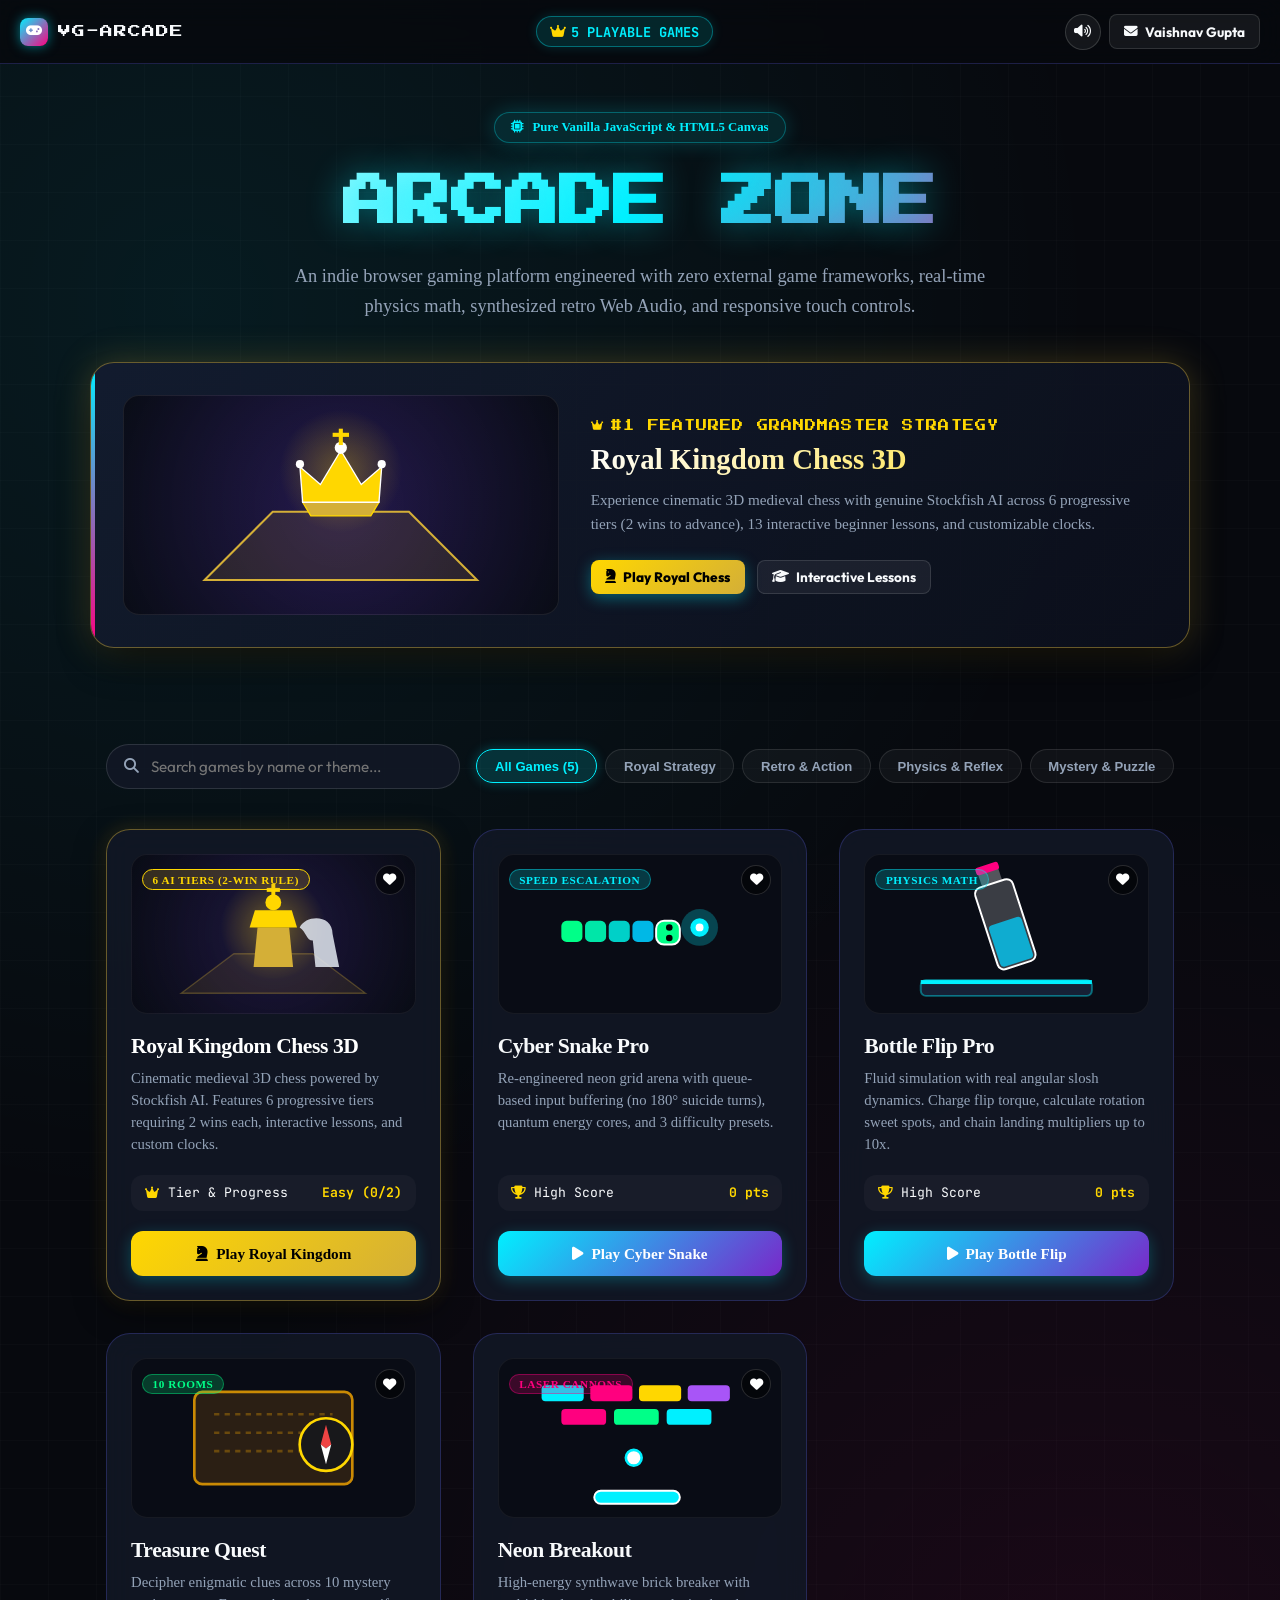
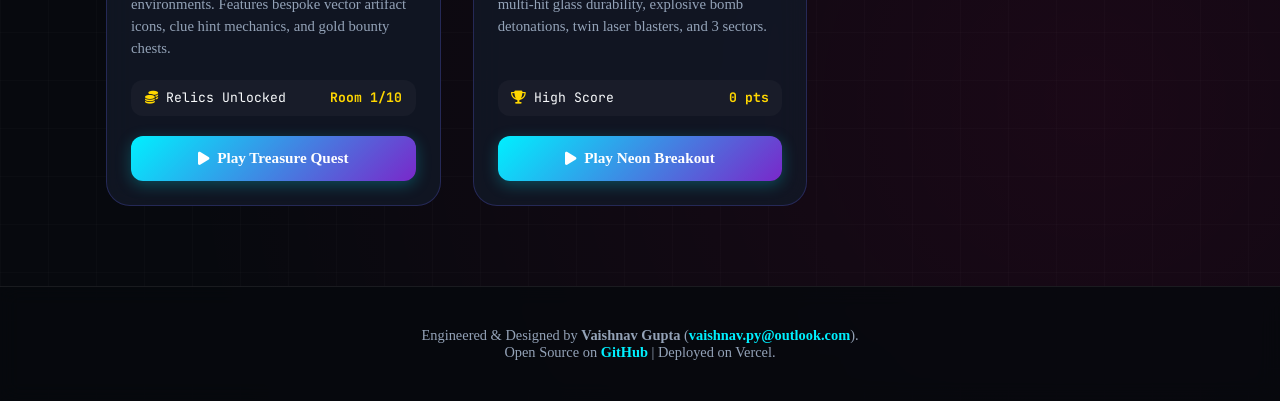
<file: index.html>
<!DOCTYPE html>
<html lang="en">
<head>
    <meta charset="UTF-8">
    <meta name="viewport" content="width=device-width, initial-scale=1.0">
    <title>Arcade Zone | Premium Web Gaming Platform</title>
    <meta name="description" content="A curated collection of modern retro browser games built with pure JavaScript, HTML5 Canvas, Web Audio, and CSS3 by Vaishnav Gupta.">
    <link rel="preconnect" href="https://fonts.googleapis.com">
    <link rel="preconnect" href="https://fonts.gstatic.com" crossorigin>
    <link href="https://fonts.googleapis.com/css2?family=Outfit:wght@300;400;500;600;700;800;900&family=Press+Start+2P&family=JetBrains+Mono:wght@500;700&display=swap" rel="stylesheet">
    <link rel="stylesheet" href="https://cdnjs.cloudflare.com/ajax/libs/font-awesome/6.5.1/css/all.min.css">
    <link rel="stylesheet" href="shared/arcade.css">
    <style>
        body {
            background-color: var(--arcade-bg);
            background-image: 
                radial-gradient(circle at 15% 15%, rgba(0, 240, 255, 0.08) 0%, transparent 45%),
                radial-gradient(circle at 85% 85%, rgba(255, 0, 127, 0.08) 0%, transparent 45%),
                linear-gradient(rgba(255, 255, 255, 0.015) 1px, transparent 1px),
                linear-gradient(90deg, rgba(255, 255, 255, 0.015) 1px, transparent 1px);
            background-size: 100% 100%, 100% 100%, 48px 48px, 48px 48px;
            color: var(--arcade-text);
            min-height: 100vh;
            display: flex;
            flex-direction: column;
            overflow-x: hidden;
        }

        /* Hero */
        .arcade-hero {
            padding: 7rem 1.5rem 2.5rem;
            max-width: 1200px;
            margin: 0 auto;
            width: 100%;
            text-align: center;
        }

        .hero-badge-pill {
            display: inline-flex;
            align-items: center;
            gap: 0.5rem;
            padding: 0.45rem 1rem;
            border-radius: 9999px;
            background: rgba(0, 240, 255, 0.1);
            border: 1px solid rgba(0, 240, 255, 0.3);
            color: var(--arcade-cyan);
            font-size: 0.8rem;
            font-weight: 700;
            margin-bottom: 1.5rem;
            box-shadow: 0 0 20px rgba(0, 240, 255, 0.2);
        }

        .hero-title {
            font-family: var(--arcade-font-retro);
            font-size: clamp(2rem, 5vw, 3.4rem);
            line-height: 1.35;
            margin-bottom: 1.25rem;
            background: linear-gradient(135deg, #ffffff 0%, var(--arcade-cyan) 50%, var(--arcade-pink) 100%);
            -webkit-background-clip: text;
            -webkit-text-fill-color: transparent;
            text-shadow: 0 0 35px rgba(0, 240, 255, 0.4);
        }

        .hero-subtitle {
            font-size: 1.15rem;
            color: var(--arcade-text-dim);
            max-width: 720px;
            margin: 0 auto 2.5rem;
            line-height: 1.65;
        }

        /* Featured Showcase Banner */
        .featured-banner {
            background: linear-gradient(135deg, rgba(20, 28, 48, 0.9) 0%, rgba(12, 16, 28, 0.9) 100%);
            border: 1px solid rgba(0, 240, 255, 0.35);
            border-radius: 1.5rem;
            padding: 2rem;
            max-width: 1100px;
            margin: 0 auto 3.5rem;
            display: grid;
            grid-template-columns: 1fr 1.3fr;
            gap: 2rem;
            align-items: center;
            text-align: left;
            position: relative;
            overflow: hidden;
            box-shadow: 0 20px 40px -15px rgba(0, 0, 0, 0.7), 0 0 30px rgba(0, 240, 255, 0.15);
        }

        .featured-banner::before {
            content: '';
            position: absolute;
            top: 0;
            left: 0;
            width: 4px;
            height: 100%;
            background: linear-gradient(180deg, var(--arcade-cyan), var(--arcade-pink));
        }

        .featured-art {
            background: rgba(0, 0, 0, 0.35);
            border: 1px solid rgba(255, 255, 255, 0.08);
            border-radius: 1rem;
            height: 220px;
            display: flex;
            align-items: center;
            justify-content: center;
            position: relative;
            overflow: hidden;
        }

        .featured-info .spotlight-tag {
            font-family: var(--arcade-font-retro);
            font-size: 0.7rem;
            color: var(--arcade-yellow);
            letter-spacing: 0.1em;
            margin-bottom: 0.75rem;
            display: inline-flex;
            align-items: center;
            gap: 0.4rem;
        }

        .featured-info h3 {
            font-size: 1.8rem;
            font-weight: 800;
            margin-bottom: 0.75rem;
            color: #ffffff;
        }

        .featured-info p {
            color: var(--arcade-text-dim);
            font-size: 0.95rem;
            line-height: 1.55;
            margin-bottom: 1.5rem;
        }

        /* Filter & Search Bar */
        .hub-controls {
            max-width: 1100px;
            margin: 0 auto 2.5rem;
            width: 100%;
            display: flex;
            flex-wrap: wrap;
            gap: 1rem;
            align-items: center;
            justify-content: space-between;
            padding: 0 1rem;
        }

        .search-box {
            position: relative;
            flex: 1;
            min-width: 260px;
        }

        .search-box i {
            position: absolute;
            left: 1.1rem;
            top: 50%;
            transform: translateY(-50%);
            color: var(--arcade-text-dim);
            font-size: 0.95rem;
        }

        .search-input {
            width: 100%;
            background: rgba(18, 24, 38, 0.85);
            border: 1px solid rgba(255, 255, 255, 0.12);
            border-radius: 9999px;
            padding: 0.75rem 1.25rem 0.75rem 2.75rem;
            color: var(--arcade-text);
            font-family: var(--arcade-font-ui);
            font-size: 0.95rem;
            outline: none;
            transition: all 0.25s ease;
        }

        .search-input:focus {
            border-color: var(--arcade-cyan);
            box-shadow: 0 0 15px rgba(0, 240, 255, 0.3);
            background: rgba(22, 30, 48, 0.95);
        }

        .filter-group {
            display: flex;
            gap: 0.5rem;
            flex-wrap: wrap;
        }

        .filter-chip {
            background: rgba(255, 255, 255, 0.04);
            border: 1px solid rgba(255, 255, 255, 0.1);
            color: var(--arcade-text-dim);
            padding: 0.55rem 1.1rem;
            border-radius: 9999px;
            font-size: 0.82rem;
            font-weight: 700;
            cursor: pointer;
            transition: all 0.2s ease;
        }

        .filter-chip:hover {
            border-color: var(--arcade-cyan);
            color: var(--arcade-text);
        }

        .filter-chip.active {
            background: rgba(0, 240, 255, 0.15);
            border-color: var(--arcade-cyan);
            color: var(--arcade-cyan);
            box-shadow: 0 0 12px rgba(0, 240, 255, 0.25);
        }

        /* Games Grid */
        .games-collection {
            max-width: 1100px;
            margin: 0 auto 5rem;
            width: 100%;
            padding: 0 1rem;
        }

        .games-grid {
            display: grid;
            grid-template-columns: repeat(auto-fit, minmax(320px, 1fr));
            gap: 2rem;
        }

        .game-card-hub {
            background: var(--arcade-surface-card);
            border: 1px solid var(--arcade-border);
            border-radius: 1.5rem;
            padding: 1.5rem;
            display: flex;
            flex-direction: column;
            text-decoration: none;
            color: var(--arcade-text);
            transition: all 0.35s cubic-bezier(0.16, 1, 0.3, 1);
            backdrop-filter: blur(14px);
            position: relative;
            overflow: hidden;
        }

        .game-card-hub::before {
            content: '';
            position: absolute;
            top: 0;
            left: 0;
            right: 0;
            height: 3px;
            background: linear-gradient(90deg, transparent, var(--arcade-cyan), transparent);
            opacity: 0;
            transition: opacity 0.3s ease;
        }

        .game-card-hub:hover {
            transform: translateY(-8px);
            border-color: var(--arcade-cyan);
            box-shadow: 0 20px 40px -10px rgba(0, 0, 0, 0.7), 0 0 25px rgba(0, 240, 255, 0.2);
        }

        .game-card-hub:hover::before {
            opacity: 1;
        }

        /* Card Art Canvas / Banner */
        .card-art-box {
            width: 100%;
            height: 160px;
            border-radius: 1rem;
            background: #090c15;
            border: 1px solid rgba(255, 255, 255, 0.06);
            display: flex;
            align-items: center;
            justify-content: center;
            margin-bottom: 1.25rem;
            position: relative;
            overflow: hidden;
            transition: transform 0.35s ease;
        }

        .game-card-hub:hover .card-art-box {
            transform: scale(1.02);
        }

        .card-top-badges {
            position: absolute;
            top: 10px;
            left: 10px;
            right: 10px;
            display: flex;
            justify-content: space-between;
            align-items: center;
            pointer-events: none;
        }

        .diff-pill {
            padding: 0.2rem 0.6rem;
            border-radius: 9999px;
            font-size: 0.7rem;
            font-weight: 800;
            letter-spacing: 0.05em;
            text-transform: uppercase;
        }

        .diff-casual { background: rgba(0, 255, 136, 0.2); color: #00ff88; border: 1px solid rgba(0, 255, 136, 0.4); }
        .diff-medium { background: rgba(0, 240, 255, 0.2); color: #00f0ff; border: 1px solid rgba(0, 240, 255, 0.4); }
        .diff-hard { background: rgba(255, 0, 127, 0.2); color: #ff007f; border: 1px solid rgba(255, 0, 127, 0.4); }

        .fav-toggle-btn {
            pointer-events: auto;
            width: 30px;
            height: 30px;
            border-radius: 50%;
            background: rgba(0, 0, 0, 0.5);
            border: 1px solid rgba(255, 255, 255, 0.15);
            color: #ffffff;
            display: flex;
            align-items: center;
            justify-content: center;
            cursor: pointer;
            transition: all 0.2s ease;
        }

        .fav-toggle-btn.favorited {
            color: var(--arcade-pink);
            background: rgba(255, 0, 127, 0.25);
            border-color: var(--arcade-pink);
        }

        .game-card-hub .card-title {
            font-size: 1.35rem;
            font-weight: 800;
            margin-bottom: 0.5rem;
            letter-spacing: -0.02em;
        }

        .game-card-hub .card-desc {
            font-size: 0.92rem;
            color: var(--arcade-text-dim);
            line-height: 1.5;
            margin-bottom: 1.25rem;
            flex-grow: 1;
        }

        .card-stats-row {
            display: flex;
            justify-content: space-between;
            align-items: center;
            padding: 0.6rem 0.85rem;
            background: rgba(255, 255, 255, 0.03);
            border-radius: 0.75rem;
            margin-bottom: 1.25rem;
            font-size: 0.82rem;
            font-family: var(--arcade-font-mono);
        }

        .card-stats-row .score-tag {
            color: var(--arcade-yellow);
            font-weight: 700;
        }

        .card-play-btn {
            width: 100%;
            padding: 0.85rem 1.25rem;
            background: linear-gradient(135deg, var(--arcade-cyan) 0%, var(--arcade-purple) 100%);
            border: none;
            border-radius: 0.75rem;
            color: #ffffff;
            font-size: 0.95rem;
            font-weight: 700;
            display: inline-flex;
            align-items: center;
            justify-content: center;
            gap: 0.5rem;
            box-shadow: 0 4px 15px rgba(0, 240, 255, 0.25);
            transition: all 0.2s ease;
        }

        .game-card-hub:hover .card-play-btn {
            box-shadow: 0 6px 22px rgba(0, 240, 255, 0.5);
            transform: scale(1.02);
        }

        /* Empty State */
        .empty-search-state {
            display: none;
            text-align: center;
            padding: 4rem 1.5rem;
            max-width: 500px;
            margin: 0 auto;
        }

        .empty-search-state.active {
            display: block;
        }

        .empty-icon {
            font-size: 3.5rem;
            color: var(--arcade-pink);
            margin-bottom: 1rem;
            filter: drop-shadow(0 0 15px rgba(255, 0, 127, 0.4));
        }

        /* Footer */
        footer {
            border-top: 1px solid rgba(255, 255, 255, 0.08);
            padding: 2.5rem 1.5rem;
            text-align: center;
            color: var(--arcade-text-dim);
            font-size: 0.9rem;
            background: rgba(7, 9, 14, 0.85);
            backdrop-filter: blur(10px);
            margin-top: auto;
        }

        footer a {
            color: var(--arcade-cyan);
            text-decoration: none;
            font-weight: 600;
        }

        footer a:hover {
            text-decoration: underline;
        }

        @media (max-width: 768px) {
            .featured-banner {
                grid-template-columns: 1fr;
                padding: 1.5rem;
            }
            .featured-art {
                height: 170px;
            }
            .hub-controls {
                flex-direction: column;
                align-items: stretch;
            }
        }
    </style>
</head>
<body>

    <!-- Top Navigation -->
    <header class="arcade-header">
        <a href="index.html" class="arcade-brand">
            <div class="arcade-brand-icon"><i class="fas fa-gamepad"></i></div>
            <span>VG-ARCADE</span>
        </a>

        <div class="arcade-stats-bar">
            <div class="arcade-badge arcade-badge-highlight">
                <i class="fas fa-crown" style="color:var(--arcade-yellow);"></i> <span>5 PLAYABLE GAMES</span>
            </div>
        </div>

        <div class="arcade-actions">
            <button class="arcade-btn arcade-btn-icon arcade-sound-btn" onclick="ArcadeAudio.toggleMute()" title="Mute/Unmute Audio">
                <i class="fas fa-volume-up"></i>
            </button>
            <a href="mailto:vaishnav.py@outlook.com" class="arcade-btn arcade-btn-ghost" title="Contact Developer">
                <i class="fas fa-envelope"></i> <span class="hide-mobile">Vaishnav Gupta</span>
            </a>
        </div>
    </header>

    <!-- Hero Section -->
    <section class="arcade-hero">
        <div class="hero-badge-pill">
            <i class="fas fa-microchip"></i> Pure Vanilla JavaScript &amp; HTML5 Canvas
        </div>
        <h1 class="hero-title">ARCADE ZONE</h1>
        <p class="hero-subtitle">
            An indie browser gaming platform engineered with zero external game frameworks, real-time physics math, synthesized retro Web Audio, and responsive touch controls.
        </p>

        <!-- Featured Spotlight Showcase: Royal Kingdom Chess -->
        <div class="featured-banner" style="border-color: rgba(212, 175, 55, 0.45); box-shadow: 0 20px 40px -15px rgba(0, 0, 0, 0.8), 0 0 35px rgba(212, 175, 55, 0.25);">
            <div class="featured-art" style="background: radial-gradient(circle at 50% 50%, rgba(76, 29, 149, 0.35) 0%, rgba(9, 12, 21, 0.95) 100%);">
                <!-- Custom SVG Vector Artwork for Royal Kingdom Chess -->
                <svg viewBox="0 0 240 160" width="100%" height="100%">
                    <defs>
                        <radialGradient id="chessGlow" cx="50%" cy="50%" r="50%">
                            <stop offset="0%" stop-color="#ffd700" stop-opacity="0.3" />
                            <stop offset="100%" stop-color="#ffd700" stop-opacity="0" />
                        </radialGradient>
                    </defs>
                    <polygon points="20,135 70,85 170,85 220,135" fill="rgba(212, 175, 55, 0.12)" stroke="#d4af37" stroke-width="1.5" />
                    <circle cx="120" cy="55" r="45" fill="url(#chessGlow)" />
                    <path d="M92 78 L148 78 L142 88 L98 88 Z" fill="#d4af37" stroke="#ffd700" stroke-width="1" />
                    <path d="M92 78 L90 52 L105 65 L120 40 L135 65 L150 52 L148 78 Z" fill="#ffd700" stroke="#ffffff" stroke-width="1" />
                    <circle cx="90" cy="50" r="3" fill="#ffffff" />
                    <circle cx="120" cy="38" r="4.5" fill="#ffffff" />
                    <circle cx="150" cy="50" r="3" fill="#ffffff" />
                    <rect x="118.5" y="24" width="3" height="12" fill="#ffd700" />
                    <rect x="114" y="27" width="12" height="3" fill="#ffd700" />
                </svg>
            </div>
            <div class="featured-info">
                <div class="spotlight-tag" style="color:var(--arcade-yellow);"><i class="fas fa-crown"></i> #1 FEATURED GRANDMASTER STRATEGY</div>
                <h3 style="background: linear-gradient(135deg, #ffffff 0%, #ffd700 100%); -webkit-background-clip: text; -webkit-text-fill-color: transparent;">Royal Kingdom Chess 3D</h3>
                <p>
                    Experience cinematic 3D medieval chess with genuine Stockfish AI across 6 progressive tiers (2 wins to advance), 13 interactive beginner lessons, and customizable clocks.
                </p>
                <div style="display:flex; gap:0.75rem; flex-wrap:wrap;">
                    <a href="games/chess/index.html" class="arcade-btn arcade-btn-primary" style="background: linear-gradient(135deg, #ffd700 0%, #d4af37 100%); color:#000; font-weight:800;">
                        <i class="fas fa-chess-knight"></i> Play Royal Chess
                    </a>
                    <a href="games/chess/index.html" class="arcade-btn arcade-btn-ghost">
                        <i class="fas fa-graduation-cap"></i> Interactive Lessons
                    </a>
                </div>
            </div>
        </div>
    </section>

    <!-- Hub Controls (Search & Category Filters) -->
    <div class="hub-controls">
        <div class="search-box">
            <i class="fas fa-search"></i>
            <input type="text" id="searchInput" class="search-input" placeholder="Search games by name or theme..." oninput="handleSearch()">
        </div>

        <div class="filter-group">
            <button class="filter-chip active" data-cat="all" onclick="filterCategory('all')">All Games (5)</button>
            <button class="filter-chip" data-cat="strategy" onclick="filterCategory('strategy')">Royal Strategy</button>
            <button class="filter-chip" data-cat="action" onclick="filterCategory('action')">Retro &amp; Action</button>
            <button class="filter-chip" data-cat="physics" onclick="filterCategory('physics')">Physics &amp; Reflex</button>
            <button class="filter-chip" data-cat="puzzle" onclick="filterCategory('puzzle')">Mystery &amp; Puzzle</button>
        </div>
    </div>

    <!-- Games Collection -->
    <main class="games-collection">
        <div class="games-grid" id="gamesGrid">

            <!-- 1. Royal Kingdom Chess 3D (FIRST FEATURED GAME) -->
            <a href="games/chess/index.html" class="game-card-hub" data-id="chess" data-cat="strategy" data-title="Royal Kingdom Chess 3D" onmouseenter="ArcadeAudio.playClick()" style="border-color: rgba(212, 175, 55, 0.45); box-shadow: 0 10px 30px rgba(0,0,0,0.6), 0 0 20px rgba(212, 175, 55, 0.2);">
                <div class="card-art-box" style="background: radial-gradient(circle at 50% 50%, rgba(76, 29, 149, 0.25) 0%, #090c15 100%);">
                    <div class="card-top-badges">
                        <span class="diff-pill" style="background:rgba(212, 175, 55, 0.2); color:#ffd700; border:1px solid #ffd700;">6 AI Tiers (2-Win Rule)</span>
                        <button class="fav-toggle-btn" onclick="event.preventDefault(); toggleFav('chess', this)" title="Bookmark"><i class="fas fa-heart"></i></button>
                    </div>
                    <!-- Custom SVG Art: Golden King & Knight -->
                    <svg viewBox="0 0 200 120" width="100%" height="100%">
                        <defs>
                            <radialGradient id="cardGlow" cx="50%" cy="50%" r="50%">
                                <stop offset="0%" stop-color="#ffd700" stop-opacity="0.35" />
                                <stop offset="100%" stop-color="#ffd700" stop-opacity="0" />
                            </radialGradient>
                        </defs>
                        <circle cx="100" cy="55" r="40" fill="url(#cardGlow)" />
                        <polygon points="30,105 70,75 130,75 170,105" fill="rgba(212, 175, 55, 0.1)" stroke="rgba(212, 175, 55, 0.3)" stroke-width="1" />
                        <path d="M85 85 L115 85 L112 55 L88 55 Z" fill="#d4af37" />
                        <path d="M82 55 L118 55 L114 42 L86 42 Z" fill="#ffd700" />
                        <circle cx="100" cy="36" r="6" fill="#ffd700" />
                        <rect x="98.5" y="22" width="3" height="10" fill="#ffd700" />
                        <rect x="95" y="25" width="10" height="3" fill="#ffd700" />
                        <path d="M125 85 L150 85 L145 60 C145 45, 125 45, 120 55 C125 58, 125 65, 130 65 L132 85 Z" fill="#e2e8f0" opacity="0.85" />
                    </svg>
                </div>
                <h2 class="card-title" style="color:#ffffff;">Royal Kingdom Chess 3D</h2>
                <p class="card-desc">
                    Cinematic medieval 3D chess powered by Stockfish AI. Features 6 progressive tiers requiring 2 wins each, interactive lessons, and custom clocks.
                </p>
                <div class="card-stats-row">
                    <span><i class="fas fa-crown" style="color:var(--arcade-yellow);"></i> Tier &amp; Progress</span>
                    <span class="score-tag" id="hs_chess">Easy (0/2)</span>
                </div>
                <div class="card-play-btn" style="background: linear-gradient(135deg, #ffd700 0%, #d4af37 100%); color:#000; font-weight:800;">
                    <i class="fas fa-chess-knight"></i> Play Royal Kingdom
                </div>
            </a>

            <!-- 2. Cyber Snake Pro -->
            <a href="games/snake/index.html" class="game-card-hub" data-id="snake" data-cat="action" data-title="Cyber Snake Pro" onmouseenter="ArcadeAudio.playClick()">
                <div class="card-art-box">
                    <div class="card-top-badges">
                        <span class="diff-pill diff-medium">Speed Escalation</span>
                        <button class="fav-toggle-btn" onclick="event.preventDefault(); toggleFav('snake', this)" title="Bookmark"><i class="fas fa-heart"></i></button>
                    </div>
                    <!-- Custom SVG Art: Neon Snake & Quantum Core -->
                    <svg viewBox="0 0 200 120" width="100%" height="100%">
                        <circle cx="145" cy="55" r="14" fill="rgba(0, 240, 255, 0.25)" />
                        <circle cx="145" cy="55" r="7" fill="#00f0ff" />
                        <circle cx="145" cy="55" r="3" fill="#ffffff" />
                        <!-- Snake Body Segments -->
                        <rect x="40" y="50" width="16" height="16" rx="4" fill="#00ff88" />
                        <rect x="58" y="50" width="16" height="16" rx="4" fill="#00e6a8" />
                        <rect x="76" y="50" width="16" height="16" rx="4" fill="#00d0c8" />
                        <rect x="94" y="50" width="16" height="16" rx="4" fill="#00b8e6" />
                        <rect x="112" y="50" width="18" height="18" rx="6" fill="#00ff88" stroke="#ffffff" stroke-width="1.5" />
                        <!-- Eyes -->
                        <circle cx="122" cy="55" r="2.5" fill="#000000" />
                        <circle cx="122" cy="63" r="2.5" fill="#000000" />
                    </svg>
                </div>
                <h2 class="card-title">Cyber Snake Pro</h2>
                <p class="card-desc">
                    Re-engineered neon grid arena with queue-based input buffering (no 180° suicide turns), quantum energy cores, and 3 difficulty presets.
                </p>
                <div class="card-stats-row">
                    <span><i class="fas fa-trophy" style="color:var(--arcade-yellow);"></i> High Score</span>
                    <span class="score-tag" id="hs_snake">0</span>
                </div>
                <div class="card-play-btn">
                    <i class="fas fa-play"></i> Play Cyber Snake
                </div>
            </a>

            <!-- 2. Bottle Flip Pro -->
            <a href="games/bottle/index.html" class="game-card-hub" data-id="bottle" data-cat="physics" data-title="Bottle Flip Pro" onmouseenter="ArcadeAudio.playClick()">
                <div class="card-art-box">
                    <div class="card-top-badges">
                        <span class="diff-pill diff-medium">Physics Math</span>
                        <button class="fav-toggle-btn" onclick="event.preventDefault(); toggleFav('bottle', this)" title="Bookmark"><i class="fas fa-heart"></i></button>
                    </div>
                    <!-- Custom SVG Art: 2.5D Glossy Bottle & Landing Platform -->
                    <svg viewBox="0 0 200 120" width="100%" height="100%">
                        <!-- Platform -->
                        <rect x="35" y="95" width="130" height="12" rx="4" fill="#162035" stroke="rgba(0, 240, 255, 0.4)" stroke-width="1.5" />
                        <rect x="35" y="95" width="130" height="3" fill="#00f0ff" />
                        <!-- Bottle (Tilted Stunt) -->
                        <g transform="translate(100, 55) rotate(-18)">
                            <rect x="-15" y="-35" width="30" height="65" rx="5" fill="rgba(255,255,255,0.2)" stroke="#ffffff" stroke-width="1.5" />
                            <rect x="-13" y="-5" width="26" height="33" rx="3" fill="rgba(0, 210, 255, 0.75)" />
                            <rect x="-8" y="-45" width="16" height="10" fill="rgba(255,255,255,0.3)" />
                            <rect x="-9" y="-50" width="18" height="6" rx="2" fill="#ff007f" />
                        </g>
                    </svg>
                </div>
                <h2 class="card-title">Bottle Flip Pro</h2>
                <p class="card-desc">
                    Fluid simulation with real angular slosh dynamics. Charge flip torque, calculate rotation sweet spots, and chain landing multipliers up to 10x.
                </p>
                <div class="card-stats-row">
                    <span><i class="fas fa-trophy" style="color:var(--arcade-yellow);"></i> High Score</span>
                    <span class="score-tag" id="hs_bottle">0</span>
                </div>
                <div class="card-play-btn">
                    <i class="fas fa-play"></i> Play Bottle Flip
                </div>
            </a>

            <!-- 3. Treasure Quest Adventure -->
            <a href="games/treasure/index.html" class="game-card-hub" data-id="treasure" data-cat="puzzle" data-title="Treasure Quest Adventure" onmouseenter="ArcadeAudio.playClick()">
                <div class="card-art-box">
                    <div class="card-top-badges">
                        <span class="diff-pill diff-casual">10 Rooms</span>
                        <button class="fav-toggle-btn" onclick="event.preventDefault(); toggleFav('treasure', this)" title="Bookmark"><i class="fas fa-heart"></i></button>
                    </div>
                    <!-- Custom SVG Art: Compass & Ancient Scroll -->
                    <svg viewBox="0 0 200 120" width="100%" height="100%">
                        <!-- Aged parchment -->
                        <rect x="40" y="25" width="120" height="70" rx="6" fill="#2b1f14" stroke="#ca8a04" stroke-width="2" />
                        <line x1="55" y1="42" x2="145" y2="42" stroke="rgba(202, 138, 4, 0.4)" stroke-width="2" stroke-dasharray="4,4" />
                        <line x1="55" y1="56" x2="135" y2="56" stroke="rgba(202, 138, 4, 0.4)" stroke-width="2" stroke-dasharray="4,4" />
                        <line x1="55" y1="70" x2="120" y2="70" stroke="rgba(202, 138, 4, 0.4)" stroke-width="2" stroke-dasharray="4,4" />
                        <!-- Golden Compass -->
                        <circle cx="140" cy="65" r="20" fill="#18181b" stroke="#ffd700" stroke-width="2" />
                        <polygon points="140,50 144,65 140,68 136,65" fill="#ef4444" />
                        <polygon points="140,80 144,65 140,68 136,65" fill="#ffffff" />
                    </svg>
                </div>
                <h2 class="card-title">Treasure Quest</h2>
                <p class="card-desc">
                    Decipher enigmatic clues across 10 mystery environments. Features bespoke vector artifact icons, clue hint mechanics, and gold bounty chests.
                </p>
                <div class="card-stats-row">
                    <span><i class="fas fa-coins" style="color:var(--arcade-yellow);"></i> Relics Unlocked</span>
                    <span class="score-tag" id="hs_treasure">Room 1/10</span>
                </div>
                <div class="card-play-btn">
                    <i class="fas fa-play"></i> Play Treasure Quest
                </div>
            </a>

            <!-- 4. Neon Breakout -->
            <a href="games/breaker/index.html" class="game-card-hub" data-id="breaker" data-cat="action" data-title="Neon Breakout" onmouseenter="ArcadeAudio.playClick()">
                <div class="card-art-box">
                    <div class="card-top-badges">
                        <span class="diff-pill diff-hard">Laser Cannons</span>
                        <button class="fav-toggle-btn" onclick="event.preventDefault(); toggleFav('breaker', this)" title="Bookmark"><i class="fas fa-heart"></i></button>
                    </div>
                    <!-- Custom SVG Art: Glass Bricks & Ball -->
                    <svg viewBox="0 0 200 120" width="100%" height="100%">
                        <rect x="25" y="20" width="32" height="12" rx="3" fill="#00f0ff" />
                        <rect x="62" y="20" width="32" height="12" rx="3" fill="#ff007f" />
                        <rect x="99" y="20" width="32" height="12" rx="3" fill="#ffd700" />
                        <rect x="136" y="20" width="32" height="12" rx="3" fill="#a855f7" />

                        <rect x="40" y="38" width="34" height="12" rx="3" fill="#ff007f" />
                        <rect x="80" y="38" width="34" height="12" rx="3" fill="#00ff88" />
                        <rect x="120" y="38" width="34" height="12" rx="3" fill="#00f0ff" />

                        <!-- Ball -->
                        <circle cx="95" cy="75" r="6" fill="#ffffff" stroke="#00f0ff" stroke-width="2" />
                        <!-- Paddle -->
                        <rect x="65" y="100" width="65" height="10" rx="5" fill="#00f0ff" stroke="#ffffff" stroke-width="1.5" />
                    </svg>
                </div>
                <h2 class="card-title">Neon Breakout</h2>
                <p class="card-desc">
                    High-energy synthwave brick breaker with multi-hit glass durability, explosive bomb detonations, twin laser blasters, and 3 sectors.
                </p>
                <div class="card-stats-row">
                    <span><i class="fas fa-trophy" style="color:var(--arcade-yellow);"></i> High Score</span>
                    <span class="score-tag" id="hs_breaker">0</span>
                </div>
                <div class="card-play-btn">
                    <i class="fas fa-play"></i> Play Neon Breakout
                </div>
            </a>

        </div>

        <!-- Empty Filter State -->
        <div class="empty-search-state" id="emptyState">
            <div class="empty-icon"><i class="fas fa-ghost"></i></div>
            <h3 style="font-size:1.4rem; margin-bottom:0.5rem;">No Games Found</h3>
            <p style="color:var(--arcade-text-dim); margin-bottom:1.5rem;">
                No arcade game matched your query. Try searching for "Chess", "Snake", "Bottle", "Treasure", or "Breakout".
            </p>
            <button class="arcade-btn arcade-btn-primary" onclick="resetFilters()">
                <i class="fas fa-undo"></i> Reset Filters
            </button>
        </div>
    </main>

    <!-- Footer -->
    <footer>
        <p>
            Engineered &amp; Designed by <strong>Vaishnav Gupta</strong> (<a href="mailto:vaishnav.py@outlook.com">vaishnav.py@outlook.com</a>).
            <br>
            Open Source on <a href="https://github.com/vaishnavgupta07/arcade-games" target="_blank" rel="noopener">GitHub</a> | Deployed on Vercel.
        </p>
    </footer>

    <!-- Scripts -->
    <script src="shared/arcade-core.js"></script>
    <script>
        let currentCat = 'all';

        function loadStats() {
            // Royal Kingdom Chess progress
            try {
                const chessHistory = JSON.parse(localStorage.getItem('arcade_chess_match_history') || '[]');
                const winsEasy = chessHistory.filter(r => r.difficulty === 'easy' && r.result === 'win').length;
                const winsMed = chessHistory.filter(r => r.difficulty === 'medium' && r.result === 'win').length;
                const winsNorm = chessHistory.filter(r => r.difficulty === 'normal' && r.result === 'win').length;
                const winsHard = chessHistory.filter(r => r.difficulty === 'hard' && r.result === 'win').length;
                const winsVH = chessHistory.filter(r => r.difficulty === 'very_hard' && r.result === 'win').length;
                const winsExp = chessHistory.filter(r => r.difficulty === 'expert' && r.result === 'win').length;

                let tierLabel = 'Easy';
                let tierWins = winsEasy;
                if (winsEasy >= 2) { tierLabel = 'Medium'; tierWins = winsMed; }
                if (winsEasy >= 2 && winsMed >= 2) { tierLabel = 'Normal'; tierWins = winsNorm; }
                if (winsEasy >= 2 && winsMed >= 2 && winsNorm >= 2) { tierLabel = 'Hard'; tierWins = winsHard; }
                if (winsEasy >= 2 && winsMed >= 2 && winsNorm >= 2 && winsHard >= 2) { tierLabel = 'Very Hard'; tierWins = winsVH; }
                if (winsEasy >= 2 && winsMed >= 2 && winsNorm >= 2 && winsHard >= 2 && winsVH >= 2) { tierLabel = 'Expert'; tierWins = winsExp; }

                const chessBadge = document.getElementById('hs_chess');
                if (chessBadge) {
                    chessBadge.innerText = `${tierLabel} (${Math.min(2, tierWins)}/2)`;
                }
            } catch (e) {}

            // Snake best score
            const snakeBest = Math.max(
                ArcadeStorage.getHighScore('snake_arcade', 0),
                ArcadeStorage.getHighScore('snake_turbo', 0),
                ArcadeStorage.getHighScore('snake_casual', 0),
                parseInt(localStorage.getItem('snakeBestScore') || 0)
            );
            document.getElementById('hs_snake').innerText = `${snakeBest} pts`;

            // Bottle best score
            const bottleBest = Math.max(
                ArcadeStorage.getHighScore('bottle_classic', 0),
                ArcadeStorage.getHighScore('bottle_moving', 0),
                parseInt(localStorage.getItem('bottleBestScore') || 0)
            );
            document.getElementById('hs_bottle').innerText = `${bottleBest} pts`;

            // Treasure room
            const treasureLvl = localStorage.getItem('arcade_treasure_level') || 1;
            document.getElementById('hs_treasure').innerText = `Room ${treasureLvl}/10`;

            // Breaker score
            const breakerBest = ArcadeStorage.getHighScore('breaker', 0);
            document.getElementById('hs_breaker').innerText = `${breakerBest} pts`;

            // Mark favorites
            document.querySelectorAll('.game-card-hub').forEach(card => {
                const id = card.getAttribute('data-id');
                const btn = card.querySelector('.fav-toggle-btn');
                if (ArcadeStorage.isFavorite(id)) {
                    btn.classList.add('favorited');
                }
            });
        }

        function toggleFav(id, btn) {
            const isFav = ArcadeStorage.toggleFavorite(id);
            btn.classList.toggle('favorited', isFav);
            ArcadeAudio.playClick();
        }

        function filterCategory(cat) {
            currentCat = cat;
            document.querySelectorAll('.filter-chip').forEach(c => {
                c.classList.toggle('active', c.getAttribute('data-cat') === cat);
            });
            handleSearch();
            ArcadeAudio.playClick();
        }

        function handleSearch() {
            const query = document.getElementById('searchInput').value.trim().toLowerCase();
            const cards = document.querySelectorAll('.game-card-hub');
            let visibleCount = 0;

            cards.forEach(card => {
                const title = card.getAttribute('data-title').toLowerCase();
                const desc = card.querySelector('.card-desc').innerText.toLowerCase();
                const cat = card.getAttribute('data-cat');

                const matchesQuery = title.includes(query) || desc.includes(query);
                const matchesCat = (currentCat === 'all') || (cat === currentCat);

                if (matchesQuery && matchesCat) {
                    card.style.display = 'flex';
                    visibleCount++;
                } else {
                    card.style.display = 'none';
                }
            });

            const emptyState = document.getElementById('emptyState');
            if (visibleCount === 0) {
                emptyState.classList.add('active');
            } else {
                emptyState.classList.remove('active');
            }
        }

        function resetFilters() {
            document.getElementById('searchInput').value = '';
            filterCategory('all');
        }

        document.addEventListener('DOMContentLoaded', loadStats);
    </script>
</body>
</html>
</file>
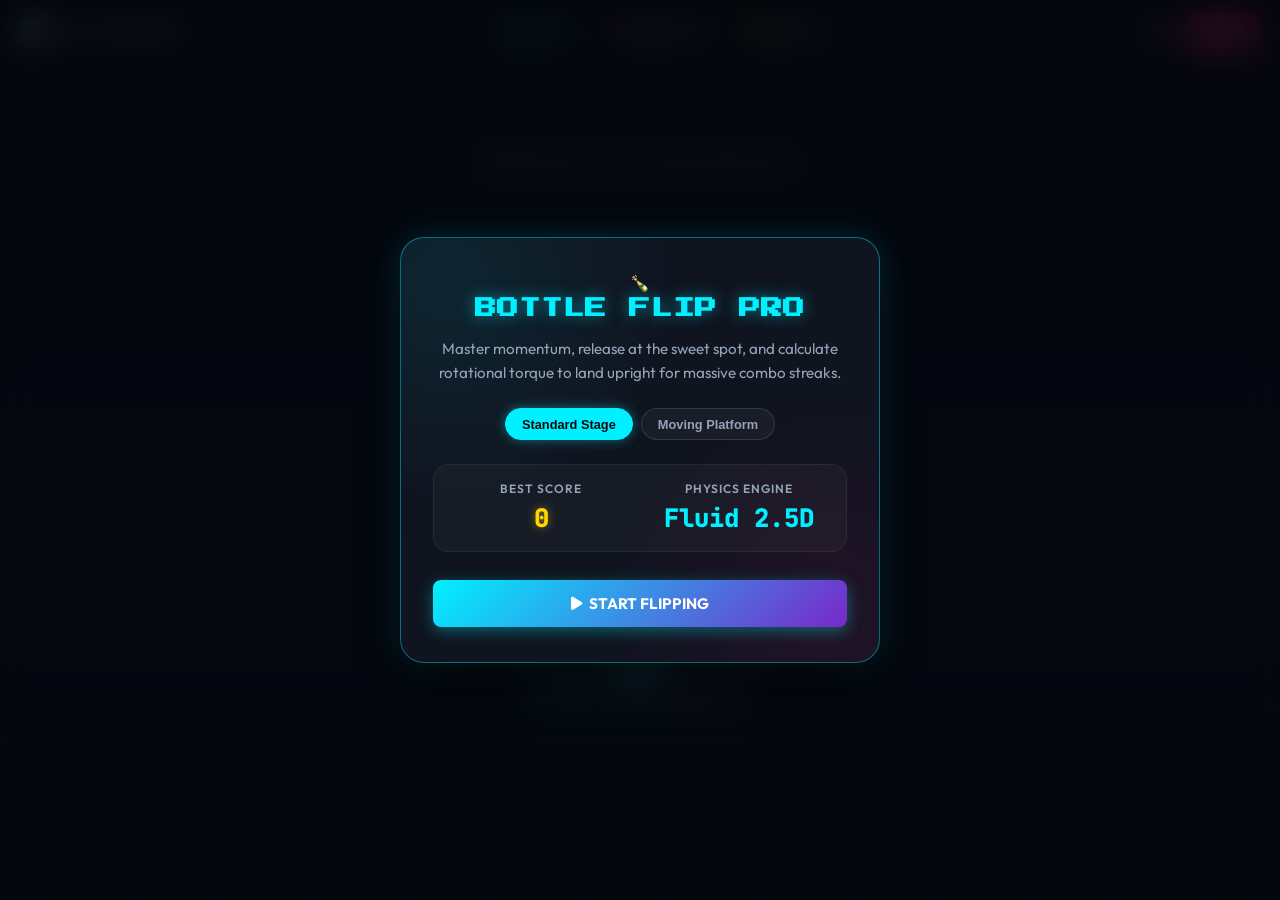
<file: games/bottle/index.html>
<!DOCTYPE html>
<html lang="en">
<head>
  <meta charset="UTF-8">
  <meta name="viewport" content="width=device-width, initial-scale=1.0, maximum-scale=1.0, user-scalable=no">
  <title>Bottle Flip Pro | VG-Arcade</title>
  <meta name="description" content="Realistic 2.5D physics bottle flipping simulator with dynamic fluid mechanics and streak multipliers by Vaishnav Gupta.">
  <link rel="stylesheet" href="https://cdnjs.cloudflare.com/ajax/libs/font-awesome/6.5.1/css/all.min.css">
  <link rel="stylesheet" href="style.css">
</head>
<body>

  <!-- Top Arcade Header -->
  <header class="arcade-header">
    <a href="../../index.html" class="arcade-brand" title="Back to Arcade Zone">
      <div class="arcade-brand-icon"><i class="fas fa-gamepad"></i></div>
      <span>VG-ARCADE</span>
    </a>

    <div class="arcade-stats-bar">
      <div class="arcade-badge arcade-badge-highlight">
        <span>SCORE:</span> <span id="currentScore">0</span>
      </div>
      <div class="arcade-badge">
        <i class="fas fa-fire" style="color:var(--arcade-pink);"></i>
        <span>STREAK:</span> <span id="currentStreak">0</span>x
      </div>
      <div class="arcade-badge">
        <i class="fas fa-trophy" style="color:var(--arcade-yellow);"></i>
        <span>BEST:</span> <span id="bestScore">0</span>
      </div>
    </div>

    <div class="arcade-actions">
      <button class="arcade-btn arcade-btn-icon arcade-sound-btn" onclick="ArcadeAudio.toggleMute()" title="Mute/Unmute Audio">
        <i class="fas fa-volume-up"></i>
      </button>
      <a href="../../index.html" class="arcade-btn arcade-btn-danger" title="Exit to Hub">
        <i class="fas fa-door-open"></i> <span class="hide-mobile">Exit</span>
      </a>
    </div>
  </header>

  <!-- Dynamic Streak Callout -->
  <div class="streak-floater" id="streakBanner">🔥 2X COMBO!</div>

  <!-- Instruction Guide -->
  <div class="flip-guide" id="flipGuide">
    <i class="fas fa-hand-pointer"></i>
    <span>Hold mouse or touch to charge, release to flip!</span>
  </div>

  <!-- Power Gauge HUD -->
  <div class="power-hud" id="powerHud">
    <div class="power-label-row">
      <span>FLIP TORQUE</span>
      <span id="powerPercent">0%</span>
    </div>
    <div class="power-track">
      <div class="sweet-spot-marker"></div>
      <div class="power-fill" id="powerFill"></div>
    </div>
  </div>

  <canvas id="gameCanvas"></canvas>

  <!-- Start Modal -->
  <div class="arcade-modal-backdrop active" id="startModal">
    <div class="arcade-modal-card">
      <div class="game-badge-icon">🍾</div>
      <h1 class="arcade-modal-title">BOTTLE FLIP PRO</h1>
      <p class="arcade-modal-desc">
        Master momentum, release at the sweet spot, and calculate rotational torque to land upright for massive combo streaks.
      </p>

      <div class="arcade-difficulty-tabs">
        <button class="arcade-diff-btn active" data-mode="classic" onclick="setGameMode('classic')">Standard Stage</button>
        <button class="arcade-diff-btn" data-mode="moving" onclick="setGameMode('moving')">Moving Platform</button>
      </div>

      <div class="arcade-stat-grid">
        <div class="arcade-stat-item">
          <div class="label">Best Score</div>
          <div class="val highlight" id="modalBestDisplay">0</div>
        </div>
        <div class="arcade-stat-item">
          <div class="label">Physics Engine</div>
          <div class="val" style="color:var(--arcade-cyan);">Fluid 2.5D</div>
        </div>
      </div>

      <div class="arcade-modal-buttons">
        <button class="arcade-btn arcade-btn-primary" onclick="startGame()">
          <i class="fas fa-play"></i> START FLIPPING
        </button>
      </div>
    </div>
  </div>

  <!-- Game Over Modal -->
  <div class="arcade-modal-backdrop" id="gameOverModal">
    <div class="arcade-modal-card">
      <h2 class="arcade-modal-title" id="gameOverTitle" style="color:var(--arcade-pink);">BOTTLE TOPPLED!</h2>
      <p class="arcade-modal-desc" id="gameOverMsg">A slight miscalculation in angular torque.</p>

      <div class="arcade-stat-grid">
        <div class="arcade-stat-item">
          <div class="label">Final Score</div>
          <div class="val highlight" id="finalScoreVal">0</div>
        </div>
        <div class="arcade-stat-item">
          <div class="label">Best Score</div>
          <div class="val" id="bestScoreVal">0</div>
        </div>
      </div>

      <div class="arcade-modal-buttons">
        <button class="arcade-btn arcade-btn-primary" onclick="restartGame()">
          <i class="fas fa-redo"></i> TRY AGAIN
        </button>
        <a href="../../index.html" class="arcade-btn arcade-btn-ghost">
          <i class="fas fa-home"></i> HUB
        </a>
      </div>
    </div>
  </div>

  <script src="../../shared/arcade-core.js"></script>
  <script>
    const canvas = document.getElementById("gameCanvas");
    const ctx = canvas.getContext("2d");

    // Game Mode & Stats
    let gameMode = 'classic';
    let score = 0;
    let streak = 0;
    let bestScore = 0;
    let state = 'IDLE'; // IDLE, CHARGING, FLIPPING, LANDED, FALLEN, GAMEOVER

    // Physics
    const GRAVITY = 0.58;
    let power = 0;
    let powerSpeed = 0.52;
    let maxPower = 24;
    let powerDir = 1;

    // Platform State
    let platform = {
      x: 0,
      y: 0,
      w: 220,
      h: 24,
      targetX: 0,
      dir: 1,
      speed: 1.5
    };

    // Bottle State
    const bottle = {
      w: 42,
      h: 110,
      x: 0,
      y: 0,
      vx: 0,
      vy: 0,
      angle: 0,
      vRot: 0,
      slosh: 0,      // Liquid slosh offset angle
      vSlosh: 0      // Liquid slosh velocity
    };

    // Lights
    let spotlightAngle = 0;

    ArcadeStorage.recordPlay('bottle');

    function updateHighScore() {
      bestScore = ArcadeStorage.getHighScore(`bottle_${gameMode}`, 0);
      document.getElementById("bestScore").innerText = bestScore;
      document.getElementById("modalBestDisplay").innerText = bestScore;
    }

    function setGameMode(mode) {
      gameMode = mode;
      document.querySelectorAll(".arcade-diff-btn").forEach(btn => {
        btn.classList.toggle("active", btn.getAttribute("data-mode") === mode);
      });
      updateHighScore();
      ArcadeAudio.playClick();
    }

    function resizeCanvas() {
      canvas.width = window.innerWidth;
      canvas.height = window.innerHeight;

      platform.y = canvas.height * 0.76;
      if (state === 'IDLE' || state === 'CHARGING') {
        platform.x = (canvas.width - platform.w) / 2;
        bottle.x = platform.x + platform.w / 2;
        bottle.y = platform.y - bottle.h;
      }
    }
    window.addEventListener("resize", resizeCanvas);

    function startGame() {
      document.getElementById("startModal").classList.remove("active");
      document.getElementById("gameOverModal").classList.remove("active");
      score = 0;
      streak = 0;
      document.getElementById("currentScore").innerText = score;
      document.getElementById("currentStreak").innerText = streak;
      
      resetToIdle();
      state = 'IDLE';
      updateHighScore();
      ArcadeAudio.playClick();
    }

    function restartGame() {
      startGame();
    }

    function resetToIdle() {
      platform.x = (canvas.width - platform.w) / 2;
      platform.y = canvas.height * 0.76;
      bottle.x = platform.x + platform.w / 2;
      bottle.y = platform.y - bottle.h;
      bottle.vx = 0;
      bottle.vy = 0;
      bottle.angle = 0;
      bottle.vRot = 0;
      bottle.slosh = 0;
      bottle.vSlosh = 0;
      state = 'IDLE';
    }

    // --- INPUT HANDLING ---
    function handleChargeStart(e) {
      if (state !== 'IDLE') return;
      if (e.target.closest('.arcade-header') || e.target.closest('.arcade-modal-backdrop')) return;
      
      state = 'CHARGING';
      power = 0;
      powerDir = 1;
      document.getElementById("powerHud").classList.add("charging");
      document.getElementById("flipGuide").style.opacity = '0';
    }

    function handleChargeEnd(e) {
      if (state !== 'CHARGING') return;
      state = 'FLIPPING';
      document.getElementById("powerHud").classList.remove("charging");

      // Calculate vertical and rotational impulses
      const sweetRatio = power / maxPower;
      bottle.vy = -power;
      // Rotational torque tuned so sweet spot (~70%) yields ~360° rotation!
      bottle.vRot = (power * 0.94) + 1.2;
      bottle.vSlosh = -power * 0.15;

      ArcadeAudio.playFlip();
    }

    window.addEventListener("mousedown", handleChargeStart);
    window.addEventListener("touchstart", (e) => {
      if (e.touches.length === 1) handleChargeStart(e);
    }, { passive: true });

    window.addEventListener("mouseup", handleChargeEnd);
    window.addEventListener("touchend", handleChargeEnd, { passive: true });

    // Keyboard Spacebar
    window.addEventListener("keydown", (e) => {
      if (e.code === "Space" && state === 'IDLE') {
        e.preventDefault();
        handleChargeStart(e);
      }
    });
    window.addEventListener("keyup", (e) => {
      if (e.code === "Space" && state === 'CHARGING') {
        e.preventDefault();
        handleChargeEnd(e);
      }
    });

    // --- GAME LOOP ---
    function loop() {
      update();
      render();
      requestAnimationFrame(loop);
    }

    function update() {
      spotlightAngle += 0.015;

      // Platform movement if in moving mode
      if (gameMode === 'moving' && (state === 'IDLE' || state === 'CHARGING')) {
        platform.x += platform.speed * platform.dir;
        const margin = 40;
        if (platform.x < margin) {
          platform.x = margin;
          platform.dir = 1;
        } else if (platform.x + platform.w > canvas.width - margin) {
          platform.x = canvas.width - margin - platform.w;
          platform.dir = -1;
        }
        bottle.x = platform.x + platform.w / 2;
      }

      // Charging Logic
      if (state === 'CHARGING') {
        power += powerSpeed * powerDir;
        if (power >= maxPower) {
          power = maxPower;
          powerDir = -1;
        } else if (power <= 0) {
          power = 0;
          powerDir = 1;
        }
        const pct = Math.round((power / maxPower) * 100);
        document.getElementById("powerFill").style.width = `${pct}%`;
        document.getElementById("powerPercent").innerText = `${pct}%`;

        // Slight pre-jump bottle squash
        bottle.slosh = Math.sin(Date.now() / 80) * 0.15;
      }

      // Flipping Physics
      if (state === 'FLIPPING') {
        bottle.vy += GRAVITY;
        bottle.y += bottle.vy;
        bottle.angle += bottle.vRot;

        // Fluid physics simulation inside bottle
        const targetSlosh = -(bottle.vRot * 0.04);
        bottle.vSlosh += (targetSlosh - bottle.slosh) * 0.12;
        bottle.vSlosh *= 0.92; // Damping
        bottle.slosh += bottle.vSlosh;

        // Check platform contact
        const targetFloor = platform.y - bottle.h;
        if (bottle.y >= targetFloor && bottle.vy > 0) {
          bottle.y = targetFloor;
          evaluateLanding();
        }
      }
    }

    function evaluateLanding() {
      // Normalize angle to [0, 360)
      let normAngle = ((bottle.angle % 360) + 360) % 360;

      // Upright tolerance (within 24 degrees of upright 0/360)
      const isUpright = (normAngle <= 24 || normAngle >= 336);

      // Check if within platform horizontal bounds
      const onPlatform = (bottle.x >= platform.x + 10 && bottle.x <= platform.x + platform.w - 10);

      if (isUpright && onPlatform) {
        // SUCCESSFUL LANDING!
        state = 'LANDED';
        bottle.angle = 0;
        bottle.vy = 0;
        bottle.vRot = 0;
        streak++;

        const multiplier = Math.min(streak, 5);
        const pts = 10 * multiplier;
        score += pts;

        document.getElementById("currentScore").innerText = score;
        document.getElementById("currentStreak").innerText = streak;

        ArcadeAudio.playLand();
        if (streak > 1) {
          ArcadeAudio.playEat();
          showStreakBanner(`🔥 ${streak}X STREAK! +${pts} PTS`);
        }

        ArcadeFX.burst(bottle.x, platform.y, 20, ['#00f0ff', '#ffd700', '#00ff88']);

        setTimeout(() => {
          if (state === 'LANDED') {
            state = 'IDLE';
            document.getElementById("flipGuide").style.opacity = '1';
          }
        }, 500);

      } else {
        // TOPPLE / MISS
        state = 'FALLEN';
        bottle.angle = (normAngle > 90 && normAngle < 270) ? 180 : (normAngle < 180 ? 90 : -90);
        bottle.y = platform.y - bottle.w / 2;
        ArcadeAudio.playGameOver();

        setTimeout(() => {
          triggerGameOver();
        }, 600);
      }
    }

    function showStreakBanner(text) {
      const el = document.getElementById("streakBanner");
      el.innerText = text;
      el.classList.add("active");
      setTimeout(() => el.classList.remove("active"), 1600);
    }

    function triggerGameOver() {
      state = 'GAMEOVER';
      const isNewBest = ArcadeStorage.setHighScore(`bottle_${gameMode}`, score);
      updateHighScore();

      document.getElementById("finalScoreVal").innerText = score;
      document.getElementById("bestScoreVal").innerText = bestScore;

      const titleEl = document.getElementById("gameOverTitle");
      const msgEl = document.getElementById("gameOverMsg");

      if (isNewBest && score > 0) {
        titleEl.innerText = "NEW BEST RECORD! 🏆";
        titleEl.style.color = "var(--arcade-yellow)";
        msgEl.innerText = `Incredible focus! You achieved a record score of ${score} pts.`;
        ArcadeFX.confetti();
      } else {
        titleEl.innerText = "BOTTLE FELL!";
        titleEl.style.color = "var(--arcade-pink)";
        msgEl.innerText = `Final Score: ${score} points | Max Streak: ${streak}x`;
      }

      document.getElementById("gameOverModal").classList.add("active");
    }

    // --- RENDERING ---
    function render() {
      ctx.clearRect(0, 0, canvas.width, canvas.height);

      // Arena Background Gradient
      const bgGrad = ctx.createLinearGradient(0, 0, 0, canvas.height);
      bgGrad.addColorStop(0, "#080c16");
      bgGrad.addColorStop(0.65, "#101728");
      bgGrad.addColorStop(1, "#070a12");
      ctx.fillStyle = bgGrad;
      ctx.fillRect(0, 0, canvas.width, canvas.height);

      // Animated Overhead Stage Spotlights
      ctx.save();
      const spotGrad1 = ctx.createRadialGradient(
        canvas.width * 0.3 + Math.sin(spotlightAngle) * 80, 0, 10,
        canvas.width * 0.4, canvas.height * 0.8, canvas.width * 0.5
      );
      spotGrad1.addColorStop(0, "rgba(0, 240, 255, 0.12)");
      spotGrad1.addColorStop(1, "transparent");
      ctx.fillStyle = spotGrad1;
      ctx.fillRect(0, 0, canvas.width, canvas.height);

      const spotGrad2 = ctx.createRadialGradient(
        canvas.width * 0.7 - Math.sin(spotlightAngle) * 80, 0, 10,
        canvas.width * 0.6, canvas.height * 0.8, canvas.width * 0.5
      );
      spotGrad2.addColorStop(0, "rgba(255, 0, 127, 0.1)");
      spotGrad2.addColorStop(1, "transparent");
      ctx.fillStyle = spotGrad2;
      ctx.fillRect(0, 0, canvas.width, canvas.height);
      ctx.restore();

      // Perspective Grid Lines on Floor
      ctx.strokeStyle = "rgba(0, 240, 255, 0.06)";
      ctx.lineWidth = 1;
      const floorY = platform.y + 15;
      for (let x = 0; x <= canvas.width; x += 60) {
        ctx.beginPath();
        ctx.moveTo(x, floorY);
        ctx.lineTo(x + (x - canvas.width / 2) * 0.5, canvas.height);
        ctx.stroke();
      }

      // Draw Platform Podia
      drawPlatform();

      // Draw Trajectory Prediction Dots while Charging
      if (state === 'CHARGING' && power > 2) {
        drawTrajectoryPreview();
      }

      // Draw Bottle Shadow
      drawBottleShadow();

      // Draw 2.5D Bottle with Fluid Simulation
      drawBottle();
    }

    function drawPlatform() {
      // Glow under platform
      ctx.shadowColor = "rgba(0, 240, 255, 0.4)";
      ctx.shadowBlur = 20;

      // Platform Base
      ctx.fillStyle = "#162035";
      ctx.beginPath();
      ctx.roundRect(platform.x, platform.y, platform.w, platform.h, [4, 4, 12, 12]);
      ctx.fill();
      ctx.shadowBlur = 0;

      // Platform Top Surface Highlight
      const topGrad = ctx.createLinearGradient(platform.x, platform.y, platform.x + platform.w, platform.y);
      topGrad.addColorStop(0, "#00f0ff");
      topGrad.addColorStop(0.5, "#a5b4fc");
      topGrad.addColorStop(1, "#ff007f");
      ctx.fillStyle = topGrad;
      ctx.beginPath();
      ctx.roundRect(platform.x, platform.y, platform.w, 6, [4, 4, 0, 0]);
      ctx.fill();

      // Center Bullseye Target Marker
      const midX = platform.x + platform.w / 2;
      ctx.fillStyle = "rgba(0, 240, 255, 0.25)";
      ctx.beginPath();
      ctx.roundRect(midX - 25, platform.y + 2, 50, 4, 2);
      ctx.fill();
    }

    function drawTrajectoryPreview() {
      ctx.save();
      let simX = bottle.x;
      let simY = bottle.y;
      let simVy = -power;
      ctx.fillStyle = "rgba(0, 240, 255, 0.5)";

      for (let t = 0; t < 18; t++) {
        simVy += GRAVITY;
        simY += simVy;
        if (t % 3 === 0 && simY < platform.y) {
          ctx.beginPath();
          ctx.arc(simX, simY + bottle.h / 2, 3 - t * 0.1, 0, Math.PI * 2);
          ctx.fill();
        }
      }
      ctx.restore();
    }

    function drawBottleShadow() {
      const distFromFloor = Math.max(0, platform.y - (bottle.y + bottle.h));
      const scale = Math.max(0.3, 1 - distFromFloor / 300);
      const alpha = Math.max(0.05, 0.4 - distFromFloor / 500);

      ctx.save();
      ctx.fillStyle = `rgba(0, 0, 0, ${alpha})`;
      ctx.beginPath();
      ctx.ellipse(bottle.x, platform.y + 2, (bottle.w / 2 + 5) * scale, 5 * scale, 0, 0, Math.PI * 2);
      ctx.fill();
      ctx.restore();
    }

    function drawBottle() {
      ctx.save();
      // Pivot around bottle center
      ctx.translate(bottle.x, bottle.y + bottle.h / 2);
      ctx.rotate((bottle.angle * Math.PI) / 180);

      const hw = bottle.w / 2;
      const hh = bottle.h / 2;

      // 1. Bottle Body Glass (Translucent)
      ctx.fillStyle = "rgba(220, 245, 255, 0.2)";
      ctx.strokeStyle = "rgba(255, 255, 255, 0.75)";
      ctx.lineWidth = 2;

      ctx.beginPath();
      ctx.roundRect(-hw, -hh + 20, bottle.w, bottle.h - 20, [4, 4, 8, 8]);
      ctx.fill();
      ctx.stroke();

      // 2. Sloshing Fluid (Simulated Water)
      ctx.save();
      // Clip to bottle interior
      ctx.beginPath();
      ctx.roundRect(-hw + 2, -hh + 22, bottle.w - 4, bottle.h - 24, [2, 2, 6, 6]);
      ctx.clip();

      // Water fill polygon with dynamic tilt angle
      ctx.fillStyle = "rgba(0, 210, 255, 0.75)";
      const liquidHeight = bottle.h * 0.48;
      const sloshTilt = Math.tan(bottle.slosh) * hw;

      ctx.beginPath();
      ctx.moveTo(-hw, hh); // Bottom left
      ctx.lineTo(hw, hh);   // Bottom right
      ctx.lineTo(hw, hh - liquidHeight + sloshTilt); // Surface right
      ctx.lineTo(-hw, hh - liquidHeight - sloshTilt); // Surface left
      ctx.closePath();
      ctx.fill();

      // Water surface shine
      ctx.strokeStyle = "rgba(255, 255, 255, 0.8)";
      ctx.lineWidth = 1.5;
      ctx.beginPath();
      ctx.moveTo(-hw, hh - liquidHeight - sloshTilt);
      ctx.lineTo(hw, hh - liquidHeight + sloshTilt);
      ctx.stroke();

      ctx.restore(); // End fluid clip

      // 3. Bottle Neck & Lip
      ctx.fillStyle = "rgba(220, 245, 255, 0.3)";
      ctx.beginPath();
      ctx.roundRect(-hw * 0.45, -hh, bottle.w * 0.45, 20, [3, 3, 0, 0]);
      ctx.fill();
      ctx.stroke();

      // 4. Bottle Cap (Vibrant Neon Red/Pink)
      ctx.fillStyle = "#ff007f";
      ctx.shadowColor = "#ff007f";
      ctx.shadowBlur = 8;
      ctx.beginPath();
      ctx.roundRect(-hw * 0.48, -hh - 8, bottle.w * 0.48, 8, 2);
      ctx.fill();
      ctx.shadowBlur = 0;

      // 5. Bottle Label
      ctx.fillStyle = "rgba(15, 20, 31, 0.85)";
      ctx.strokeStyle = "rgba(0, 240, 255, 0.6)";
      ctx.lineWidth = 1;
      ctx.beginPath();
      ctx.roundRect(-hw + 3, -8, bottle.w - 6, 26, 3);
      ctx.fill();
      ctx.stroke();

      ctx.fillStyle = "#00f0ff";
      ctx.font = "bold 9px 'Press Start 2P', monospace";
      ctx.textAlign = "center";
      ctx.textBaseline = "middle";
      ctx.fillText("VG", 0, 5);

      // 6. Glass Specular Edge Reflection
      ctx.strokeStyle = "rgba(255, 255, 255, 0.5)";
      ctx.lineWidth = 2;
      ctx.beginPath();
      ctx.moveTo(-hw + 4, -hh + 26);
      ctx.lineTo(-hw + 4, hh - 12);
      ctx.stroke();

      ctx.restore();
    }

    // Init & Start Loop
    resizeCanvas();
    updateHighScore();
    loop();
  </script>
</body>
</html>
</file>
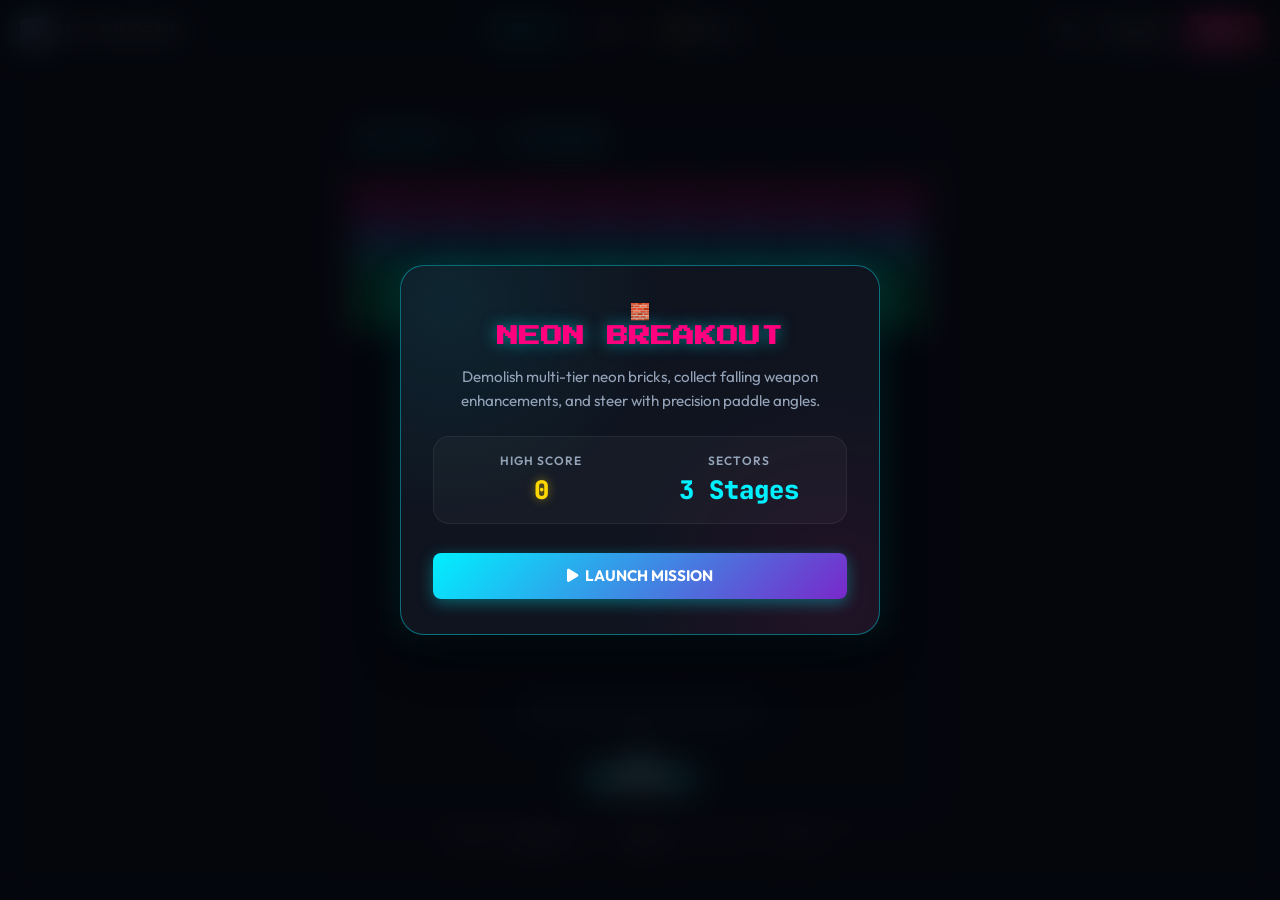
<file: games/breaker/index.html>
<!DOCTYPE html>
<html lang="en">
<head>
  <meta charset="UTF-8">
  <meta name="viewport" content="width=device-width, initial-scale=1.0, maximum-scale=1.0, user-scalable=no">
  <title>Neon Breakout | VG-Arcade</title>
  <meta name="description" content="Electrifying neon brick breaker arcade game with multi-hit glass bricks, laser cannons, and angle physics by Vaishnav Gupta.">
  <link rel="stylesheet" href="https://cdnjs.cloudflare.com/ajax/libs/font-awesome/6.5.1/css/all.min.css">
  <link rel="stylesheet" href="style.css">
</head>
<body>

  <!-- Top Arcade Header -->
  <header class="arcade-header">
    <a href="../../index.html" class="arcade-brand" title="Back to Arcade Zone">
      <div class="arcade-brand-icon"><i class="fas fa-gamepad"></i></div>
      <span>VG-ARCADE</span>
    </a>

    <div class="arcade-stats-bar">
      <div class="arcade-badge arcade-badge-highlight">
        <span>SCORE:</span> <span id="currentScore">0</span>
      </div>
      <div class="arcade-badge" style="color:var(--arcade-pink);">
        <i class="fas fa-heart"></i> <span id="livesDisplay">3</span>
      </div>
      <div class="arcade-badge">
        <i class="fas fa-trophy" style="color:var(--arcade-yellow);"></i>
        <span>BEST:</span> <span id="bestScore">0</span>
      </div>
    </div>

    <div class="arcade-actions">
      <button class="arcade-btn arcade-btn-icon arcade-sound-btn" onclick="ArcadeAudio.toggleMute()" title="Mute/Unmute Audio">
        <i class="fas fa-volume-up"></i>
      </button>
      <button id="pauseToggleBtn" class="arcade-btn arcade-btn-ghost" onclick="togglePause()">
        <i class="fas fa-pause"></i> <span class="hide-mobile">Pause</span>
      </button>
      <a href="../../index.html" class="arcade-btn arcade-btn-danger" title="Exit to Hub">
        <i class="fas fa-door-open"></i> <span class="hide-mobile">Exit</span>
      </a>
    </div>
  </header>

  <!-- Game Shell -->
  <main class="breaker-container">
    <div class="canvas-viewport" id="viewport">
      <div class="level-ribbon" id="levelRibbon">SECTOR 1 // CASCADE</div>
      <div class="powerup-pills" id="activePowerups"></div>
      <div class="launch-guide" id="launchPrompt">Click or Press Space to Launch Ball</div>
      <canvas id="gameCanvas" width="600" height="700"></canvas>
    </div>

    <div class="breaker-hints">
      <span><span class="key-pill">◄</span> <span class="key-pill">►</span> or <span class="key-pill">MOUSE</span> Steer</span>
      <span><span class="key-pill">SPACE</span> Launch / Laser</span>
      <span><span class="key-pill">P</span> Pause</span>
    </div>
  </main>

  <!-- Start Screen Modal -->
  <div class="arcade-modal-backdrop active" id="startModal">
    <div class="arcade-modal-card">
      <div class="game-badge-icon">🧱</div>
      <h1 class="arcade-modal-title" style="color:var(--arcade-pink);">NEON BREAKOUT</h1>
      <p class="arcade-modal-desc">
        Demolish multi-tier neon bricks, collect falling weapon enhancements, and steer with precision paddle angles.
      </p>

      <div class="arcade-stat-grid">
        <div class="arcade-stat-item">
          <div class="label">High Score</div>
          <div class="val highlight" id="modalBestDisplay">0</div>
        </div>
        <div class="arcade-stat-item">
          <div class="label">Sectors</div>
          <div class="val" style="color:var(--arcade-cyan);">3 Stages</div>
        </div>
      </div>

      <div class="arcade-modal-buttons">
        <button class="arcade-btn arcade-btn-primary" onclick="startGame()">
          <i class="fas fa-play"></i> LAUNCH MISSION
        </button>
      </div>
    </div>
  </div>

  <!-- Pause Modal -->
  <div class="arcade-modal-backdrop" id="pauseModal">
    <div class="arcade-modal-card">
      <h2 class="arcade-modal-title"><i class="fas fa-pause-circle"></i> SYSTEM PAUSED</h2>
      <p class="arcade-modal-desc">Ball trajectory frozen. Ready when you are!</p>
      <div class="arcade-modal-buttons">
        <button class="arcade-btn arcade-btn-primary" onclick="togglePause()">
          <i class="fas fa-play"></i> RESUME
        </button>
        <button class="arcade-btn arcade-btn-ghost" onclick="restartGame()">
          <i class="fas fa-redo"></i> RESTART
        </button>
      </div>
    </div>
  </div>

  <!-- Level Completed Modal -->
  <div class="arcade-modal-backdrop" id="levelClearModal">
    <div class="arcade-modal-card">
      <h2 class="arcade-modal-title" style="color:var(--arcade-green);"><i class="fas fa-check-circle"></i> SECTOR CLEARED!</h2>
      <p class="arcade-modal-desc" id="levelClearDesc">All bricks vaporized. Power levels rising!</p>
      <div class="arcade-stat-grid">
        <div class="arcade-stat-item">
          <div class="label">Sector Bonus</div>
          <div class="val highlight">+500 PTS</div>
        </div>
        <div class="arcade-stat-item">
          <div class="label">Current Score</div>
          <div class="val" id="levelClearScore">0</div>
        </div>
      </div>
      <div class="arcade-modal-buttons">
        <button class="arcade-btn arcade-btn-primary" onclick="nextLevel()">
          <i class="fas fa-forward"></i> NEXT SECTOR
        </button>
      </div>
    </div>
  </div>

  <!-- Game Over Modal -->
  <div class="arcade-modal-backdrop" id="gameOverModal">
    <div class="arcade-modal-card">
      <h2 class="arcade-modal-title" id="gameOverTitle" style="color:var(--arcade-pink);">DEFENSE BREACHED</h2>
      <p class="arcade-modal-desc" id="gameOverMsg">All defensive cores were exhausted.</p>

      <div class="arcade-stat-grid">
        <div class="arcade-stat-item">
          <div class="label">Final Score</div>
          <div class="val highlight" id="finalScoreVal">0</div>
        </div>
        <div class="arcade-stat-item">
          <div class="label">Best Score</div>
          <div class="val" id="bestScoreVal">0</div>
        </div>
      </div>

      <div class="arcade-modal-buttons">
        <button class="arcade-btn arcade-btn-primary" onclick="restartGame()">
          <i class="fas fa-redo"></i> PLAY AGAIN
        </button>
        <a href="../../index.html" class="arcade-btn arcade-btn-ghost">
          <i class="fas fa-home"></i> HUB
        </a>
      </div>
    </div>
  </div>

  <script src="../../shared/arcade-core.js"></script>
  <script>
    const canvas = document.getElementById("gameCanvas");
    const ctx = canvas.getContext("2d");

    // Game Variables
    let currentLevel = 1;
    let score = 0;
    let lives = 3;
    let bestScore = 0;
    let isPlaying = false;
    let isPaused = false;
    let ballAttached = true;
    let combo = 1;
    let lastHitTime = 0;

    // Paddle
    const paddle = {
      w: 110,
      baseW: 110,
      h: 16,
      x: 245,
      y: 650,
      speed: 8,
      dx: 0,
      laserTimer: 0,
      wideTimer: 0
    };

    // Balls list (supports multi-ball power-up)
    let balls = [];

    // Bricks list
    let bricks = [];

    // Particles & Power-ups
    let particles = [];
    let powerups = [];
    let lasers = [];

    ArcadeStorage.recordPlay('breaker');

    function updateHighScore() {
      bestScore = ArcadeStorage.getHighScore('breaker', 0);
      document.getElementById("bestScore").innerText = bestScore;
      document.getElementById("modalBestDisplay").innerText = bestScore;
    }

    // --- LEVEL DEFINITIONS ---
    function buildBricks(level) {
      bricks = [];
      const rows = level === 1 ? 5 : (level === 2 ? 6 : 7);
      const cols = 8;
      const brickW = 64;
      const brickH = 22;
      const padX = 8;
      const padY = 8;
      const startX = 14;
      const startY = 65;

      for (let r = 0; r < rows; r++) {
        for (let c = 0; c < cols; c++) {
          const bx = startX + c * (brickW + padX);
          const by = startY + r * (brickH + padY);

          let hp = 1;
          let type = 'normal';
          let color = '#00f0ff';

          if (level === 1) {
            if (r === 0) { hp = 2; color = '#ff007f'; }
            else if (r === 1) { hp = 2; color = '#a855f7'; }
            else if (r === 2) { hp = 1; color = '#00f0ff'; }
            else { hp = 1; color = '#00ff88'; }
          } else if (level === 2) {
            if (r === 0) { hp = 3; color = '#ffd700'; }
            else if (r === 1 && (c === 2 || c === 5)) { hp = 1; type = 'bomb'; color = '#ff3b30'; }
            else if (r <= 2) { hp = 2; color = '#ff007f'; }
            else { hp = 1; color = '#00f0ff'; }
          } else {
            // Level 3 - Overdrive
            if (r === 0 || r === 1) { hp = 3; color = '#ffd700'; }
            else if ((r === 2 || r === 3) && (c === 1 || c === 6)) { hp = 1; type = 'bomb'; color = '#ff3b30'; }
            else if (r <= 4) { hp = 2; color = '#a855f7'; }
            else { hp = 1; color = '#00f0ff'; }
          }

          bricks.push({
            x: bx,
            y: by,
            w: brickW,
            h: brickH,
            hp: hp,
            maxHp: hp,
            type: type,
            color: color,
            alive: true
          });
        }
      }
    }

    function initBall() {
      balls = [{
        x: paddle.x + paddle.w / 2,
        y: paddle.y - 10,
        r: 8,
        vx: 3.5,
        vy: -5.5,
        speed: 6.5,
        trail: []
      }];
      ballAttached = true;
      document.getElementById("launchPrompt").classList.remove("hidden");
    }

    function startGame() {
      document.getElementById("startModal").classList.remove("active");
      document.getElementById("gameOverModal").classList.remove("active");
      document.getElementById("levelClearModal").classList.remove("active");

      currentLevel = 1;
      score = 0;
      lives = 3;
      document.getElementById("currentScore").innerText = score;
      document.getElementById("livesDisplay").innerText = lives;
      document.getElementById("levelRibbon").innerText = `SECTOR 1 // CASCADE`;

      paddle.w = paddle.baseW;
      paddle.laserTimer = 0;
      paddle.wideTimer = 0;
      powerups = [];
      lasers = [];
      particles = [];

      buildBricks(currentLevel);
      initBall();

      isPlaying = true;
      isPaused = false;
      updateHighScore();
      ArcadeAudio.playClick();
    }

    function restartGame() {
      startGame();
    }

    function launchBall() {
      if (!ballAttached || !isPlaying || isPaused) return;
      ballAttached = false;
      document.getElementById("launchPrompt").classList.add("hidden");
      ArcadeAudio.playBounce();
    }

    function togglePause() {
      if (!isPlaying) return;
      isPaused = !isPaused;
      const pauseModal = document.getElementById("pauseModal");
      const pauseBtn = document.getElementById("pauseToggleBtn");

      if (isPaused) {
        pauseModal.classList.add("active");
        pauseBtn.innerHTML = '<i class="fas fa-play"></i> <span class="hide-mobile">Resume</span>';
      } else {
        pauseModal.classList.remove("active");
        pauseBtn.innerHTML = '<i class="fas fa-pause"></i> <span class="hide-mobile">Pause</span>';
      }
      ArcadeAudio.playClick();
    }

    // --- GAME ENGINE LOOP ---
    function loop() {
      if (isPlaying && !isPaused) {
        update();
      }
      render();
      requestAnimationFrame(loop);
    }

    function update() {
      // Paddle position update via keyboard dx
      paddle.x += paddle.dx;
      if (paddle.x < 10) paddle.x = 10;
      if (paddle.x + paddle.w > canvas.width - 10) paddle.x = canvas.width - 10 - paddle.w;

      // Handle power-up timers
      if (paddle.wideTimer > 0) {
        paddle.wideTimer--;
        if (paddle.wideTimer === 0) paddle.w = paddle.baseW;
      }
      if (paddle.laserTimer > 0) {
        paddle.laserTimer--;
        // Auto-shoot lasers periodically
        if (paddle.laserTimer % 18 === 0) {
          shootLasers();
        }
      }
      updatePowerupUI();

      // If ball is docked on paddle
      if (ballAttached && balls.length > 0) {
        balls[0].x = paddle.x + paddle.w / 2;
        balls[0].y = paddle.y - balls[0].r - 1;
      }

      // Update Balls
      for (let i = balls.length - 1; i >= 0; i--) {
        const b = balls[i];
        if (ballAttached && i === 0) continue;

        // Trail recording
        b.trail.unshift({ x: b.x, y: b.y, alpha: 0.6 });
        if (b.trail.length > 6) b.trail.pop();

        b.x += b.vx;
        b.y += b.vy;

        // Wall collisions
        if (b.x - b.r <= 0) {
          b.x = b.r;
          b.vx = Math.abs(b.vx);
          ArcadeAudio.playBounce();
        } else if (b.x + b.r >= canvas.width) {
          b.x = canvas.width - b.r;
          b.vx = -Math.abs(b.vx);
          ArcadeAudio.playBounce();
        }

        if (b.y - b.r <= 0) {
          b.y = b.r;
          b.vy = Math.abs(b.vy);
          ArcadeAudio.playBounce();
        }

        // Paddle collision (Surgical angle steering)
        if (
          b.y + b.r >= paddle.y &&
          b.y - b.r <= paddle.y + paddle.h &&
          b.x >= paddle.x - b.r &&
          b.x <= paddle.x + paddle.w + b.r &&
          b.vy > 0
        ) {
          b.y = paddle.y - b.r;
          const hitOffset = (b.x - (paddle.x + paddle.w / 2)) / (paddle.w / 2);
          const maxAngle = (70 * Math.PI) / 180;
          const bounceAngle = hitOffset * maxAngle;

          const speed = Math.sqrt(b.vx * b.vx + b.vy * b.vy);
          b.vx = speed * Math.sin(bounceAngle);
          b.vy = -speed * Math.cos(bounceAngle);

          // Prevent shallow horizontal lock
          if (Math.abs(b.vy) < 2) b.vy = -3;

          combo = 1; // Reset combo on paddle return
          ArcadeAudio.playBounce();
          createSparks(b.x, b.y, '#00f0ff', 6);
        }

        // Brick collision
        for (let j = 0; j < bricks.length; j++) {
          const br = bricks[j];
          if (!br.alive) continue;

          if (
            b.x + b.r >= br.x &&
            b.x - b.r <= br.x + br.w &&
            b.y + b.r >= br.y &&
            b.y - b.r <= br.y + br.h
          ) {
            // Collision detected
            damageBrick(br);

            // Determine bounce direction
            const prevX = b.x - b.vx;
            const prevY = b.y - b.vy;

            if (prevX + b.r <= br.x || prevX - b.r >= br.x + br.w) {
              b.vx = -b.vx;
            } else {
              b.vy = -b.vy;
            }

            break; // One brick per tick per ball
          }
        }

        // Bottom boundary loss
        if (b.y - b.r > canvas.height) {
          balls.splice(i, 1);
        }
      }

      // Check if all balls were lost
      if (balls.length === 0) {
        lives--;
        document.getElementById("livesDisplay").innerText = lives;
        ArcadeAudio.playError();

        if (lives <= 0) {
          triggerGameOver();
        } else {
          initBall();
        }
      }

      // Update Power-Up Capsules
      for (let i = powerups.length - 1; i >= 0; i--) {
        const p = powerups[i];
        p.y += p.speed;

        // Collect powerup
        if (
          p.y + p.h >= paddle.y &&
          p.y <= paddle.y + paddle.h &&
          p.x + p.w >= paddle.x &&
          p.x <= paddle.x + paddle.w
        ) {
          applyPowerup(p.type);
          createSparks(p.x, p.y, '#ffd700', 14);
          powerups.splice(i, 1);
          continue;
        }

        // Fell off screen
        if (p.y > canvas.height) {
          powerups.splice(i, 1);
        }
      }

      // Update Lasers
      for (let i = lasers.length - 1; i >= 0; i--) {
        const l = lasers[i];
        l.y -= 12;

        let hit = false;
        for (let j = 0; j < bricks.length; j++) {
          const br = bricks[j];
          if (!br.alive) continue;
          if (l.x >= br.x && l.x <= br.x + br.w && l.y <= br.y + br.h && l.y >= br.y) {
            damageBrick(br);
            hit = true;
            break;
          }
        }

        if (hit || l.y < 0) {
          lasers.splice(i, 1);
        }
      }

      // Update Particles
      for (let i = particles.length - 1; i >= 0; i--) {
        const p = particles[i];
        p.x += p.vx;
        p.y += p.vy;
        p.life -= p.decay;
        if (p.life <= 0) particles.splice(i, 1);
      }

      // Check Level Clear condition
      const remainingBricks = bricks.filter(b => b.alive).length;
      if (remainingBricks === 0) {
        onLevelCleared();
      }
    }

    function damageBrick(br) {
      br.hp--;
      const now = Date.now();
      if (now - lastHitTime < 1400) {
        combo = Math.min(combo + 1, 8);
      } else {
        combo = 1;
      }
      lastHitTime = now;

      score += 15 * combo;
      document.getElementById("currentScore").innerText = score;
      ArcadeAudio.playBrickBreak(combo);

      if (br.hp <= 0) {
        br.alive = false;
        createSparks(br.x + br.w / 2, br.y + br.h / 2, br.color, 16);

        // Bomb explosion
        if (br.type === 'bomb') {
          detonateBomb(br.x + br.w / 2, br.y + br.h / 2);
        }

        // 18% chance to drop powerup capsule
        if (Math.random() < 0.2) {
          spawnPowerup(br.x + br.w / 2, br.y + br.h / 2);
        }
      } else {
        createSparks(br.x + br.w / 2, br.y + br.h / 2, br.color, 6);
      }
    }

    function detonateBomb(cx, cy) {
      ArcadeAudio.playBonus();
      ArcadeFX.burst(cx, cy, 30, ['#ff3b30', '#ffd700', '#ff007f']);

      bricks.forEach(br => {
        if (!br.alive) return;
        const bx = br.x + br.w / 2;
        const by = br.y + br.h / 2;
        const dist = Math.hypot(bx - cx, by - cy);
        if (dist < 110) {
          br.alive = false;
          score += 25 * combo;
          createSparks(bx, by, br.color, 10);
        }
      });
    }

    function spawnPowerup(x, y) {
      const types = ['wide', 'laser', 'multi', 'life'];
      const chosen = types[Math.floor(Math.random() * types.length)];
      powerups.push({
        x: x - 12,
        y: y,
        w: 24,
        h: 24,
        speed: 2.4,
        type: chosen
      });
    }

    function applyPowerup(type) {
      ArcadeAudio.playPowerup();
      if (type === 'wide') {
        paddle.w = paddle.baseW * 1.45;
        paddle.wideTimer = 600; // 10 seconds
      } else if (type === 'laser') {
        paddle.laserTimer = 500; // ~8 seconds of twin laser fire
      } else if (type === 'multi') {
        // Spawn 2 extra balls
        if (balls.length > 0) {
          const mainB = balls[0];
          balls.push({
            x: mainB.x,
            y: mainB.y,
            r: 8,
            vx: -3.5,
            vy: -5,
            speed: mainB.speed,
            trail: []
          });
          balls.push({
            x: mainB.x,
            y: mainB.y,
            r: 8,
            vx: 1.5,
            vy: -6,
            speed: mainB.speed,
            trail: []
          });
        }
      } else if (type === 'life') {
        lives++;
        document.getElementById("livesDisplay").innerText = lives;
      }
    }

    function shootLasers() {
      lasers.push({ x: paddle.x + 12, y: paddle.y });
      lasers.push({ x: paddle.x + paddle.w - 12, y: paddle.y });
      ArcadeAudio.playBeep(880, 'square', 0.04, 0.1);
    }

    function updatePowerupUI() {
      const container = document.getElementById("activePowerups");
      container.innerHTML = "";
      if (paddle.wideTimer > 0) {
        container.innerHTML += `<div class="power-pill wide"><i class="fas fa-arrows-alt-h"></i> WIDE</div>`;
      }
      if (paddle.laserTimer > 0) {
        container.innerHTML += `<div class="power-pill laser"><i class="fas fa-bolt"></i> LASER</div>`;
      }
    }

    function createSparks(x, y, color, count = 10) {
      for (let i = 0; i < count; i++) {
        const angle = Math.random() * Math.PI * 2;
        const spd = Math.random() * 5 + 1.5;
        particles.push({
          x,
          y,
          vx: Math.cos(angle) * spd,
          vy: Math.sin(angle) * spd,
          color,
          size: Math.random() * 3.5 + 1.5,
          life: 1,
          decay: Math.random() * 0.03 + 0.02
        });
      }
    }

    function onLevelCleared() {
      score += 500;
      document.getElementById("currentScore").innerText = score;
      ArcadeAudio.playWin();
      ArcadeFX.confetti();

      if (currentLevel < 3) {
        document.getElementById("levelClearScore").innerText = score;
        document.getElementById("levelClearModal").classList.add("active");
        isPlaying = false;
      } else {
        // ALL 3 LEVELS BEATEN!
        triggerVictory();
      }
    }

    function nextLevel() {
      document.getElementById("levelClearModal").classList.remove("active");
      currentLevel++;
      document.getElementById("levelRibbon").innerText = `SECTOR ${currentLevel} // ${currentLevel === 2 ? 'CYBER SHIELD' : 'OVERDRIVE'}`;
      buildBricks(currentLevel);
      initBall();
      isPlaying = true;
    }

    function triggerGameOver() {
      isPlaying = false;
      ArcadeAudio.playGameOver();
      const isNewBest = ArcadeStorage.setHighScore('breaker', score);
      updateHighScore();

      document.getElementById("finalScoreVal").innerText = score;
      document.getElementById("bestScoreVal").innerText = bestScore;

      const titleEl = document.getElementById("gameOverTitle");
      const msgEl = document.getElementById("gameOverMsg");

      if (isNewBest && score > 0) {
        titleEl.innerText = "NEW HIGH RECORD! 🏆";
        titleEl.style.color = "var(--arcade-yellow)";
        msgEl.innerText = `Masterful paddle control! New high score: ${score} points.`;
        ArcadeFX.confetti();
      } else {
        titleEl.innerText = "DEFENSE COMPROMISED";
        titleEl.style.color = "var(--arcade-pink)";
        msgEl.innerText = `Final Score: ${score} | Reached Sector ${currentLevel}`;
      }

      document.getElementById("gameOverModal").classList.add("active");
    }

    function triggerVictory() {
      isPlaying = false;
      ArcadeAudio.playWin();
      ArcadeFX.confetti();
      ArcadeStorage.setHighScore('breaker', score);
      updateHighScore();

      document.getElementById("finalScoreVal").innerText = score;
      document.getElementById("bestScoreVal").innerText = bestScore;

      document.getElementById("gameOverTitle").innerText = "GALAXY LIBERATED! 👑";
      document.getElementById("gameOverTitle").style.color = "var(--arcade-yellow)";
      document.getElementById("gameOverMsg").innerText = `Champion! All 3 sectors conquered. Final score: ${score} points!`;

      document.getElementById("gameOverModal").classList.add("active");
    }

    // --- RENDERING ---
    function render() {
      ctx.clearRect(0, 0, canvas.width, canvas.height);

      // Arena Background
      ctx.fillStyle = "#070913";
      ctx.fillRect(0, 0, canvas.width, canvas.height);

      // Cyber Grid floor horizon
      ctx.strokeStyle = "rgba(255, 0, 127, 0.08)";
      ctx.lineWidth = 1;
      for (let x = 0; x <= canvas.width; x += 40) {
        ctx.beginPath();
        ctx.moveTo(x, 0);
        ctx.lineTo(x, canvas.height);
        ctx.stroke();
      }
      for (let y = 0; y <= canvas.height; y += 40) {
        ctx.beginPath();
        ctx.moveTo(0, y);
        ctx.lineTo(canvas.width, y);
        ctx.stroke();
      }

      // Draw Bricks
      for (let i = 0; i < bricks.length; i++) {
        const br = bricks[i];
        if (!br.alive) continue;

        ctx.save();
        ctx.shadowColor = br.color;
        ctx.shadowBlur = br.type === 'bomb' ? 14 : 8;

        // Brick Body
        ctx.fillStyle = br.color;
        ctx.beginPath();
        ctx.roundRect(br.x, br.y, br.w, br.h, 4);
        ctx.fill();

        // Inner translucent plate
        ctx.fillStyle = "rgba(7, 9, 19, 0.4)";
        ctx.beginPath();
        ctx.roundRect(br.x + 3, br.y + 3, br.w - 6, br.h - 6, 2);
        ctx.fill();

        // Fissure cracks on damaged multi-hit bricks
        if (br.hp < br.maxHp) {
          ctx.strokeStyle = "rgba(255, 255, 255, 0.9)";
          ctx.lineWidth = 1.5;
          ctx.beginPath();
          ctx.moveTo(br.x + br.w * 0.3, br.y + 3);
          ctx.lineTo(br.x + br.w * 0.5, br.y + br.h * 0.6);
          ctx.lineTo(br.x + br.w * 0.7, br.y + br.h - 3);
          ctx.stroke();
        }

        // Bomb icon
        if (br.type === 'bomb') {
          ctx.fillStyle = "#ffffff";
          ctx.font = "bold 11px sans-serif";
          ctx.textAlign = "center";
          ctx.textBaseline = "middle";
          ctx.fillText("💣", br.x + br.w / 2, br.y + br.h / 2);
        }

        ctx.restore();
      }

      // Draw Powerup Capsules
      for (let i = 0; i < powerups.length; i++) {
        const p = powerups[i];
        ctx.save();
        ctx.shadowColor = "#ffd700";
        ctx.shadowBlur = 10;
        ctx.fillStyle = "#ffd700";
        ctx.beginPath();
        ctx.roundRect(p.x, p.y, p.w, p.h, 6);
        ctx.fill();

        ctx.fillStyle = "#070913";
        ctx.font = "bold 12px sans-serif";
        ctx.textAlign = "center";
        ctx.textBaseline = "middle";
        let sym = "★";
        if (p.type === 'wide') sym = "W";
        if (p.type === 'laser') sym = "L";
        if (p.type === 'multi') sym = "M";
        if (p.type === 'life') sym = "+";
        ctx.fillText(sym, p.x + p.w / 2, p.y + p.h / 2);
        ctx.restore();
      }

      // Draw Lasers
      ctx.fillStyle = "#ff007f";
      ctx.shadowColor = "#ff007f";
      ctx.shadowBlur = 12;
      for (let i = 0; i < lasers.length; i++) {
        const l = lasers[i];
        ctx.fillRect(l.x - 2, l.y, 4, 16);
      }
      ctx.shadowBlur = 0;

      // Draw Paddle
      ctx.save();
      ctx.shadowColor = "#00f0ff";
      ctx.shadowBlur = 15;

      // Metallic glow body
      const padGrad = ctx.createLinearGradient(paddle.x, paddle.y, paddle.x + paddle.w, paddle.y);
      padGrad.addColorStop(0, "#00f0ff");
      padGrad.addColorStop(0.5, "#ffffff");
      padGrad.addColorStop(1, "#00f0ff");
      ctx.fillStyle = padGrad;
      ctx.beginPath();
      ctx.roundRect(paddle.x, paddle.y, paddle.w, paddle.h, [8, 8, 4, 4]);
      ctx.fill();

      // Laser pods on paddle if active
      if (paddle.laserTimer > 0) {
        ctx.fillStyle = "#ff007f";
        ctx.fillRect(paddle.x + 8, paddle.y - 6, 6, 8);
        ctx.fillRect(paddle.x + paddle.w - 14, paddle.y - 6, 6, 8);
      }
      ctx.restore();

      // Draw Ball Trails & Balls
      for (let i = 0; i < balls.length; i++) {
        const b = balls[i];

        // Motion trail
        b.trail.forEach(t => {
          ctx.fillStyle = `rgba(0, 240, 255, ${t.alpha * 0.5})`;
          ctx.beginPath();
          ctx.arc(t.x, t.y, b.r * 0.75, 0, Math.PI * 2);
          ctx.fill();
        });

        // Ball Core
        ctx.save();
        ctx.shadowColor = "#00f0ff";
        ctx.shadowBlur = 14;
        ctx.fillStyle = "#ffffff";
        ctx.beginPath();
        ctx.arc(b.x, b.y, b.r, 0, Math.PI * 2);
        ctx.fill();

        ctx.fillStyle = "#00f0ff";
        ctx.beginPath();
        ctx.arc(b.x, b.y, b.r * 0.5, 0, Math.PI * 2);
        ctx.fill();
        ctx.restore();
      }

      // Draw Particles
      for (let i = 0; i < particles.length; i++) {
        const p = particles[i];
        ctx.fillStyle = p.color;
        ctx.globalAlpha = p.life;
        ctx.beginPath();
        ctx.arc(p.x, p.y, p.size, 0, Math.PI * 2);
        ctx.fill();
        ctx.globalAlpha = 1;
      }
    }

    // --- INPUT CONTROLS ---
    // Keyboard
    window.addEventListener("keydown", (e) => {
      if (e.code === "ArrowLeft" || e.code === "KeyA") {
        paddle.dx = -paddle.speed;
      } else if (e.code === "ArrowRight" || e.code === "KeyD") {
        paddle.dx = paddle.speed;
      } else if (e.code === "Space") {
        e.preventDefault();
        if (ballAttached) {
          launchBall();
        } else if (paddle.laserTimer > 0) {
          shootLasers();
        }
      } else if (e.code === "KeyP") {
        togglePause();
      }
    });

    window.addEventListener("keyup", (e) => {
      if (
        (e.code === "ArrowLeft" || e.code === "KeyA") && paddle.dx < 0 ||
        (e.code === "ArrowRight" || e.code === "KeyD") && paddle.dx > 0
      ) {
        paddle.dx = 0;
      }
    });

    // Mouse Controls (Pointer lock or movement tracking)
    canvas.addEventListener("mousemove", (e) => {
      const rect = canvas.getBoundingClientRect();
      const scaleX = canvas.width / rect.width;
      const mouseX = (e.clientX - rect.left) * scaleX;
      paddle.x = mouseX - paddle.w / 2;
      if (paddle.x < 10) paddle.x = 10;
      if (paddle.x + paddle.w > canvas.width - 10) paddle.x = canvas.width - 10 - paddle.w;
    });

    canvas.addEventListener("click", () => {
      if (ballAttached) {
        launchBall();
      } else if (paddle.laserTimer > 0) {
        shootLasers();
      }
    });

    // Touch Controls
    canvas.addEventListener("touchmove", (e) => {
      if (e.touches.length > 0) {
        const rect = canvas.getBoundingClientRect();
        const scaleX = canvas.width / rect.width;
        const touchX = (e.touches[0].clientX - rect.left) * scaleX;
        paddle.x = touchX - paddle.w / 2;
        if (paddle.x < 10) paddle.x = 10;
        if (paddle.x + paddle.w > canvas.width - 10) paddle.x = canvas.width - 10 - paddle.w;
      }
    }, { passive: true });

    canvas.addEventListener("touchstart", (e) => {
      if (ballAttached) {
        launchBall();
      } else if (paddle.laserTimer > 0) {
        shootLasers();
      }
    }, { passive: true });

    // Responsive Canvas Resizing
    function resizeCanvas() {
      const viewport = document.getElementById("viewport");
      const availableW = Math.min(viewport.clientWidth, 600);
      const availableH = Math.min(window.innerHeight - 170, 700);
      const ratio = 600 / 700;

      let targetW = availableW;
      let targetH = targetW / ratio;

      if (targetH > availableH) {
        targetH = availableH;
        targetW = targetH * ratio;
      }

      canvas.style.width = `${targetW}px`;
      canvas.style.height = `${targetH}px`;
    }
    window.addEventListener("resize", resizeCanvas);
    resizeCanvas();

    // Start loop
    updateHighScore();
    buildBricks(1);
    initBall();
    loop();
  </script>
</body>
</html>
</file>
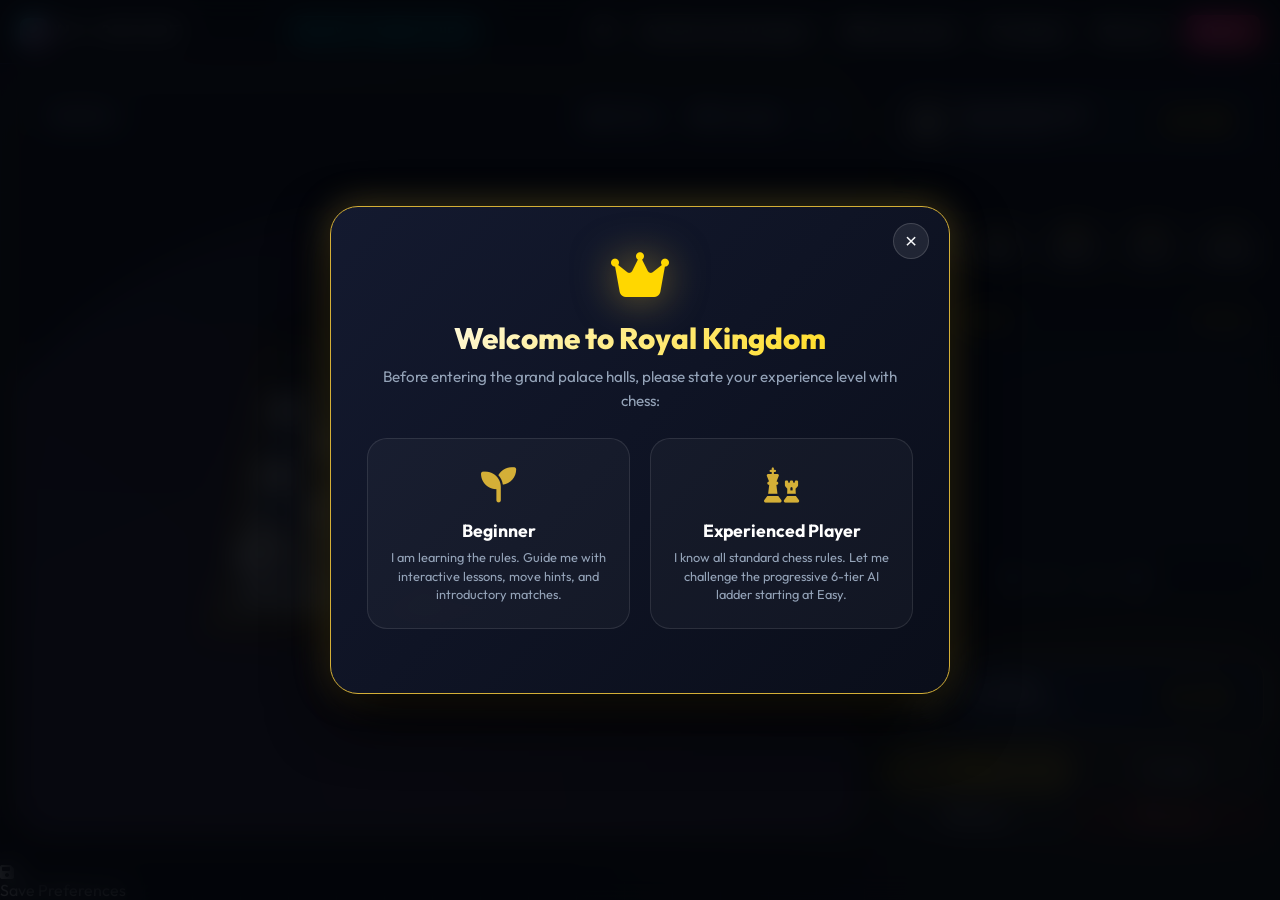
<file: games/chess/index.html>
<!DOCTYPE html>
<html lang="en">
<head>
    <meta charset="UTF-8">
    <meta name="viewport" content="width=device-width, initial-scale=1.0, maximum-scale=1.0, user-scalable=no">
    <title>Royal Kingdom Chess 3D | VG-Arcade</title>
    <meta name="description" content="Cinematic 3D medieval royal chess game with genuine Stockfish AI, 6 progressive difficulty tiers, interactive lessons, and custom clocks.">
    <link rel="preconnect" href="https://fonts.googleapis.com">
    <link rel="preconnect" href="https://fonts.gstatic.com" crossorigin>
    <link href="https://fonts.googleapis.com/css2?family=Outfit:wght@300;400;500;600;700;800;900&family=Press+Start+2P&family=JetBrains+Mono:wght@500;700&display=swap" rel="stylesheet">
    <link rel="stylesheet" href="https://cdnjs.cloudflare.com/ajax/libs/font-awesome/6.5.1/css/all.min.css">
    <link rel="stylesheet" href="../../shared/arcade.css">
    <link rel="stylesheet" href="style.css">
</head>
<body class="rk-body">

    <!-- Top Navigation Header -->
    <header class="arcade-header">
        <a href="../../index.html" class="arcade-brand" title="Back to Arcade Zone">
            <div class="arcade-brand-icon"><i class="fas fa-chess-knight"></i></div>
            <span>VG-ARCADE</span>
        </a>

        <div class="arcade-stats-bar">
            <div class="arcade-badge arcade-badge-highlight">
                <i class="fas fa-crown"></i> <span>ROYAL KINGDOM CHESS</span>
            </div>
        </div>

        <div class="arcade-actions">
            <button class="arcade-btn arcade-btn-icon arcade-sound-btn" id="btnHeaderMute" onclick="ArcadeAudio.toggleMute()" title="Mute/Unmute Audio">
                <i class="fas fa-volume-up"></i>
            </button>
            <button class="arcade-btn arcade-btn-ghost" id="btnHeaderRealm" onclick="window.chessGame?.openEnvironmentModal()" title="Change 3D Realm Environment">
                <i class="fas fa-mountain"></i> <span class="hide-mobile">Realm: <span id="currentRealmBadge">Royal Kingdom</span></span>
            </button>
            <button class="arcade-btn arcade-btn-ghost" id="btnHeaderModes" onclick="window.chessGame?.openGameModeModal()" title="Select Game Mode">
                <i class="fas fa-gamepad"></i> <span class="hide-mobile">Game Modes</span>
            </button>
            <button class="arcade-btn arcade-btn-ghost" id="btnHeaderSettings" onclick="window.chessGame?.openSettingsModal()" title="Settings & Preferences">
                <i class="fas fa-sliders-h"></i> <span class="hide-mobile">Settings</span>
            </button>
            <button class="arcade-btn arcade-btn-ghost" id="btnHeaderLearn" onclick="window.chessGame?.startLessons(0)" title="Interactive Lessons">
                <i class="fas fa-graduation-cap"></i> <span class="hide-mobile">Learn</span>
            </button>
            <a href="../../index.html" class="arcade-btn arcade-btn-danger" id="btnHeaderExit" title="Exit to Hub">
                <i class="fas fa-door-open"></i> <span class="hide-mobile">Exit</span>
            </a>
        </div>
    </header>

    <!-- Main Game Shell -->
    <main class="rk-game-container">

        <!-- 3D / 2D Viewport Shell -->
        <section class="rk-viewport-card" id="viewportCard">
            <!-- HUD Overlays -->
            <div class="rk-viewport-overlay-top">
                <div class="rk-status-badge" id="statusBadge">
                    <i class="fas fa-circle-notch fa-spin" style="display:none;" id="statusSpinner"></i>
                    <span id="statusText">Your Turn</span>
                </div>

                <div class="rk-view-controls">
                    <button class="rk-view-btn" id="viewToggleBtn" title="Toggle 3D / 2D Board">
                        <i class="fas fa-cubes"></i> <span id="viewModeText">2D View</span>
                    </button>
                    <button class="rk-view-btn" id="topDownBtn" title="Toggle Top-Down Camera">
                        <i class="fas fa-video"></i> Top Angle
                    </button>
                    <button class="rk-view-btn" id="fullscreenBtn" title="Toggle Fullscreen">
                        <i class="fas fa-expand"></i>
                    </button>
                </div>
            </div>

            <!-- Three.js 3D Viewport -->
            <div class="rk-canvas-container" id="viewport3D"></div>

            <!-- Accessible 2D Fallback Viewport -->
            <div class="rk-canvas-container" id="viewport2D" style="display:none;"></div>
        </section>

        <!-- Side Game Panel (HUD, Clocks, Moves, Actions) -->
        <aside class="rk-side-panel">

            <!-- Top Player (Opponent) Card -->
            <div class="rk-player-card" id="cardTop">
                <div class="rk-player-info">
                    <div class="rk-player-avatar"><i class="fas fa-chess-king"></i></div>
                    <div>
                        <div class="rk-player-name" id="nameTop">Royal AI (Normal)</div>
                        <div class="rk-player-sub" id="subTop">Stockfish Engine</div>
                    </div>
                </div>
                <div class="rk-player-clock" id="clockTop">10:00</div>
            </div>

            <!-- Top Player Captured Pieces Tray -->
            <div class="rk-captured-bar">
                <div id="capturedTop"></div>
                <div class="rk-material-advantage" id="advantageDisplay" style="display:none;">+0</div>
            </div>

            <!-- Quick Panel Toolbar (Direct Access to All Modes, Settings & Learn) -->
            <div class="rk-panel-toolbar">
                <button class="rk-toolbar-btn highlight" id="btnSideNewMatch" onclick="window.chessGame?.openSetupModal()" title="Start New Match / Choose Realm & Mode">
                    <i class="fas fa-play"></i><span>New Match</span>
                </button>
                <button class="rk-toolbar-btn" id="btnSideRealm" onclick="window.chessGame?.openEnvironmentModal()" title="Choose 3D Realm (Royal, Forest, Frozen, etc.)">
                    <i class="fas fa-mountain"></i><span>Realms</span>
                </button>
                <button class="rk-toolbar-btn" id="btnSideModes" onclick="window.chessGame?.openGameModeModal()" title="Select Game Mode (AI, 2-Player, Timed, etc.)">
                    <i class="fas fa-gamepad"></i><span>Modes</span>
                </button>
                <button class="rk-toolbar-btn" id="btnSideLearn" onclick="window.chessGame?.startLessons(0)" title="13 Interactive Chess Lessons">
                    <i class="fas fa-graduation-cap"></i><span>Learn</span>
                </button>
                <button class="rk-toolbar-btn" id="btnSideSettings" onclick="window.chessGame?.openSettingsModal()" title="Graphics Quality & Sound Settings">
                    <i class="fas fa-sliders-h"></i><span>Settings</span>
                </button>
            </div>

            <!-- Tactical Hint Message Banner (Animated) -->
            <div class="rk-hint-banner" id="hintBanner" style="display:none;">
                <i class="fas fa-lightbulb"></i>
                <div id="hintBannerText" style="flex:1;">Hint: Consider moving Knight to F3</div>
                <button class="rk-hint-close-btn" onclick="document.getElementById('hintBanner').style.display='none'">&times;</button>
            </div>

            <!-- Move History List -->
            <div class="rk-moves-card">
                <div class="rk-card-header">
                    <span><i class="fas fa-list-ol"></i> Move Notation</span>
                    <span id="moveCountBadge">0 moves</span>
                </div>
                <div class="rk-moves-list" id="movesList"></div>

                <!-- Review Game Navigation Controls -->
                <div class="rk-review-nav">
                    <button class="rk-review-btn" id="reviewStart" title="First Move"><i class="fas fa-step-backward"></i></button>
                    <button class="rk-review-btn" id="reviewPrev" title="Previous Move"><i class="fas fa-chevron-left"></i></button>
                    <button class="rk-review-btn" id="reviewNext" title="Next Move"><i class="fas fa-chevron-right"></i></button>
                    <button class="rk-review-btn" id="reviewEnd" title="Latest Move"><i class="fas fa-step-forward"></i></button>
                </div>
            </div>

            <!-- Bottom Player Captured Pieces Tray -->
            <div class="rk-captured-bar">
                <div id="capturedBottom"></div>
            </div>

            <!-- Bottom Player (User) Card -->
            <div class="rk-player-card active-turn" id="cardBottom">
                <div class="rk-player-info">
                    <div class="rk-player-avatar" style="border-color:var(--rk-gold-bright);"><i class="fas fa-user-shield"></i></div>
                    <div>
                        <div class="rk-player-name" id="nameBottom">You (White)</div>
                        <div class="rk-player-sub" id="subBottom">Kingdom Defender</div>
                    </div>
                </div>
                <div class="rk-player-clock" id="clockBottom">10:00</div>
            </div>

            <!-- Game Actions Grid -->
            <div class="rk-actions-grid">
                <button class="rk-btn rk-btn-hint" id="btnSideHint" onclick="window.chessGame?.suggestHint()" title="Request Instant Move Hint">
                    <i class="fas fa-lightbulb"></i> Hint
                </button>
                <button class="rk-btn rk-btn-ghost" id="btnSideUndo" onclick="window.chessGame?.undoMove()" title="Takeback Move">
                    <i class="fas fa-undo"></i> Undo
                </button>
                <button class="rk-btn rk-btn-ghost" id="btnSideDraw" onclick="window.chessGame?.offerDraw()" title="Offer Draw">
                    <i class="fas fa-handshake"></i> Draw
                </button>
                <button class="rk-btn rk-btn-danger" id="btnSideResign" onclick="window.chessGame?.resign()" title="Resign Match">
                    <i class="fas fa-flag"></i> Resign
                </button>
            </div>

        </aside>

    </main>

    <!-- ======================================================================
         MODALS
         ====================================================================== -->

    <!-- 1. Onboarding Experience Question Modal -->
    <div class="rk-modal-backdrop" id="onboardingModal" onclick="window.chessGame?.handleBackdropClick(event)">
        <div class="rk-modal-card">
            <button class="rk-modal-close" onclick="window.chessGame?.closeModal('onboardingModal')" title="Close">&times;</button>
            <div class="rk-crest-icon"><i class="fas fa-crown"></i></div>
            <h2 class="rk-modal-title">Welcome to Royal Kingdom</h2>
            <p class="rk-modal-desc">
                Before entering the grand palace halls, please state your experience level with chess:
            </p>

            <div class="rk-choice-grid">
                <div class="rk-choice-card" onclick="window.chessGame?.selectExperience('beginner')">
                    <div class="icon"><i class="fas fa-seedling"></i></div>
                    <h4>Beginner</h4>
                    <p>I am learning the rules. Guide me with interactive lessons, move hints, and introductory matches.</p>
                </div>
                <div class="rk-choice-card" onclick="window.chessGame?.selectExperience('experienced')">
                    <div class="icon"><i class="fas fa-chess"></i></div>
                    <h4>Experienced Player</h4>
                    <p>I know all standard chess rules. Let me challenge the progressive 6-tier AI ladder starting at Easy.</p>
                </div>
            </div>
        </div>
    </div>

    <!-- 2. Pre-Match Setup Modal & Realm Selection -->
    <div class="rk-modal-backdrop" id="setupModal" onclick="window.chessGame?.handleBackdropClick(event)">
        <div class="rk-modal-card">
            <button class="rk-modal-close" onclick="window.chessGame?.closeModal('setupModal')" title="Close">&times;</button>
            <div class="rk-crest-icon"><i class="fas fa-chess-board"></i></div>
            <h2 class="rk-modal-title">Prepare For Battle</h2>
            <p class="rk-modal-desc">Select your living realm environment and battle terms before sitting at the imperial board.</p>

            <!-- Section 1: Choose Battlefield Realm -->
            <div style="margin-bottom:1.25rem; text-align:left;">
                <div style="display:flex; justify-content:space-between; align-items:center; margin-bottom:0.5rem;">
                    <label style="font-weight:700; font-size:0.85rem; color:var(--rk-gold-bright);">
                        1. CHOOSE BATTLEFIELD REALM
                    </label>
                    <span id="setupRealmActiveName" style="font-size:0.8rem; color:var(--rk-gold-bright); font-weight:700;">Royal Kingdom</span>
                </div>
                <div class="rk-setup-realms-grid" id="setupRealmsGrid"></div>
            </div>

            <!-- Section 2: Mode Selector -->
            <div style="margin-bottom:1.25rem; text-align:left;">
                <label style="font-weight:700; font-size:0.85rem; color:var(--rk-gold-bright); display:block; margin-bottom:0.5rem;">2. GAME MODE</label>
                <div style="display:grid; grid-template-columns:repeat(3, 1fr); gap:0.5rem;">
                    <label class="rk-btn rk-btn-ghost" style="cursor:pointer; font-size:0.8rem;">
                        <input type="radio" name="gameMode" value="ai" checked style="margin-right:0.3rem;"> Versus AI
                    </label>
                    <label class="rk-btn rk-btn-ghost" style="cursor:pointer; font-size:0.8rem;">
                        <input type="radio" name="gameMode" value="local" style="margin-right:0.3rem;"> 2-Player Local
                    </label>
                    <label class="rk-btn rk-btn-ghost" style="cursor:pointer; font-size:0.8rem;">
                        <input type="radio" name="gameMode" value="practice" style="margin-right:0.3rem;"> Practice
                    </label>
                </div>
            </div>

            <!-- Section 3: Color Selector -->
            <div style="margin-bottom:1.25rem; text-align:left;">
                <label style="font-weight:700; font-size:0.85rem; color:var(--rk-gold-bright); display:block; margin-bottom:0.5rem;">3. YOUR PIECE COLOR</label>
                <div style="display:grid; grid-template-columns:repeat(3, 1fr); gap:0.5rem;">
                    <label class="rk-btn rk-btn-ghost" style="cursor:pointer; font-size:0.8rem;">
                        <input type="radio" name="playerColor" value="w" checked style="margin-right:0.3rem;"> White
                    </label>
                    <label class="rk-btn rk-btn-ghost" style="cursor:pointer; font-size:0.8rem;">
                        <input type="radio" name="playerColor" value="b" style="margin-right:0.3rem;"> Black
                    </label>
                    <label class="rk-btn rk-btn-ghost" style="cursor:pointer; font-size:0.8rem;">
                        <input type="radio" name="playerColor" value="random" style="margin-right:0.3rem;"> Random
                    </label>
                </div>
            </div>

            <!-- Section 4: Time Control Selector -->
            <div style="margin-bottom:1.25rem; text-align:left;">
                <label style="font-weight:700; font-size:0.85rem; color:var(--rk-gold-bright); display:block; margin-bottom:0.5rem;">4. CHESS CLOCK</label>
                <select id="timePresetSelect" class="rk-btn rk-btn-ghost" style="width:100%; text-align:left; padding:0.6rem;">
                    <option value="0">Casual (No Clock)</option>
                    <option value="1">1 Minute (Bullet)</option>
                    <option value="3">3 Minutes + 2s (Blitz)</option>
                    <option value="5">5 Minutes + 3s (Rapid)</option>
                    <option value="10" selected>10 Minutes + 5s (Classical)</option>
                    <option value="15">15 Minutes + 10s (Tournament)</option>
                </select>
            </div>

            <!-- Section 5: 6-Tier Progression Ladder -->
            <div style="text-align:left; margin-bottom:1.5rem;">
                <label style="font-weight:700; font-size:0.85rem; color:var(--rk-gold-bright); display:block; margin-bottom:0.5rem;">
                    5. DIFFICULTY LADDER (2 WINS REQUIRED PER TIER)
                </label>
                <div class="rk-ladder-list" id="ladderContainer"></div>
            </div>

            <div style="display:flex; gap:0.75rem;">
                <button class="rk-btn rk-btn-primary" style="flex:1;" onclick="window.chessGame?.startMatchFromSetup()">
                    <i class="fas fa-play"></i> START MATCH
                </button>
                <button class="rk-btn rk-btn-ghost" onclick="window.chessGame?.closeModal('setupModal')">
                    Cancel
                </button>
            </div>
        </div>
    </div>

    <!-- 3. Pawn Promotion Selection Modal -->
    <div class="rk-modal-backdrop" id="promotionModal">
        <div class="rk-modal-card" style="max-width:440px;">
            <div class="rk-crest-icon"><i class="fas fa-chess-queen"></i></div>
            <h3 class="rk-modal-title">Promote Your Pawn</h3>
            <p class="rk-modal-desc">Select the noble rank your pawn shall ascend to:</p>
            <div class="rk-promo-grid">
                <button class="rk-promo-btn" data-piece="q" title="Queen">♛</button>
                <button class="rk-promo-btn" data-piece="r" title="Rook">♜</button>
                <button class="rk-promo-btn" data-piece="b" title="Bishop">♝</button>
                <button class="rk-promo-btn" data-piece="n" title="Knight">♞</button>
            </div>
        </div>
    </div>

    <!-- 4. Match Result Screen Modal -->
    <div class="rk-modal-backdrop" id="resultModal" onclick="window.chessGame?.handleBackdropClick(event)">
        <div class="rk-modal-card">
            <button class="rk-modal-close" onclick="window.chessGame?.closeModal('resultModal')" title="Close">&times;</button>
            <div id="resultModalCrest" class="fas fa-trophy rk-crest-icon"></div>
            <h2 class="rk-modal-title" id="resultModalTitle">VICTORIOUS KINGDOM!</h2>
            <p class="rk-modal-desc" id="resultModalDesc">Your tactical supremacy has checkmated the enemy monarch.</p>

            <div style="display:grid; grid-template-columns:repeat(2, 1fr); gap:1rem; margin-bottom:1.5rem;">
                <div class="rk-choice-card" style="padding:1rem;">
                    <div style="color:var(--rk-text-dim); font-size:0.75rem;">MOVES PLAYED</div>
                    <div style="font-size:1.4rem; font-weight:800; color:#fff;" id="resMovesCount">0</div>
                </div>
                <div class="rk-choice-card" style="padding:1rem;">
                    <div style="color:var(--rk-text-dim); font-size:0.75rem;">MATCH DURATION</div>
                    <div style="font-size:1.4rem; font-weight:800; color:var(--rk-gold-bright);" id="resDuration">0s</div>
                </div>
            </div>

            <div style="display:flex; flex-direction:column; gap:0.65rem;">
                <button class="rk-btn rk-btn-primary" onclick="window.chessGame?.closeModal('resultModal'); window.chessGame?.openSetupModal();">
                    <i class="fas fa-redo"></i> Rematch
                </button>
                <button class="rk-btn rk-btn-royal" onclick="window.chessGame?.startReviewMode()">
                    <i class="fas fa-search"></i> Review Game Move-By-Move
                </button>
                <a href="../../index.html" class="rk-btn rk-btn-ghost">
                    <i class="fas fa-gamepad"></i> Return to Arcade Hub
                </a>
            </div>
        </div>
    </div>

    <!-- 5. Level Unlock Celebration Modal -->
    <div class="rk-modal-backdrop" id="unlockModal" onclick="window.chessGame?.handleBackdropClick(event)">
        <div class="rk-modal-card" style="border-color:var(--rk-gold-bright);">
            <button class="rk-modal-close" onclick="window.chessGame?.closeModal('unlockModal')" title="Close">&times;</button>
            <div class="rk-crest-icon" style="color:var(--rk-gold-bright);"><i class="fas fa-medal"></i></div>
            <h2 class="rk-modal-title" style="color:var(--rk-gold-bright);">TIER UNLOCKED!</h2>
            <p class="rk-modal-desc">
                By earning 2 validated victories, you have conquered the previous realm and unlocked:
            </p>
            <div style="font-size:2rem; font-weight:900; color:#ffffff; margin-bottom:1.5rem; text-shadow:0 0 25px var(--rk-gold-bright);" id="unlockTierName">
                Medium
            </div>
            <button class="rk-btn rk-btn-primary" onclick="window.chessGame?.closeModal('unlockModal')">
                <i class="fas fa-check"></i> Continue Conquest
            </button>
        </div>
    </div>

    <!-- 6. Interactive Lessons Curriculum Modal -->
    <div class="rk-modal-backdrop" id="lessonModal" onclick="window.chessGame?.handleBackdropClick(event)">
        <div class="rk-modal-card rk-lesson-modal-card">
            <button class="rk-modal-close" onclick="window.chessGame?.closeModal('lessonModal')" title="Close">&times;</button>
            <div class="rk-lesson-header">
                <div class="rk-lesson-badge" id="lessonBadge">Lesson 1 of 13</div>
                <h3 class="rk-modal-title" id="lessonTitle" style="text-align:left;">1. The Royal Chessboard</h3>
                <p class="rk-modal-desc" id="lessonDesc" style="text-align:left; margin-bottom:0.75rem;"></p>
                <div class="rk-lesson-objective-box">
                    <i class="fas fa-bullseye" style="color:var(--rk-gold-bright);"></i>
                    <span id="lessonObjective"></span>
                </div>
            </div>

            <div class="rk-lesson-feedback" id="lessonFeedback"></div>

            <div style="display:flex; justify-content:space-between; align-items:center; margin-top:1.5rem;">
                <button class="rk-btn rk-btn-ghost" onclick="window.chessGame?.showLessonHint()">
                    <i class="fas fa-question-circle"></i> Hint
                </button>
                <button class="rk-btn rk-btn-ghost" onclick="window.chessGame?.replayLesson()">
                    <i class="fas fa-redo"></i> Reset Board
                </button>
                <button class="rk-btn rk-btn-primary" onclick="window.chessGame?.nextLesson()">
                    Next Lesson <i class="fas fa-arrow-right"></i>
                </button>
                <button class="rk-btn rk-btn-danger" onclick="window.chessGame?.closeModal('lessonModal')">
                    Exit Lessons
                </button>
            </div>
        </div>
    </div>

    <!-- 7. Environment Selection Modal (6 Living 3D Realms) -->
    <div class="rk-modal-backdrop" id="envModal" onclick="window.chessGame?.handleBackdropClick(event)">
        <div class="rk-modal-card rk-env-modal-card">
            <button class="rk-modal-close" onclick="window.chessGame?.closeModal('envModal')" title="Close">&times;</button>
            <div class="rk-crest-icon"><i class="fas fa-mountain"></i></div>
            <h2 class="rk-modal-title">Select 3D Realm Environment</h2>
            <p class="rk-modal-desc">
                Choose your battlefield atmosphere. Transforms the 3D background, lighting, board materials, and procedural acoustics.
            </p>

            <div class="rk-env-grid" id="envCardsGrid"></div>

            <div style="display:flex; justify-content:center; gap:0.75rem;">
                <button class="rk-btn rk-btn-primary" onclick="window.chessGame?.closeModal('envModal')">
                    <i class="fas fa-check"></i> Confirm Realm
                </button>
            </div>
        </div>
    </div>

    <!-- 8. Game Mode Selection Modal -->
    <div class="rk-modal-backdrop" id="modeModal" onclick="window.chessGame?.handleBackdropClick(event)">
        <div class="rk-modal-card" style="max-width:680px;">
            <button class="rk-modal-close" onclick="window.chessGame?.closeModal('modeModal')" title="Close">&times;</button>
            <div class="rk-crest-icon"><i class="fas fa-gamepad"></i></div>
            <h2 class="rk-modal-title">Choose Game Mode</h2>
            <p class="rk-modal-desc">Select how you wish to experience Royal Kingdom Chess:</p>

            <div class="rk-modes-grid">
                <div class="rk-mode-card" onclick="window.chessGame?.selectGameMode('ai')">
                    <div class="icon-box"><i class="fas fa-robot"></i></div>
                    <div>
                        <h4>Play Against AI</h4>
                        <p>Challenge the Stockfish engine across 6 progressive tiers with humanized thinking cadence.</p>
                    </div>
                </div>

                <div class="rk-mode-card" onclick="window.chessGame?.selectGameMode('local')">
                    <div class="icon-box"><i class="fas fa-users"></i></div>
                    <div>
                        <h4>Two-Player Local Chess</h4>
                        <p>Pass &amp; play with a friend on this device with optional auto board rotation.</p>
                    </div>
                </div>

                <div class="rk-mode-card" onclick="window.chessGame?.selectGameMode('timed')">
                    <div class="icon-box"><i class="fas fa-stopwatch"></i></div>
                    <div>
                        <h4>Timed Chess</h4>
                        <p>Competitive bullet, blitz, rapid, and tournament clocks with move increments.</p>
                    </div>
                </div>

                <div class="rk-mode-card" onclick="window.chessGame?.selectGameMode('practice')">
                    <div class="icon-box"><i class="fas fa-magic"></i></div>
                    <div>
                        <h4>Practice Mode</h4>
                        <p>Relaxed sandbox with unlimited takebacks and grandmaster move hints.</p>
                    </div>
                </div>

                <div class="rk-mode-card" onclick="window.chessGame?.selectGameMode('lesson')" style="grid-column: 1 / -1;">
                    <div class="icon-box" style="background:linear-gradient(135deg, rgba(16,185,129,0.3), rgba(76,29,149,0.4)); color:#34d399;"><i class="fas fa-graduation-cap"></i></div>
                    <div>
                        <h4>Learn Chess (13 Interactive Lessons)</h4>
                        <p>Step-by-step interactive guidance covering piece movements, castling, en passant, promotion, and tactical opening principles.</p>
                    </div>
                </div>
            </div>

            <button class="rk-btn rk-btn-ghost" onclick="window.chessGame?.closeModal('modeModal')">
                Close
            </button>
        </div>
    </div>

    <!-- 9. Comprehensive Settings Modal -->
    <div class="rk-modal-backdrop" id="settingsModal" onclick="window.chessGame?.handleBackdropClick(event)">
        <div class="rk-modal-card rk-settings-card">
            <button class="rk-modal-close" onclick="window.chessGame?.closeModal('settingsModal')" title="Close">&times;</button>
            <div class="rk-crest-icon"><i class="fas fa-sliders-h"></i></div>
            <h2 class="rk-modal-title">Settings &amp; Preferences</h2>
            <p class="rk-modal-desc">Customize 3D graphics, ambient acoustics, and AI cadence:</p>

            <div class="rk-settings-list">
                <div class="rk-setting-row">
                    <div class="rk-setting-info">
                        <div class="rk-setting-title">3D Graphics Quality</div>
                        <div class="rk-setting-sub">Adjust shadow rendering, particle counts, and antialiasing</div>
                    </div>
                    <select id="settingQuality" class="rk-select">
                        <option value="high">High (Full Shadows &amp; Particles)</option>
                        <option value="medium">Medium (Balanced)</option>
                        <option value="low">Low (Mobile Optimized / Fast)</option>
                    </select>
                </div>

                <div class="rk-setting-row">
                    <div class="rk-setting-info">
                        <div class="rk-setting-title">AI Thinking Cadence</div>
                        <div class="rk-setting-sub">Control AI response presentation delay for a natural human pace</div>
                    </div>
                    <select id="settingAISpeed" class="rk-select">
                        <option value="fast">Fast (0.8s - 1.3s)</option>
                        <option value="natural" selected>Natural Pace (2.2s - 3.4s)</option>
                        <option value="relaxed">Relaxed / Deep (4.2s - 6.0s)</option>
                    </select>
                </div>

                <div class="rk-setting-row">
                    <div class="rk-setting-info">
                        <div class="rk-setting-title">Ambient Realm Soundscape</div>
                        <div class="rk-setting-sub">Synthesized environmental atmospheric acoustics</div>
                    </div>
                    <input type="checkbox" id="settingAmbientToggle" style="accent-color:var(--rk-gold-bright); transform:scale(1.3); cursor:pointer;">
                </div>

                <div class="rk-setting-row">
                    <div class="rk-setting-info">
                        <div class="rk-setting-title">Ambient Volume</div>
                        <div class="rk-setting-sub">Background wind, forest chimes, or castle strings</div>
                    </div>
                    <input type="range" id="settingAmbientVol" min="0" max="1" step="0.05" value="0.35" class="rk-range-slider">
                </div>

                <div class="rk-setting-row">
                    <div class="rk-setting-info">
                        <div class="rk-setting-title">Sound Effects Volume</div>
                        <div class="rk-setting-sub">Piece placement, captures, checks, and victory fanfare</div>
                    </div>
                    <input type="range" id="settingSFXVol" min="0" max="1" step="0.05" value="0.8" class="rk-range-slider">
                </div>

                <div class="rk-setting-row">
                    <div class="rk-setting-info">
                        <div class="rk-setting-title">Auto-Rotate Board</div>
                        <div class="rk-setting-sub">Automatically flip board in Two-Player Local matches</div>
                    </div>
                    <input type="checkbox" id="settingAutoRotate" style="accent-color:var(--rk-gold-bright); transform:scale(1.3); cursor:pointer;">
                </div>
            </div>

            <div style="display:flex; justify-content:flex-end; gap:0.75rem;">
                <button class="rk-btn rk-btn-primary" onclick="window.chessGame?.saveSettings()">
                    <i class="fas fa-save"></i> Save Preferences
                </button>
            </div>
        </div>
    </div>
                    <i class="fas fa-save"></i> Save Preferences
                </button>
            </div>
        </div>
    </div>

    <!-- Core Libraries (Local Offline Copies) -->
    <script src="lib/three.min.js"></script>
    <script src="lib/chess.min.js"></script>
    <script src="../../shared/arcade-core.js"></script>

    <!-- Royal Kingdom Chess Scripts -->
    <script src="js/chess-audio.js"></script>
    <script src="js/chess-engine.js"></script>
    <script src="js/chess-ai.js"></script>
    <script src="js/chess-progression.js"></script>
    <script src="js/chess-timer.js"></script>
    <script src="js/chess-lessons.js"></script>
    <script src="js/chess-2d.js"></script>
    <script src="js/chess-3d.js"></script>
    <script src="js/chess-ui.js"></script>

</body>
</html>
</file>
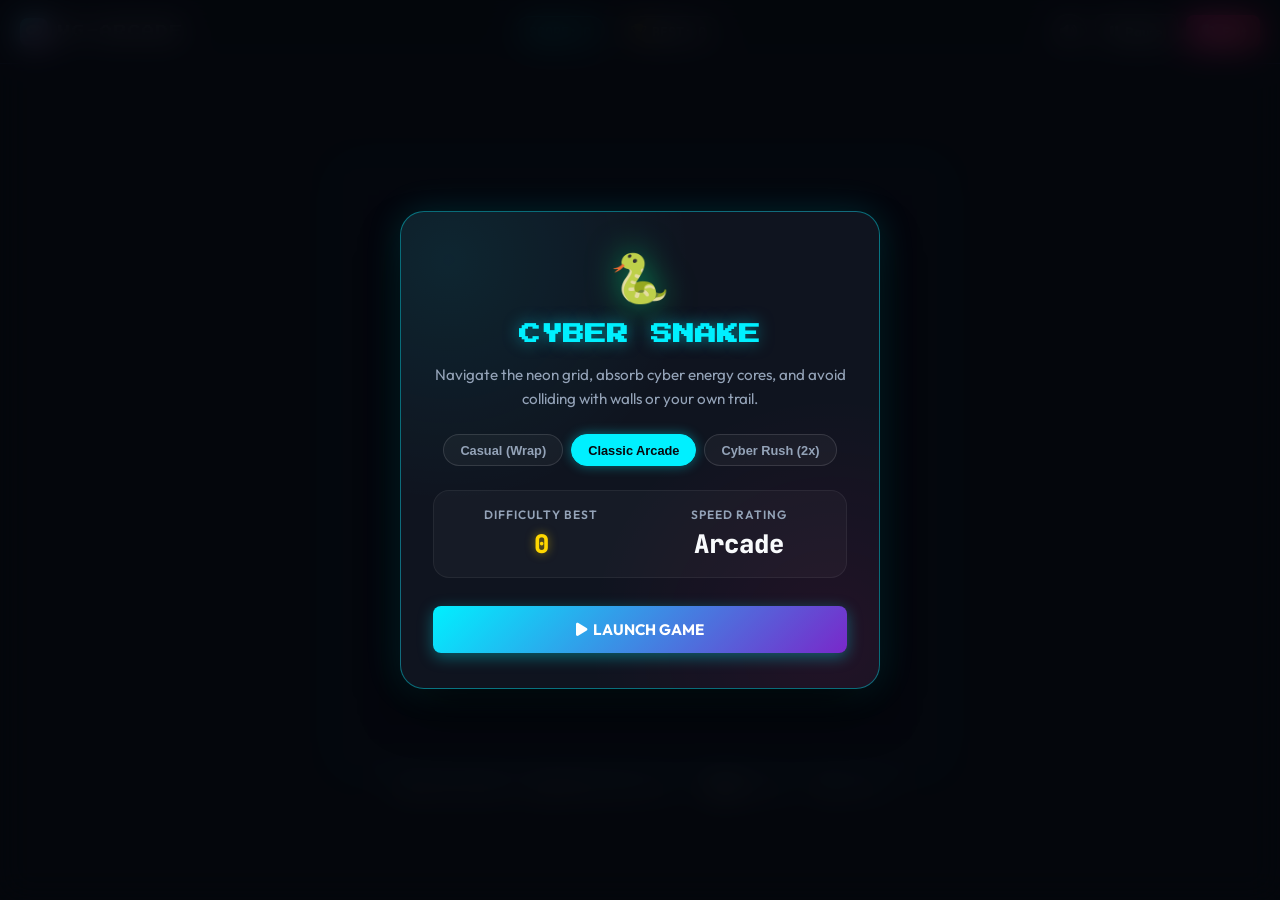
<file: games/snake/index.html>
<!DOCTYPE html>
<html lang="en">
<head>
  <meta charset="UTF-8">
  <meta name="viewport" content="width=device-width, initial-scale=1.0, maximum-scale=1.0, user-scalable=no">
  <title>Cyber Snake Pro | VG-Arcade</title>
  <meta name="description" content="High-octane neon cyber snake arcade game with fluid controls, input buffering, and particle physics by Vaishnav Gupta.">
  <link rel="stylesheet" href="https://cdnjs.cloudflare.com/ajax/libs/font-awesome/6.5.1/css/all.min.css">
  <link rel="stylesheet" href="style.css">
</head>
<body>

  <!-- Top Arcade Header -->
  <header class="arcade-header">
    <a href="../../index.html" class="arcade-brand" title="Back to Arcade Zone">
      <div class="arcade-brand-icon"><i class="fas fa-gamepad"></i></div>
      <span>VG-ARCADE</span>
    </a>

    <div class="arcade-stats-bar">
      <div class="arcade-badge arcade-badge-highlight">
        <span>SCORE:</span> <span id="currentScore">0</span>
      </div>
      <div class="arcade-badge">
        <i class="fas fa-trophy" style="color:var(--arcade-yellow);"></i>
        <span>BEST:</span> <span id="bestScore">0</span>
      </div>
    </div>

    <div class="arcade-actions">
      <button class="arcade-btn arcade-btn-icon arcade-sound-btn" onclick="ArcadeAudio.toggleMute()" title="Mute/Unmute Audio">
        <i class="fas fa-volume-up"></i>
      </button>
      <button id="pauseToggleBtn" class="arcade-btn arcade-btn-ghost" onclick="togglePause()">
        <i class="fas fa-pause"></i> <span class="hide-mobile">Pause</span>
      </button>
      <a href="../../index.html" class="arcade-btn arcade-btn-danger" title="Exit to Hub">
        <i class="fas fa-door-open"></i> <span class="hide-mobile">Exit</span>
      </a>
    </div>
  </header>

  <!-- Game Shell -->
  <main class="game-container">
    <div class="canvas-wrapper" id="canvasWrapper">
      <canvas id="gameCanvas" width="600" height="600"></canvas>
      <div class="combo-display" id="bonusBanner">⚡ BONUS ACTIVE!</div>
    </div>

    <!-- Desktop Controls Tip -->
    <div class="controls-hint">
      <span><span class="key-pill">W</span><span class="key-pill">A</span><span class="key-pill">S</span><span class="key-pill">D</span> or <span class="key-pill">▲</span><span class="key-pill">▼</span><span class="key-pill">◄</span><span class="key-pill">►</span> Steer</span>
      <span><span class="key-pill">SPACE</span> Pause</span>
      <span><span class="key-pill">R</span> Restart</span>
    </div>

    <!-- Mobile Arcade D-Pad -->
    <div class="mobile-controls">
      <div class="dpad-row">
        <button class="dpad-btn" id="dpadUp" aria-label="Up"><i class="fas fa-chevron-up"></i></button>
      </div>
      <div class="dpad-row">
        <button class="dpad-btn" id="dpadLeft" aria-label="Left"><i class="fas fa-chevron-left"></i></button>
        <button class="dpad-btn" id="dpadDown" aria-label="Down"><i class="fas fa-chevron-down"></i></button>
        <button class="dpad-btn" id="dpadRight" aria-label="Right"><i class="fas fa-chevron-right"></i></button>
      </div>
    </div>
  </main>

  <!-- Start Screen Modal -->
  <div class="arcade-modal-backdrop active" id="startModal">
    <div class="arcade-modal-card">
      <div class="game-badge-icon">🐍</div>
      <h1 class="arcade-modal-title">CYBER SNAKE</h1>
      <p class="arcade-modal-desc">
        Navigate the neon grid, absorb cyber energy cores, and avoid colliding with walls or your own trail.
      </p>

      <div class="arcade-difficulty-tabs">
        <button class="arcade-diff-btn" data-diff="casual" onclick="selectDifficulty('casual')">Casual (Wrap)</button>
        <button class="arcade-diff-btn active" data-diff="arcade" onclick="selectDifficulty('arcade')">Classic Arcade</button>
        <button class="arcade-diff-btn" data-diff="turbo" onclick="selectDifficulty('turbo')">Cyber Rush (2x)</button>
      </div>

      <div class="arcade-stat-grid">
        <div class="arcade-stat-item">
          <div class="label">Difficulty Best</div>
          <div class="val highlight" id="modalBestDisplay">0</div>
        </div>
        <div class="arcade-stat-item">
          <div class="label">Speed Rating</div>
          <div class="val" id="modalSpeedDisplay">Arcade</div>
        </div>
      </div>

      <div class="arcade-modal-buttons">
        <button class="arcade-btn arcade-btn-primary" onclick="startGame()">
          <i class="fas fa-play"></i> LAUNCH GAME
        </button>
      </div>
    </div>
  </div>

  <!-- Pause Modal -->
  <div class="arcade-modal-backdrop" id="pauseModal">
    <div class="arcade-modal-card">
      <h2 class="arcade-modal-title"><i class="fas fa-pause-circle"></i> PAUSED</h2>
      <p class="arcade-modal-desc">Systems suspended. Take a breather!</p>
      <div class="arcade-modal-buttons">
        <button class="arcade-btn arcade-btn-primary" onclick="togglePause()">
          <i class="fas fa-play"></i> RESUME
        </button>
        <button class="arcade-btn arcade-btn-ghost" onclick="restartGame()">
          <i class="fas fa-redo"></i> RESTART
        </button>
      </div>
    </div>
  </div>

  <!-- Game Over Modal -->
  <div class="arcade-modal-backdrop" id="gameOverModal">
    <div class="arcade-modal-card">
      <h2 class="arcade-modal-title" id="gameOverTitle" style="color:var(--arcade-pink);">CIRCUIT CRASH</h2>
      <p class="arcade-modal-desc" id="gameOverMsg">Signal disconnected!</p>

      <div class="arcade-stat-grid">
        <div class="arcade-stat-item">
          <div class="label">Final Score</div>
          <div class="val highlight" id="finalScoreVal">0</div>
        </div>
        <div class="arcade-stat-item">
          <div class="label">High Score</div>
          <div class="val" id="bestScoreVal">0</div>
        </div>
      </div>

      <div class="arcade-modal-buttons">
        <button class="arcade-btn arcade-btn-primary" onclick="restartGame()">
          <i class="fas fa-redo"></i> PLAY AGAIN
        </button>
        <a href="../../index.html" class="arcade-btn arcade-btn-ghost">
          <i class="fas fa-home"></i> HUB
        </a>
      </div>
    </div>
  </div>

  <!-- Scripts -->
  <script src="../../shared/arcade-core.js"></script>
  <script>
    // --- GAME CONSTANTS & STATE ---
    const canvas = document.getElementById("gameCanvas");
    const ctx = canvas.getContext("2d");

    const GRID_SIZE = 24; // 24x24 grid cells
    const CELL_SIZE = canvas.width / GRID_SIZE; // 25px per cell

    let difficulty = 'arcade';
    let tickSpeed = 105;
    let score = 0;
    let scoreMultiplier = 1;
    let snake = [];
    let dir = { x: 1, y: 0 };
    let inputQueue = [];
    let food = { x: 5, y: 5, pulse: 0 };
    let bonusFood = null;
    let bonusTimer = null;
    let gameLoop = null;
    let isPlaying = false;
    let isPaused = false;
    let particleSparks = [];

    // Audio tracking
    ArcadeStorage.recordPlay('snake');

    function getStorageKey() {
      return `snake_${difficulty}`;
    }

    function updateHighScoreDisplay() {
      const best = ArcadeStorage.getHighScore(getStorageKey(), 0);
      document.getElementById("bestScore").innerText = best;
      document.getElementById("modalBestDisplay").innerText = best;
      return best;
    }

    function selectDifficulty(diff) {
      difficulty = diff;
      document.querySelectorAll(".arcade-diff-btn").forEach(btn => {
        btn.classList.toggle("active", btn.getAttribute("data-diff") === diff);
      });

      const speedLabel = document.getElementById("modalSpeedDisplay");
      if (diff === 'casual') {
        tickSpeed = 140;
        scoreMultiplier = 1;
        speedLabel.innerText = 'Casual';
      } else if (diff === 'turbo') {
        tickSpeed = 68;
        scoreMultiplier = 2;
        speedLabel.innerText = '2x Turbo';
      } else {
        tickSpeed = 100;
        scoreMultiplier = 1;
        speedLabel.innerText = 'Arcade';
      }
      updateHighScoreDisplay();
      ArcadeAudio.playClick();
    }

    // --- GAME ENGINE ---
    function initGame() {
      const mid = Math.floor(GRID_SIZE / 2);
      snake = [
        { x: mid, y: mid },
        { x: mid - 1, y: mid },
        { x: mid - 2, y: mid }
      ];
      dir = { x: 1, y: 0 };
      inputQueue = [];
      score = 0;
      particleSparks = [];
      document.getElementById("currentScore").innerText = score;
      document.getElementById("bonusBanner").classList.remove("visible");
      
      if (bonusTimer) clearTimeout(bonusTimer);
      bonusFood = null;

      spawnFood();
      updateHighScoreDisplay();
    }

    function spawnFood() {
      let valid = false;
      while (!valid) {
        const fx = Math.floor(Math.random() * GRID_SIZE);
        const fy = Math.floor(Math.random() * GRID_SIZE);
        const occupied = snake.some(s => s.x === fx && s.y === fy);
        if (!occupied) {
          food = { x: fx, y: fy, pulse: 0 };
          valid = true;
        }
      }

      // 20% chance to spawn a timed bonus orb if none exists
      if (!bonusFood && Math.random() < 0.25 && score > 3) {
        spawnBonusFood();
      }
    }

    function spawnBonusFood() {
      let valid = false;
      while (!valid) {
        const bx = Math.floor(Math.random() * GRID_SIZE);
        const by = Math.floor(Math.random() * GRID_SIZE);
        const occupied = (food.x === bx && food.y === by) || snake.some(s => s.x === bx && s.y === by);
        if (!occupied) {
          bonusFood = { x: bx, y: by, expire: Date.now() + 8000 };
          document.getElementById("bonusBanner").classList.add("visible");
          valid = true;
        }
      }
      bonusTimer = setTimeout(() => {
        bonusFood = null;
        document.getElementById("bonusBanner").classList.remove("visible");
      }, 8000);
    }

    function startGame() {
      document.getElementById("startModal").classList.remove("active");
      initGame();
      isPlaying = true;
      isPaused = false;
      if (gameLoop) clearInterval(gameLoop);
      gameLoop = setInterval(tick, tickSpeed);
      ArcadeAudio.playClick();
    }

    function restartGame() {
      document.getElementById("gameOverModal").classList.remove("active");
      document.getElementById("pauseModal").classList.remove("active");
      startGame();
    }

    function togglePause() {
      if (!isPlaying) return;
      isPaused = !isPaused;
      const pauseModal = document.getElementById("pauseModal");
      const pauseBtn = document.getElementById("pauseToggleBtn");

      if (isPaused) {
        clearInterval(gameLoop);
        pauseModal.classList.add("active");
        pauseBtn.innerHTML = '<i class="fas fa-play"></i> <span class="hide-mobile">Resume</span>';
      } else {
        pauseModal.classList.remove("active");
        pauseBtn.innerHTML = '<i class="fas fa-pause"></i> <span class="hide-mobile">Pause</span>';
        gameLoop = setInterval(tick, tickSpeed);
      }
      ArcadeAudio.playClick();
    }

    // --- INPUT QUEUE HANDLING (Fixes 180° bug) ---
    function queueDirection(nx, ny) {
      if (isPaused || !isPlaying) return;
      
      const lastPlanned = inputQueue.length > 0 ? inputQueue[inputQueue.length - 1] : dir;
      // Prevent 180° turn into self
      if (nx === -lastPlanned.x && ny === -lastPlanned.y) return;
      // Prevent redundant same direction
      if (nx === lastPlanned.x && ny === lastPlanned.y) return;

      if (inputQueue.length < 2) {
        inputQueue.push({ x: nx, y: ny });
      }
    }

    // --- TICK LOOP ---
    function tick() {
      if (inputQueue.length > 0) {
        const next = inputQueue.shift();
        // Double safety check
        if (!(next.x === -dir.x && next.y === -dir.y)) {
          dir = next;
        }
      }

      let nextX = snake[0].x + dir.x;
      let nextY = snake[0].y + dir.y;

      // Casual mode wall-wrap vs Classic collision
      if (difficulty === 'casual') {
        if (nextX < 0) nextX = GRID_SIZE - 1;
        if (nextX >= GRID_SIZE) nextX = 0;
        if (nextY < 0) nextY = GRID_SIZE - 1;
        if (nextY >= GRID_SIZE) nextY = 0;
      } else {
        if (nextX < 0 || nextX >= GRID_SIZE || nextY < 0 || nextY >= GRID_SIZE) {
          triggerGameOver("Boundary Collision!");
          return;
        }
      }

      // Check self-collision
      for (let i = 0; i < snake.length; i++) {
        if (snake[i].x === nextX && snake[i].y === nextY) {
          triggerGameOver("Self Collision!");
          return;
        }
      }

      // Move snake head
      snake.unshift({ x: nextX, y: nextY });

      // Check food consumption
      if (nextX === food.x && nextY === food.y) {
        score += 1 * scoreMultiplier;
        document.getElementById("currentScore").innerText = score;
        ArcadeAudio.playEat();
        createEatSparks(food.x * CELL_SIZE + CELL_SIZE / 2, food.y * CELL_SIZE + CELL_SIZE / 2, '#00f0ff');
        spawnFood();

        // Progressive acceleration for Classic Arcade
        if (difficulty === 'arcade' && tickSpeed > 55) {
          tickSpeed -= 1.5;
          clearInterval(gameLoop);
          gameLoop = setInterval(tick, tickSpeed);
        }
      } else if (bonusFood && nextX === bonusFood.x && nextY === bonusFood.y) {
        score += 5 * scoreMultiplier;
        document.getElementById("currentScore").innerText = score;
        ArcadeAudio.playBonus();
        createEatSparks(bonusFood.x * CELL_SIZE + CELL_SIZE / 2, bonusFood.y * CELL_SIZE + CELL_SIZE / 2, '#ffd700');
        clearTimeout(bonusTimer);
        bonusFood = null;
        document.getElementById("bonusBanner").classList.remove("visible");
      } else {
        snake.pop(); // Remove tail
      }

      draw();
    }

    // --- GRAPHICS RENDERING ---
    function draw() {
      // Background Grid
      ctx.fillStyle = "#070b14";
      ctx.fillRect(0, 0, canvas.width, canvas.height);

      ctx.strokeStyle = "rgba(0, 240, 255, 0.05)";
      ctx.lineWidth = 1;
      for (let i = 0; i <= GRID_SIZE; i++) {
        ctx.beginPath();
        ctx.moveTo(i * CELL_SIZE, 0);
        ctx.lineTo(i * CELL_SIZE, canvas.height);
        ctx.stroke();

        ctx.beginPath();
        ctx.moveTo(0, i * CELL_SIZE);
        ctx.lineTo(canvas.width, i * CELL_SIZE);
        ctx.stroke();
      }

      // Draw Sparks
      for (let i = particleSparks.length - 1; i >= 0; i--) {
        const p = particleSparks[i];
        p.x += p.vx;
        p.y += p.vy;
        p.life -= 0.05;
        if (p.life <= 0) {
          particleSparks.splice(i, 1);
          continue;
        }
        ctx.fillStyle = p.color;
        ctx.globalAlpha = p.life;
        ctx.beginPath();
        ctx.arc(p.x, p.y, p.size, 0, Math.PI * 2);
        ctx.fill();
        ctx.globalAlpha = 1;
      }

      // Draw Food (Quantum Energy Core)
      food.pulse = (food.pulse + 0.08) % (Math.PI * 2);
      const fx = food.x * CELL_SIZE + CELL_SIZE / 2;
      const fy = food.y * CELL_SIZE + CELL_SIZE / 2;
      const pulseRadius = (CELL_SIZE * 0.35) + Math.sin(food.pulse) * 2;

      // Glow halo
      const grad = ctx.createRadialGradient(fx, fy, 2, fx, fy, CELL_SIZE * 0.8);
      grad.addColorStop(0, "rgba(0, 240, 255, 0.8)");
      grad.addColorStop(0.5, "rgba(0, 240, 255, 0.2)");
      grad.addColorStop(1, "transparent");
      ctx.fillStyle = grad;
      ctx.beginPath();
      ctx.arc(fx, fy, CELL_SIZE * 0.8, 0, Math.PI * 2);
      ctx.fill();

      // Core
      ctx.fillStyle = "#00f0ff";
      ctx.beginPath();
      ctx.arc(fx, fy, pulseRadius, 0, Math.PI * 2);
      ctx.fill();

      // Inner Hotspot
      ctx.fillStyle = "#ffffff";
      ctx.beginPath();
      ctx.arc(fx, fy, pulseRadius * 0.45, 0, Math.PI * 2);
      ctx.fill();

      // Draw Timed Bonus Food
      if (bonusFood) {
        const bx = bonusFood.x * CELL_SIZE + CELL_SIZE / 2;
        const by = bonusFood.y * CELL_SIZE + CELL_SIZE / 2;
        const bPulse = Math.sin(Date.now() / 150) * 3;

        ctx.fillStyle = "rgba(255, 215, 0, 0.25)";
        ctx.beginPath();
        ctx.arc(bx, by, CELL_SIZE * 0.9, 0, Math.PI * 2);
        ctx.fill();

        ctx.fillStyle = "#ffd700";
        ctx.shadowColor = "#ffd700";
        ctx.shadowBlur = 12;
        ctx.beginPath();
        ctx.arc(bx, by, CELL_SIZE * 0.38 + bPulse, 0, Math.PI * 2);
        ctx.fill();
        ctx.shadowBlur = 0;

        ctx.fillStyle = "#ffffff";
        ctx.beginPath();
        ctx.arc(bx, by, CELL_SIZE * 0.18, 0, Math.PI * 2);
        ctx.fill();
      }

      // Draw Snake Body
      for (let i = snake.length - 1; i >= 0; i--) {
        const seg = snake[i];
        const sx = seg.x * CELL_SIZE;
        const sy = seg.y * CELL_SIZE;
        const ratio = i / snake.length;

        if (i === 0) {
          // Snake Head
          ctx.fillStyle = "#00ff88";
          ctx.shadowColor = "#00ff88";
          ctx.shadowBlur = 15;
          ctx.beginPath();
          ctx.roundRect(sx + 2, sy + 2, CELL_SIZE - 4, CELL_SIZE - 4, 8);
          ctx.fill();
          ctx.shadowBlur = 0;

          // Expressive Cyber Eyes looking towards direction
          const eyeRadius = CELL_SIZE * 0.12;
          const eyeOffset = CELL_SIZE * 0.28;
          const lookX = dir.x * 2.5;
          const lookY = dir.y * 2.5;

          const cx = sx + CELL_SIZE / 2;
          const cy = sy + CELL_SIZE / 2;

          let eye1X, eye1Y, eye2X, eye2Y;
          if (dir.x !== 0) {
            eye1X = cx + dir.x * eyeOffset;
            eye1Y = cy - eyeOffset;
            eye2X = cx + dir.x * eyeOffset;
            eye2Y = cy + eyeOffset;
          } else {
            eye1X = cx - eyeOffset;
            eye1Y = cy + dir.y * eyeOffset;
            eye2X = cx + eyeOffset;
            eye2Y = cy + dir.y * eyeOffset;
          }

          // Eye whites & pupils
          ctx.fillStyle = "#070b14";
          ctx.beginPath();
          ctx.arc(eye1X, eye1Y, eyeRadius + 1, 0, Math.PI * 2);
          ctx.arc(eye2X, eye2Y, eyeRadius + 1, 0, Math.PI * 2);
          ctx.fill();

          ctx.fillStyle = "#ffffff";
          ctx.beginPath();
          ctx.arc(eye1X + lookX, eye1Y + lookY, eyeRadius * 0.65, 0, Math.PI * 2);
          ctx.arc(eye2X + lookX, eye2Y + lookY, eyeRadius * 0.65, 0, Math.PI * 2);
          ctx.fill();
        } else {
          // Body Segments with smooth neon transition
          const r = Math.round(0 * (1 - ratio) + 0 * ratio);
          const g = Math.round(255 * (1 - ratio) + 200 * ratio);
          const b = Math.round(136 * (1 - ratio) + 255 * ratio);
          ctx.fillStyle = `rgb(${r}, ${g}, ${b})`;

          const pad = Math.min(4, 2 + ratio * 3);
          ctx.beginPath();
          ctx.roundRect(sx + pad, sy + pad, CELL_SIZE - pad * 2, CELL_SIZE - pad * 2, 6);
          ctx.fill();
        }
      }
    }

    function createEatSparks(x, y, color) {
      for (let i = 0; i < 14; i++) {
        const angle = Math.random() * Math.PI * 2;
        const spd = Math.random() * 4 + 2;
        particleSparks.push({
          x,
          y,
          vx: Math.cos(angle) * spd,
          vy: Math.sin(angle) * spd,
          size: Math.random() * 3 + 2,
          color,
          life: 1
        });
      }
    }

    function triggerGameOver(reason) {
      isPlaying = false;
      clearInterval(gameLoop);
      if (bonusTimer) clearTimeout(bonusTimer);
      ArcadeAudio.playGameOver();

      const isNewBest = ArcadeStorage.setHighScore(getStorageKey(), score);
      const best = updateHighScoreDisplay();

      document.getElementById("finalScoreVal").innerText = score;
      document.getElementById("bestScoreVal").innerText = best;

      const titleEl = document.getElementById("gameOverTitle");
      const msgEl = document.getElementById("gameOverMsg");

      if (isNewBest && score > 0) {
        titleEl.innerText = "NEW HIGH SCORE! 🏆";
        titleEl.style.color = "var(--arcade-yellow)";
        msgEl.innerText = `Sensational run! You set a new personal record of ${score} pts.`;
        ArcadeFX.confetti();
      } else {
        titleEl.innerText = "CIRCUIT OVERLOAD";
        titleEl.style.color = "var(--arcade-pink)";
        msgEl.innerText = `${reason} Final score: ${score} points.`;
      }

      document.getElementById("gameOverModal").classList.add("active");
    }

    // --- KEYBOARD LISTENERS ---
    window.addEventListener("keydown", (e) => {
      if (e.code === "Space") {
        e.preventDefault();
        togglePause();
        return;
      }
      if (e.code === "KeyR" && !isPlaying) {
        restartGame();
        return;
      }

      switch (e.code) {
        case "ArrowUp":
        case "KeyW":
          e.preventDefault();
          queueDirection(0, -1);
          break;
        case "ArrowDown":
        case "KeyS":
          e.preventDefault();
          queueDirection(0, 1);
          break;
        case "ArrowLeft":
        case "KeyA":
          e.preventDefault();
          queueDirection(-1, 0);
          break;
        case "ArrowRight":
        case "KeyD":
          e.preventDefault();
          queueDirection(1, 0);
          break;
      }
    });

    // --- ON-SCREEN TOUCH DPAD ---
    function bindDpad(btnId, x, y) {
      const btn = document.getElementById(btnId);
      if (!btn) return;
      const handlePress = (e) => {
        e.preventDefault();
        btn.classList.add("pressed");
        queueDirection(x, y);
      };
      const handleRelease = (e) => {
        e.preventDefault();
        btn.classList.remove("pressed");
      };
      btn.addEventListener("touchstart", handlePress, { passive: false });
      btn.addEventListener("touchend", handleRelease, { passive: false });
      btn.addEventListener("mousedown", handlePress);
      btn.addEventListener("mouseup", handleRelease);
    }

    bindDpad("dpadUp", 0, -1);
    bindDpad("dpadDown", 0, 1);
    bindDpad("dpadLeft", -1, 0);
    bindDpad("dpadRight", 1, 0);

    // --- SWIPE GESTURES ---
    let touchStartX = 0;
    let touchStartY = 0;
    canvas.addEventListener("touchstart", (e) => {
      touchStartX = e.changedTouches[0].clientX;
      touchStartY = e.changedTouches[0].clientY;
    }, { passive: true });

    canvas.addEventListener("touchend", (e) => {
      const dx = e.changedTouches[0].clientX - touchStartX;
      const dy = e.changedTouches[0].clientY - touchStartY;
      if (Math.abs(dx) > Math.abs(dy) && Math.abs(dx) > 25) {
        queueDirection(dx > 0 ? 1 : -1, 0);
      } else if (Math.abs(dy) > 25) {
        queueDirection(0, dy > 0 ? 1 : -1);
      }
    }, { passive: true });

    // Responsive Canvas Resize
    function resizeCanvas() {
      const wrapper = document.getElementById("canvasWrapper");
      const availableSize = Math.min(wrapper.clientWidth, window.innerHeight - 240, 600);
      canvas.style.width = `${availableSize}px`;
      canvas.style.height = `${availableSize}px`;
    }
    window.addEventListener("resize", resizeCanvas);
    resizeCanvas();

    // Init high score on load
    updateHighScoreDisplay();
    draw();
  </script>
</body>
</html>
</file>
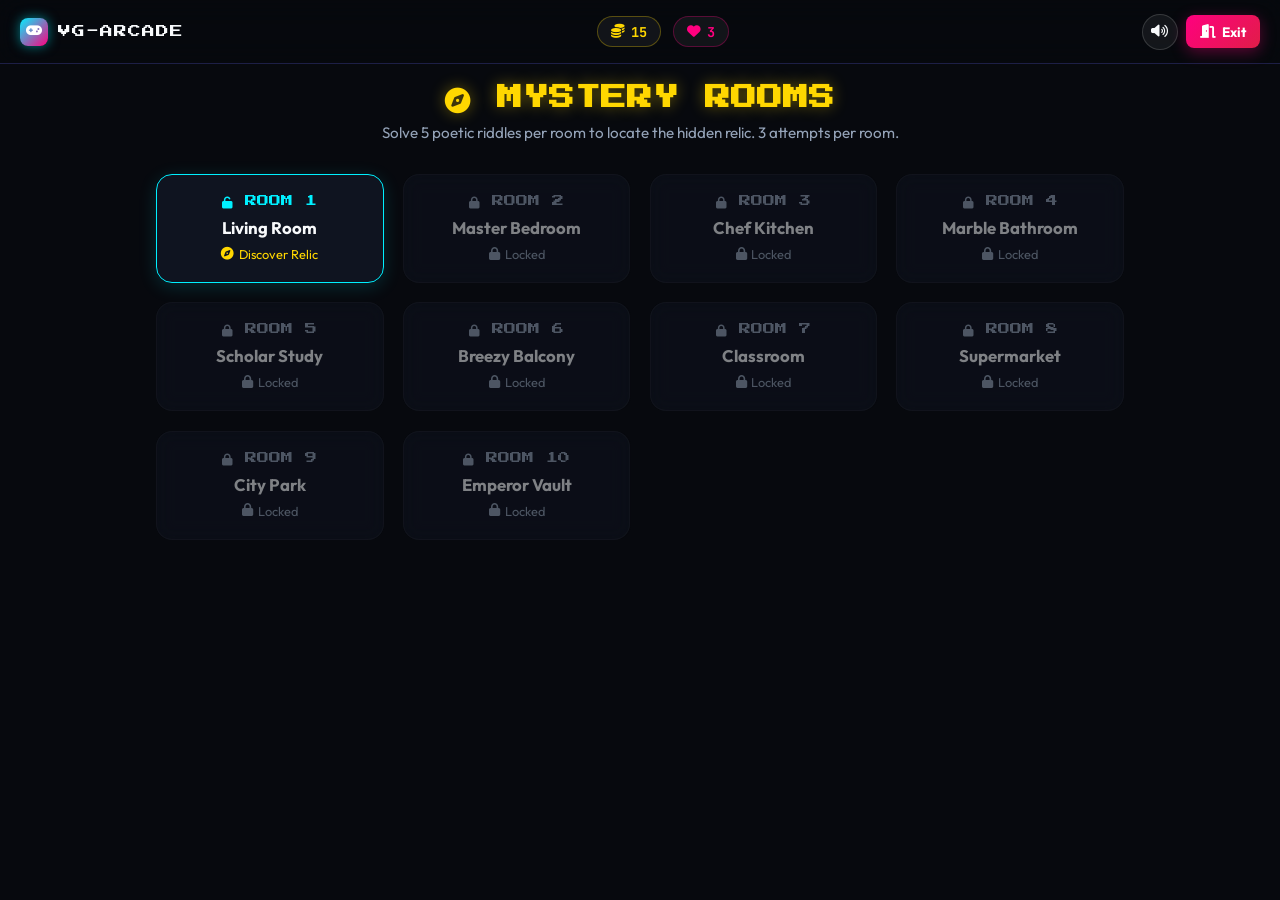
<file: games/treasure/index.html>
<!DOCTYPE html>
<html lang="en">
<head>
  <meta charset="UTF-8">
  <meta name="viewport" content="width=device-width, initial-scale=1.0, maximum-scale=1.0, user-scalable=no">
  <title>Treasure Quest Adventure | VG-Arcade</title>
  <meta name="description" content="Immersive mystery riddle quest. Decipher clues, inspect rooms, and uncover ancient relics by Vaishnav Gupta.">
  <link rel="stylesheet" href="https://cdnjs.cloudflare.com/ajax/libs/font-awesome/6.5.1/css/all.min.css">
  <link rel="stylesheet" href="style.css">
</head>
<body>

  <!-- Top Arcade Header -->
  <header class="arcade-header">
    <a href="../../index.html" class="arcade-brand" title="Back to Arcade Zone">
      <div class="arcade-brand-icon"><i class="fas fa-gamepad"></i></div>
      <span>VG-ARCADE</span>
    </a>

    <div class="arcade-stats-bar">
      <div class="arcade-badge" style="color:var(--arcade-yellow); border-color:rgba(255,215,0,0.3);">
        <i class="fas fa-coins"></i> <span id="coinDisplay">15</span>
      </div>
      <div class="arcade-badge" style="color:var(--arcade-pink); border-color:rgba(255,0,127,0.3);">
        <i class="fas fa-heart"></i> <span id="livesDisplay">3</span>
      </div>
      <div class="arcade-badge arcade-badge-highlight" id="timerBadge" style="display:none;">
        <i class="fas fa-stopwatch"></i> <span id="timerDisplay">300</span>s
      </div>
    </div>

    <div class="arcade-actions">
      <button class="arcade-btn arcade-btn-icon arcade-sound-btn" onclick="ArcadeAudio.toggleMute()" title="Mute/Unmute Audio">
        <i class="fas fa-volume-up"></i>
      </button>
      <button id="mapNavBtn" class="arcade-btn arcade-btn-ghost" onclick="returnToMap()" style="display:none;">
        <i class="fas fa-map-marked-alt"></i> <span class="hide-mobile">Map</span>
      </button>
      <a href="../../index.html" class="arcade-btn arcade-btn-danger" title="Exit to Hub">
        <i class="fas fa-door-open"></i> <span class="hide-mobile">Exit</span>
      </a>
    </div>
  </header>

  <main class="quest-container">

    <!-- Screen 1: Mystery Map -->
    <section id="levelMapScreen">
      <div class="map-hero">
        <h1 class="map-title"><i class="fas fa-compass"></i> MYSTERY ROOMS</h1>
        <p class="map-subtitle">
          Solve 5 poetic riddles per room to locate the hidden relic. 3 attempts per room.
        </p>
      </div>

      <div class="level-grid" id="levelGrid"></div>
    </section>

    <!-- Screen 2: Investigation View -->
    <section class="investigation-view" id="mainGameLayout">
      
      <!-- Riddle Parchment -->
      <div class="clue-parchment">
        <div class="clue-header">
          <div class="clue-title-badge">
            <i class="fas fa-scroll"></i> <span id="clueNumberTag">CLUE 1 OF 5</span>
          </div>
          <div style="font-size:0.85rem; color:#ca8a04; font-weight:700;">
            <i class="fas fa-shield-alt"></i> 3 Lives Limit
          </div>
        </div>

        <div class="clue-riddle" id="sideClueText">
          Loading riddle parchment...
        </div>

        <div class="clue-footer">
          <span id="roomLocationTag"><i class="fas fa-map-marker-alt"></i> Living Room</span>
          <span style="font-size:0.8rem; color:#a1a1aa;">Tap the correct artifact below</span>
        </div>
      </div>

      <!-- Room Investigation Arena -->
      <div class="room-arena">
        <div class="room-bar">
          <div class="room-label">
            <i class="fas fa-search-location"></i> Inspecting Artifacts
          </div>
          <button class="hint-pill-btn" onclick="useHint()">
            <i class="fas fa-lightbulb"></i> Reveal Hint (-2 <i class="fas fa-coins"></i>)
          </button>
        </div>

        <div class="objects-grid" id="roomGrid"></div>

        <div class="action-feedback-bar">
          <div class="feedback-msg" id="feedbackMessage"></div>
        </div>
      </div>

    </section>

  </main>

  <!-- Treasure Unlocked Modal -->
  <div class="arcade-modal-backdrop" id="treasureModal">
    <div class="arcade-modal-card">
      <h2 class="arcade-modal-title" style="color:var(--arcade-yellow);"><i class="fas fa-award"></i> RELIC UNCOVERED!</h2>
      <p class="arcade-modal-desc" id="treasureDesc">All room riddles solved!</p>

      <!-- Custom SVG Treasure Chest Artwork -->
      <div class="chest-svg-wrap">
        <svg viewBox="0 0 100 80" width="100%" height="100%">
          <defs>
            <linearGradient id="goldChest" x1="0%" y1="0%" x2="100%" y2="100%">
              <stop offset="0%" stop-color="#ffd700" />
              <stop offset="50%" stop-color="#f59e0b" />
              <stop offset="100%" stop-color="#b45309" />
            </linearGradient>
            <linearGradient id="chestBody" x1="0%" y1="0%" x2="0%" y2="100%">
              <stop offset="0%" stop-color="#78350f" />
              <stop offset="100%" stop-color="#451a03" />
            </linearGradient>
          </defs>
          <!-- Chest base -->
          <rect x="15" y="35" width="70" height="38" rx="6" fill="url(#chestBody)" stroke="#ca8a04" stroke-width="2.5" />
          <!-- Chest Lid (Open angled) -->
          <path d="M12,35 C12,18 88,18 88,35 Z" fill="url(#chestBody)" stroke="#ca8a04" stroke-width="2.5" />
          <!-- Gold Straps -->
          <rect x="28" y="24" width="8" height="49" fill="url(#goldChest)" />
          <rect x="64" y="24" width="8" height="49" fill="url(#goldChest)" />
          <!-- Golden Lock -->
          <circle cx="50" cy="42" r="7" fill="url(#goldChest)" />
          <circle cx="50" cy="42" r="2.5" fill="#451a03" />
          <!-- Glowing Jewels overflow -->
          <circle cx="40" cy="30" r="4.5" fill="#00f0ff" />
          <circle cx="60" cy="28" r="5" fill="#ff007f" />
          <circle cx="51" cy="25" r="4" fill="#00ff88" />
        </svg>
      </div>

      <div class="arcade-stat-grid">
        <div class="arcade-stat-item">
          <div class="label">Room Reward</div>
          <div class="val highlight">+10 Coins</div>
        </div>
        <div class="arcade-stat-item">
          <div class="label">Time Bonus</div>
          <div class="val" id="timeBonusDisplay">+5 Coins</div>
        </div>
      </div>

      <div class="arcade-modal-buttons">
        <button class="arcade-btn arcade-btn-primary" onclick="claimRewardAndProceed()">
          <i class="fas fa-check"></i> CLAIM & ADVANCE
        </button>
      </div>
    </div>
  </div>

  <!-- Out of Lives / Time Expired Modal -->
  <div class="arcade-modal-backdrop" id="failModal">
    <div class="arcade-modal-card">
      <h2 class="arcade-modal-title" id="failTitle" style="color:var(--arcade-pink);">INVESTIGATION FAILED</h2>
      <p class="arcade-modal-desc" id="failDesc">All 3 chances were lost in this room.</p>
      <div class="arcade-modal-buttons">
        <button class="arcade-btn arcade-btn-primary" onclick="retryLevel()">
          <i class="fas fa-redo"></i> RETRY ROOM
        </button>
        <button class="arcade-btn arcade-btn-ghost" onclick="returnToMap()">
          <i class="fas fa-map"></i> MAP
        </button>
      </div>
    </div>
  </div>

  <script src="../../shared/arcade-core.js"></script>
  <script>
    // --- ICON MAPPINGS (Bespoke FontAwesome Icons for Every Object) ---
    const ICON_MAP = {
      'TV': 'fas fa-tv',
      'Coffee Table': 'fas fa-table',
      'Sofa': 'fas fa-couch',
      'Rug': 'fas fa-border-all',
      'Bookshelf': 'fas fa-book-open',
      'Vase': 'fas fa-wine-bottle',
      'Wall Clock': 'fas fa-clock',
      'Lamp': 'fas fa-lightbulb',
      'Speaker': 'fas fa-volume-up',
      'Puzzle Piece': 'fas fa-puzzle-piece',
      'Shell': 'fas fa-stroopwafel',
      'Compass': 'fas fa-compass',
      'Candle': 'fas fa-fire',
      'Bed': 'fas fa-bed',
      'Wardrobe': 'fas fa-archive',
      'Pillow': 'fas fa-cloud',
      'Mirror': 'fas fa-gem',
      'Curtains': 'fas fa-columns',
      'Nightstand': 'fas fa-cube',
      'Alarm Clock': 'fas fa-bell',
      'Hanger': 'fas fa-tshirt',
      'Backpack': 'fas fa-briefcase',
      'Key': 'fas fa-key',
      'Fridge': 'fas fa-snowflake',
      'Stove': 'fas fa-fire-alt',
      'Sink': 'fas fa-faucet',
      'Knife': 'fas fa-utensils',
      'Mug': 'fas fa-coffee',
      'Microwave': 'fas fa-microchip',
      'Cutting Board': 'fas fa-square',
      'Plate': 'fas fa-circle',
      'Blender': 'fas fa-blender',
      'Sponge': 'fas fa-soap',
      'Scroll': 'fas fa-scroll',
      'Shower': 'fas fa-shower',
      'Towel': 'fas fa-bath',
      'Soap': 'fas fa-hands-wash',
      'Washbasin': 'fas fa-sink',
      'Tissue Roll': 'fas fa-toilet-paper',
      'Shampoo': 'fas fa-pump-soap',
      'Bucket': 'fas fa-prescription-bottle',
      'Mat': 'fas fa-door-open',
      'Rubber Duck': 'fas fa-feather-alt',
      'Study Desk': 'fas fa-desktop',
      'Keyboard': 'fas fa-keyboard',
      'Table Lamp': 'fas fa-sun',
      'Pen Holder': 'fas fa-pen-alt',
      'Bookcase': 'fas fa-layer-group',
      'Globe': 'fas fa-globe-americas',
      'Laptop': 'fas fa-laptop',
      'Chair': 'fas fa-chair',
      'Scissors': 'fas fa-cut',
      'Magnifying Glass': 'fas fa-search',
      'Flower Pot': 'fas fa-seedling',
      'Railing': 'fas fa-bars',
      'Clothesline': 'fas fa-tshirt',
      'Wall Light': 'fas fa-lightbulb',
      'Patio Chair': 'fas fa-chair',
      'Watering Can': 'fas fa-tint',
      'Wind Chime': 'fas fa-bell',
      'Broom': 'fas fa-broom',
      'Bird Feather': 'fas fa-feather',
      'Blackboard': 'fas fa-chalkboard',
      'School Bench': 'fas fa-chair',
      'Ruler': 'fas fa-ruler-combined',
      'Eraser': 'fas fa-eraser',
      'School Bag': 'fas fa-backpack',
      'Duster': 'fas fa-wind',
      'Notice Board': 'fas fa-clipboard-list',
      'Teacher Desk': 'fas fa-table',
      'Chalk': 'fas fa-pen-nib',
      'Shopping Cart': 'fas fa-shopping-cart',
      'Checkout Counter': 'fas fa-credit-card',
      'Fruit Stand': 'fas fa-apple-alt',
      'Soda Cooler': 'fas fa-glass-whiskey',
      'Receipt Printer': 'fas fa-receipt',
      'Basket': 'fas fa-shopping-basket',
      'Weighing Scale': 'fas fa-balance-scale',
      'Shelf': 'fas fa-th-list',
      'Scanner': 'fas fa-barcode',
      'Coin Pouch': 'fas fa-wallet',
      'Receipt': 'fas fa-file-invoice',
      'Swing Set': 'fas fa-child',
      'Park Bench': 'fas fa-couch',
      'Dustbin': 'fas fa-trash',
      'Water Fountain': 'fas fa-water',
      'Flower Bed': 'fas fa-spa',
      'Lamp Post': 'fas fa-sun',
      'Slide': 'fas fa-play',
      'Pebble Path': 'fas fa-road',
      'Bush': 'fas fa-tree',
      'Leaf': 'fas fa-leaf',
      'Acorn': 'fas fa-seedling',
      'Steel Vault Door': 'fas fa-door-closed',
      'Stone Altar': 'fas fa-monument',
      'Torch Stand': 'fas fa-fire',
      'Iron Chest': 'fas fa-box-open',
      'Golden Treasure Chest': 'fas fa-crown',
      'Statue': 'fas fa-chess-queen',
      'Pillar': 'fas fa-archway',
      'Scrolls': 'fas fa-scroll',
      'Chandelier': 'fas fa-gem',
      'Gemstone': 'fas fa-ring'
    };

    function getIconClass(name) {
      return ICON_MAP[name] || 'fas fa-search';
    }

    // --- 10 EXPEDITION ROOMS ---
    const levels = [
      {
        level: 1, name: 'Living Room', time: 180, treasureName: 'Silver Pocket Watch',
        clues: [
          { text: "Where glowing pictures speak tales of distant lands without opening their mouths.", target: "TV", hint: "Glowing electronic screen." },
          { text: "A low wooden plateau awaiting cups of brew in the center of gathering.", target: "Coffee Table", hint: "Table before the sofa." },
          { text: "Where weary travelers sink deep to cast away the day's heavy burdens.", target: "Sofa", hint: "Plush lounge seating." },
          { text: "A woven fabric guardian protecting barefoot steps from the chilling floor.", target: "Rug", hint: "Textured floor mat." },
          { text: "Silent keepers of ancient tales standing tall against the painted wall.", target: "Bookshelf", hint: "Wooden book storage." }
        ],
        baseObjects: ['TV', 'Coffee Table', 'Sofa', 'Rug', 'Bookshelf', 'Vase', 'Wall Clock', 'Lamp', 'Speaker', 'Puzzle Piece', 'Shell', 'Compass', 'Candle']
      },
      {
        level: 2, name: 'Master Bedroom', time: 180, treasureName: 'Golden Locket',
        clues: [
          { text: "A flat sanctuary where weary bodies surrender to the realm of dreams.", target: "Bed", hint: "Sleeping mattress." },
          { text: "A towering wooden vault guarding folded garments and fabric secrets.", target: "Wardrobe", hint: "Large clothes cabinet." },
          { text: "A soft cloud resting beneath weary heads when night whispers sleep.", target: "Pillow", hint: "Bed cushion." },
          { text: "A silver-tongued glass that mirrors reality yet reveals no thoughts.", target: "Mirror", hint: "Reflective glass surface." },
          { text: "Flowing fabrics that shield the window pane from prying sunbeams.", target: "Curtains", hint: "Window drapery." }
        ],
        baseObjects: ['Bed', 'Wardrobe', 'Pillow', 'Mirror', 'Curtains', 'Nightstand', 'Alarm Clock', 'Rug', 'Hanger', 'Backpack', 'Puzzle Piece', 'Key']
      },
      {
        level: 3, name: 'Chef Kitchen', time: 180, treasureName: 'Ancient Spice Jar',
        clues: [
          { text: "A frosty chamber keeping perishable treasures safe from summer's wrath.", target: "Fridge", hint: "Cold appliance." },
          { text: "A heated metal hearth where raw ingredients transform into savory feasts.", target: "Stove", hint: "Cooking burner range." },
          { text: "Where liquid currents flow downward, vanishing into a dark metallic abyss.", target: "Sink", hint: "Washing basin." },
          { text: "A silver blade with no fear of slicing through stubborn bonds.", target: "Knife", hint: "Sharp cutting tool." },
          { text: "A ceramic vessel holding warm steamy brews for morning awakenings.", target: "Mug", hint: "Drinking cup with handle." }
        ],
        baseObjects: ['Fridge', 'Stove', 'Sink', 'Knife', 'Mug', 'Microwave', 'Cutting Board', 'Plate', 'Blender', 'Sponge', 'Shell', 'Scroll']
      },
      {
        level: 4, name: 'Marble Bathroom', time: 180, treasureName: 'Crystal Perfume',
        clues: [
          { text: "Where artificial rain falls from above to cleanse tired wanderers.", target: "Shower", hint: "Overhead water fixture." },
          { text: "A fluffy fabric hanging close by, thirsty to wipe away moisture.", target: "Towel", hint: "Drying cloth." },
          { text: "A soapy brick that melts into fragrant foam upon meeting water.", target: "Soap", hint: "Cleaning bar." },
          { text: "A porcelain basin waiting patiently beneath a gleaming brass spout.", target: "Washbasin", hint: "Ceramic sink bowl." },
          { text: "A spiral cylinder of paper ready to absorb messy mishaps.", target: "Tissue Roll", hint: "Roll dispenser." }
        ],
        baseObjects: ['Shower', 'Towel', 'Soap', 'Washbasin', 'Tissue Roll', 'Shampoo', 'Mirror', 'Bucket', 'Mat', 'Rubber Duck', 'Puzzle Piece']
      },
      {
        level: 5, name: 'Scholar Study', time: 180, treasureName: 'Royal Quill Pen',
        clues: [
          { text: "A flat timber arena where ink and parchment wage silent wars.", target: "Study Desk", hint: "Writing table." },
          { text: "An orderly grid of symbols waiting for fingertips to awaken them.", target: "Keyboard", hint: "Typing board." },
          { text: "A mechanical sun casting focused beams over midnight manuscripts.", target: "Table Lamp", hint: "Desk light." },
          { text: "A cylindrical guard keeping scattered quills and pens upright.", target: "Pen Holder", hint: "Stationery cup." },
          { text: "A towering repository of bound wisdom standing against the corner.", target: "Bookcase", hint: "Large bookcase." }
        ],
        baseObjects: ['Study Desk', 'Keyboard', 'Table Lamp', 'Pen Holder', 'Bookcase', 'Globe', 'Laptop', 'Chair', 'Scissors', 'Magnifying Glass', 'Scroll']
      },
      {
        level: 6, name: 'Breezy Balcony', time: 180, treasureName: 'Emerald Ring',
        clues: [
          { text: "A clay cradle sheltering green roots dreaming of open skies.", target: "Flower Pot", hint: "Plant pot." },
          { text: "An iron fence guarding wanderers from taking a perilous plunge.", target: "Railing", hint: "Safety barrier." },
          { text: "A stretched line dancing in the breeze while damp garments dry.", target: "Clothesline", hint: "Laundry wire." },
          { text: "A solitary seat overlooking street views as twilight descends.", target: "Patio Chair", hint: "Outdoor chair." },
          { text: "A vessel with a spout carrying water drops to thirsty leaves.", target: "Watering Can", hint: "Gardening can." }
        ],
        baseObjects: ['Flower Pot', 'Railing', 'Clothesline', 'Wall Light', 'Patio Chair', 'Watering Can', 'Mat', 'Wind Chime', 'Broom', 'Bird Feather', 'Shell']
      },
      {
        level: 7, name: 'Classroom', time: 180, treasureName: 'Academic Medal',
        clues: [
          { text: "A dark slate canvas where white dust spells out mathematics.", target: "Blackboard", hint: "Classroom board." },
          { text: "Paired wooden benches where young minds absorb discipline.", target: "School Bench", hint: "Student desk." },
          { text: "A rigid strip boasting absolute millimeter precision.", target: "Ruler", hint: "Measuring scale." },
          { text: "A humble tool sacrificing its own body to wipe away past mistakes.", target: "Eraser", hint: "Rubber eraser." },
          { text: "A canvas pouch strapped to shoulders carrying heavy literary loads.", target: "School Bag", hint: "Student backpack." }
        ],
        baseObjects: ['Blackboard', 'School Bench', 'Ruler', 'Eraser', 'School Bag', 'Globe', 'Duster', 'Notice Board', 'Teacher Desk', 'Chalk', 'Compass']
      },
      {
        level: 8, name: 'Supermarket', time: 180, treasureName: 'Diamond Gem',
        clues: [
          { text: "A wire basket on wheels collecting endless pantry bounties.", target: "Shopping Cart", hint: "Grocery trolley." },
          { text: "A final barrier where paper notes are exchanged for goods.", target: "Checkout Counter", hint: "Billing desk." },
          { text: "A tiered wooden display overflowing with nature's sweet orchard harvest.", target: "Fruit Stand", hint: "Produce rack." },
          { text: "A refrigerated glass portal chilling carbonated liquid treasures.", target: "Soda Cooler", hint: "Beverage fridge." },
          { text: "A mechanical roll spitting out long paper lists of totals and tax.", target: "Receipt Printer", hint: "Billing machine." }
        ],
        baseObjects: ['Shopping Cart', 'Checkout Counter', 'Fruit Stand', 'Soda Cooler', 'Receipt Printer', 'Basket', 'Weighing Scale', 'Shelf', 'Scanner', 'Coin Pouch', 'Receipt']
      },
      {
        level: 9, name: 'City Park', time: 180, treasureName: 'Crown Jewel',
        clues: [
          { text: "Suspended ropes offering joyful flights toward the leafy canopy.", target: "Swing Set", hint: "Playground swing." },
          { text: "A weathered wooden seat offering restful pauses amidst green lawns.", target: "Park Bench", hint: "Garden bench." },
          { text: "A metal maw swallowing discarded wrappers and empty containers.", target: "Dustbin", hint: "Waste bin." },
          { text: "A splashing basin sprouting sparkling water streams into the sunlight.", target: "Water Fountain", hint: "Water fountain." },
          { text: "A vibrant patch of soil painted in nature's brightest petal hues.", target: "Flower Bed", hint: "Garden flower patch." }
        ],
        baseObjects: ['Swing Set', 'Park Bench', 'Dustbin', 'Water Fountain', 'Flower Bed', 'Lamp Post', 'Slide', 'Pebble Path', 'Bush', 'Leaf', 'Acorn']
      },
      {
        level: 10, name: 'Emperor Vault', time: 240, treasureName: 'Emperor Crown',
        clues: [
          { text: "A massive metallic barrier forged to withstand siege and time.", target: "Steel Vault Door", hint: "Vault entrance." },
          { text: "An ancient stone monolith bearing cryptic carvings of lost empires.", target: "Stone Altar", hint: "Carved pedestal." },
          { text: "A flickering iron sconce casting dancing shadows across stone walls.", target: "Torch Stand", hint: "Wall fire torch." },
          { text: "A heavy iron lockbox protecting forgotten royal heirlooms.", target: "Iron Chest", hint: "Secure lockbox." },
          { text: "The ultimate glittering prize ending a legendary quest of wits!", target: "Golden Treasure Chest", hint: "Ultimate chest." }
        ],
        baseObjects: ['Steel Vault Door', 'Stone Altar', 'Torch Stand', 'Iron Chest', 'Golden Treasure Chest', 'Statue', 'Pillar', 'Scrolls', 'Chandelier', 'Gemstone', 'Key']
      }
    ];

    // State Variables
    let unlockedLevel = parseInt(localStorage.getItem("arcade_treasure_level")) || 1;
    let coins = parseInt(localStorage.getItem("arcade_treasure_coins")) || 15;
    let lives = 3;
    let currentLevelIndex = 0;
    let currentClueIndex = 0;
    let timer = null;
    let timeLeft = 180;
    let isProcessingClick = false;

    ArcadeStorage.recordPlay('treasure');

    // DOM Elements
    const levelMapScreen = document.getElementById("levelMapScreen");
    const mainGameLayout = document.getElementById("mainGameLayout");
    const levelGrid = document.getElementById("levelGrid");
    const coinDisplay = document.getElementById("coinDisplay");
    const livesDisplay = document.getElementById("livesDisplay");
    const timerBadge = document.getElementById("timerBadge");
    const timerDisplay = document.getElementById("timerDisplay");
    const mapNavBtn = document.getElementById("mapNavBtn");

    const clueNumberTag = document.getElementById("clueNumberTag");
    const sideClueText = document.getElementById("sideClueText");
    const roomLocationTag = document.getElementById("roomLocationTag");
    const roomGrid = document.getElementById("roomGrid");
    const feedbackMessage = document.getElementById("feedbackMessage");

    const treasureModal = document.getElementById("treasureModal");
    const failModal = document.getElementById("failModal");

    function saveState() {
      localStorage.setItem("arcade_treasure_level", unlockedLevel);
      localStorage.setItem("arcade_treasure_coins", coins);
      coinDisplay.innerText = coins;
      livesDisplay.innerText = lives;
    }

    // --- LEVEL MAP RENDERING ---
    function renderLevelMap() {
      levelGrid.innerHTML = "";
      levels.forEach((lvl, idx) => {
        const card = document.createElement("div");
        card.className = "level-card";

        const isCompleted = lvl.level < unlockedLevel;
        const isCurrent = lvl.level === unlockedLevel;
        const isLocked = lvl.level > unlockedLevel;

        if (isCompleted) {
          card.classList.add("completed");
          card.innerHTML = `
            <div class="level-num"><i class="fas fa-check-circle"></i> ROOM ${lvl.level}</div>
            <div class="level-name">${lvl.name}</div>
            <div class="level-relic"><i class="fas fa-award"></i> ${lvl.treasureName}</div>
          `;
          card.onclick = () => startLevel(idx);
        } else if (isCurrent) {
          card.classList.add("unlocked");
          card.innerHTML = `
            <div class="level-num"><i class="fas fa-unlock"></i> ROOM ${lvl.level}</div>
            <div class="level-name">${lvl.name}</div>
            <div class="level-relic"><i class="fas fa-compass"></i> Discover Relic</div>
          `;
          card.onclick = () => startLevel(idx);
        } else {
          card.classList.add("locked");
          card.innerHTML = `
            <div class="level-num"><i class="fas fa-lock"></i> ROOM ${lvl.level}</div>
            <div class="level-name">${lvl.name}</div>
            <div class="level-relic" style="color:var(--arcade-text-dim);"><i class="fas fa-lock"></i> Locked</div>
          `;
          card.onclick = () => {
            ArcadeAudio.playError();
            card.style.animation = 'wrongShake 0.4s ease';
            setTimeout(() => card.style.animation = '', 400);
          };
        }

        levelGrid.appendChild(card);
      });
    }

    // --- LEVEL FLOW ---
    function startLevel(index) {
      currentLevelIndex = index;
      lives = 3;
      currentClueIndex = 0;
      isProcessingClick = false;

      saveState();

      levelMapScreen.style.display = "none";
      mainGameLayout.style.display = "flex";
      timerBadge.style.display = "inline-flex";
      mapNavBtn.style.display = "inline-flex";

      const lvl = levels[currentLevelIndex];
      roomLocationTag.innerHTML = `<i class="fas fa-map-marker-alt"></i> ${lvl.name}`;
      feedbackMessage.innerText = "";

      loadCurrentClue();
      startTimer(lvl.time);
      ArcadeAudio.playClick();
    }

    function returnToMap() {
      clearInterval(timer);
      mainGameLayout.style.display = "none";
      timerBadge.style.display = "none";
      mapNavBtn.style.display = "none";
      treasureModal.classList.remove("active");
      failModal.classList.remove("active");
      levelMapScreen.style.display = "block";
      renderLevelMap();
      ArcadeAudio.playClick();
    }

    function retryLevel() {
      failModal.classList.remove("active");
      startLevel(currentLevelIndex);
    }

    function startTimer(seconds) {
      clearInterval(timer);
      timeLeft = seconds;
      timerDisplay.innerText = timeLeft;

      timer = setInterval(() => {
        timeLeft--;
        timerDisplay.innerText = timeLeft;
        if (timeLeft <= 0) {
          clearInterval(timer);
          triggerTimeout();
        }
      }, 1000);
    }

    function loadCurrentClue() {
      const lvl = levels[currentLevelIndex];
      const clue = lvl.clues[currentClueIndex];

      clueNumberTag.innerText = `CLUE ${currentClueIndex + 1} OF 5`;
      sideClueText.innerText = `"${clue.text}"`;
      feedbackMessage.innerText = "";
      feedbackMessage.className = "feedback-msg";

      // Pool active items (current target + future targets + base objects)
      const objects = [clue.target];
      for (let i = currentClueIndex + 1; i < lvl.clues.length; i++) {
        objects.push(lvl.clues[i].target);
      }
      lvl.baseObjects.forEach(obj => {
        if (!objects.includes(obj) && objects.length < 8) {
          objects.push(obj);
        }
      });

      // Shuffle
      objects.sort(() => Math.random() - 0.5);

      // Render cards with rich bespoke SVG / FontAwesome icons
      roomGrid.innerHTML = "";
      objects.forEach(objName => {
        const card = document.createElement("div");
        card.className = "item-card";
        const iconClass = getIconClass(objName);

        card.innerHTML = `
          <div class="item-svg-box">
            <i class="${iconClass}"></i>
          </div>
          <div class="item-name">${objName}</div>
        `;

        card.onclick = () => selectObject(objName, card);
        roomGrid.appendChild(card);
      });
    }

    function selectObject(objName, cardEl) {
      if (isProcessingClick) return;
      const lvl = levels[currentLevelIndex];
      const currentClue = lvl.clues[currentClueIndex];

      if (objName === currentClue.target) {
        // CORRECT CHOICE
        isProcessingClick = true;
        cardEl.classList.add("correct");
        ArcadeAudio.playEat();
        
        const rect = cardEl.getBoundingClientRect();
        ArcadeFX.burst(rect.left + rect.width / 2, rect.top + rect.height / 2, 20, ['#00ff88', '#ffd700', '#00f0ff']);

        feedbackMessage.innerText = `✅ Correct! "${objName}" matched the clue.`;
        feedbackMessage.className = "feedback-msg success";

        currentClueIndex++;

        setTimeout(() => {
          if (currentClueIndex < 5) {
            loadCurrentClue();
            isProcessingClick = false;
          } else {
            // ROOM COMPLETED!
            clearInterval(timer);
            onRoomCompleted();
          }
        }, 800);

      } else {
        // WRONG CHOICE
        lives--;
        livesDisplay.innerText = lives;
        cardEl.classList.add("wrong");
        ArcadeAudio.playError();

        if (lives <= 0) {
          clearInterval(timer);
          triggerOutOfLives();
        } else {
          feedbackMessage.innerText = `❌ "${objName}" is not the answer. (${lives} lives remaining)`;
          feedbackMessage.className = "feedback-msg error";
          setTimeout(() => {
            cardEl.classList.remove("wrong");
          }, 600);
        }
      }
    }

    function onRoomCompleted() {
      const lvl = levels[currentLevelIndex];
      ArcadeAudio.playWin();
      ArcadeFX.confetti();

      // Time bonus calculation
      const timeBonus = Math.floor(timeLeft / 15);
      document.getElementById("timeBonusDisplay").innerText = `+${timeBonus} Coins`;
      document.getElementById("treasureDesc").innerText = `Outstanding deduction! You uncovered the legendary ${lvl.treasureName}.`;

      coins += 10 + timeBonus;

      if (currentLevelIndex + 1 >= unlockedLevel && unlockedLevel < levels.length) {
        unlockedLevel = currentLevelIndex + 2;
      }
      saveState();

      treasureModal.classList.add("active");
    }

    function claimRewardAndProceed() {
      treasureModal.classList.remove("active");
      if (currentLevelIndex + 1 < levels.length) {
        startLevel(currentLevelIndex + 1);
      } else {
        returnToMap();
      }
    }

    function triggerOutOfLives() {
      document.getElementById("failTitle").innerText = "OUT OF ATTEMPTS";
      document.getElementById("failDesc").innerText = "You made 3 false deductions. Study the clues carefully!";
      failModal.classList.add("active");
    }

    function triggerTimeout() {
      document.getElementById("failTitle").innerText = "TIME EXPIRED";
      document.getElementById("failDesc").innerText = "The candle flickered out before the final clue was deciphered.";
      failModal.classList.add("active");
    }

    function useHint() {
      const lvl = levels[currentLevelIndex];
      const currentClue = lvl.clues[currentClueIndex];

      if (coins >= 2) {
        coins -= 2;
        saveState();
        ArcadeAudio.playBonus();

        feedbackMessage.innerHTML = `💡 Hint: <strong>${currentClue.hint}</strong>`;
        feedbackMessage.className = "feedback-msg success";

        // Highlight the matching item card
        document.querySelectorAll(".item-card").forEach(c => {
          const nameEl = c.querySelector(".item-name");
          if (nameEl && nameEl.innerText === currentClue.target) {
            c.classList.add("hinted");
          }
        });
      } else {
        ArcadeAudio.playError();
        feedbackMessage.innerText = "❌ Need at least 2 coins for an ancient clue hint!";
        feedbackMessage.className = "feedback-msg error";
      }
    }

    // Init Map
    saveState();
    renderLevelMap();
  </script>
</body>
</html>
</file>
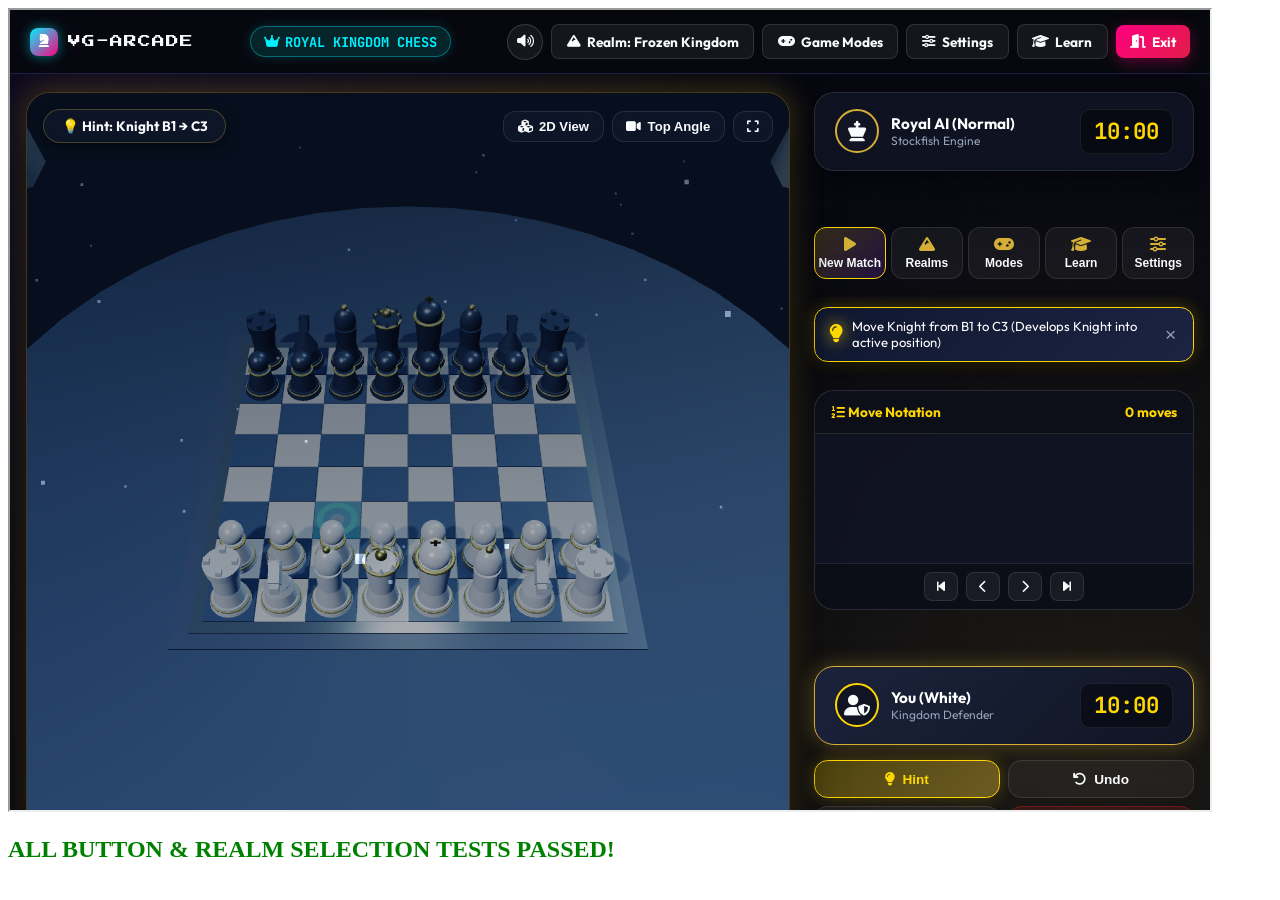
<file: games/chess/test_buttons.html>
<!DOCTYPE html>
<html>
<head>
    <meta charset="UTF-8">
    <title>Test Interactive Buttons & Realm Selection</title>
</head>
<body>
    <iframe id="gameFrame" src="index.html" style="width:1200px; height:800px;"></iframe>
    <div id="testOutput">Testing buttons...</div>

    <script>
        const frame = document.getElementById('gameFrame');
        const output = document.getElementById('testOutput');

        frame.onload = async () => {
            const doc = frame.contentDocument || frame.contentWindow.document;
            const win = frame.contentWindow;

            function assert(condition, desc) {
                if (!condition) {
                    console.error("[FAIL] " + desc);
                    throw new Error("Assertion failed: " + desc);
                } else {
                    console.log("[PASS] " + desc);
                }
            }

            try {
                // Wait for game initialization
                await new Promise(r => setTimeout(r, 600));

                assert(win.chessGame !== undefined, "window.chessGame is initialized");

                // 1. Test Game Mode Modal opening
                win.chessGame.openGameModeModal();
                assert(doc.getElementById('modeModal').classList.contains('active'), "Game Mode modal opens successfully");
                win.chessGame.closeAllModals();
                assert(!doc.getElementById('modeModal').classList.contains('active'), "closeAllModals closes Game Mode modal");

                // 2. Test Settings Modal opening
                win.chessGame.openSettingsModal();
                assert(doc.getElementById('settingsModal').classList.contains('active'), "Settings modal opens successfully");
                win.chessGame.closeAllModals();

                // 3. Test Learn Lessons opening
                win.chessGame.startLessons(0);
                assert(doc.getElementById('lessonModal').classList.contains('active'), "Learn lessons modal opens successfully");
                win.chessGame.closeAllModals();

                // 4. Test Pre-Match Setup Modal & Realm Selection
                win.chessGame.openSetupModal();
                assert(doc.getElementById('setupModal').classList.contains('active'), "Setup modal opens successfully");
                const realmCards = doc.querySelectorAll('.rk-setup-realm-card');
                assert(realmCards.length === 6, "All 6 realm cards rendered in Pre-Match setup");

                // Click Forest Realm card
                const forestCard = Array.from(realmCards).find(c => c.dataset.realmId === 'forest');
                assert(forestCard !== undefined, "Enchanted Forest realm card exists in setup");
                forestCard.click();
                assert(win.chessGame.currentEnvironment === 'forest', "Selecting Enchanted Forest updates currentEnvironment");
                assert(forestCard.classList.contains('selected'), "Enchanted Forest card is marked selected");

                // Click Frozen Kingdom Realm card
                const frozenCard = Array.from(realmCards).find(c => c.dataset.realmId === 'frozen');
                frozenCard.click();
                assert(win.chessGame.currentEnvironment === 'frozen', "Selecting Frozen Kingdom updates currentEnvironment");

                win.chessGame.closeAllModals();

                // 5. Test Instant Hint functionality
                await win.chessGame.suggestHint();
                assert(win.chessGame.activeHint !== null, "suggestHint generates active hint");
                assert(win.chessGame.activeHint.from && win.chessGame.activeHint.to, "activeHint has valid from/to squares");
                const hintBanner = doc.getElementById('hintBanner');
                assert(hintBanner && hintBanner.style.display !== 'none', "Hint banner is displayed on screen");

                output.innerHTML = "<h2 style='color:green;'>ALL BUTTON & REALM SELECTION TESTS PASSED!</h2>";
                console.log("[PASS] ALL BUTTON & REALM SELECTION TESTS PASSED!");
            } catch (err) {
                output.innerHTML = "<h2 style='color:red;'>FAILED: " + err.message + "</h2>";
                console.error("[FAIL] " + err.message);
            }
        };
    </script>
</body>
</html>
</file>
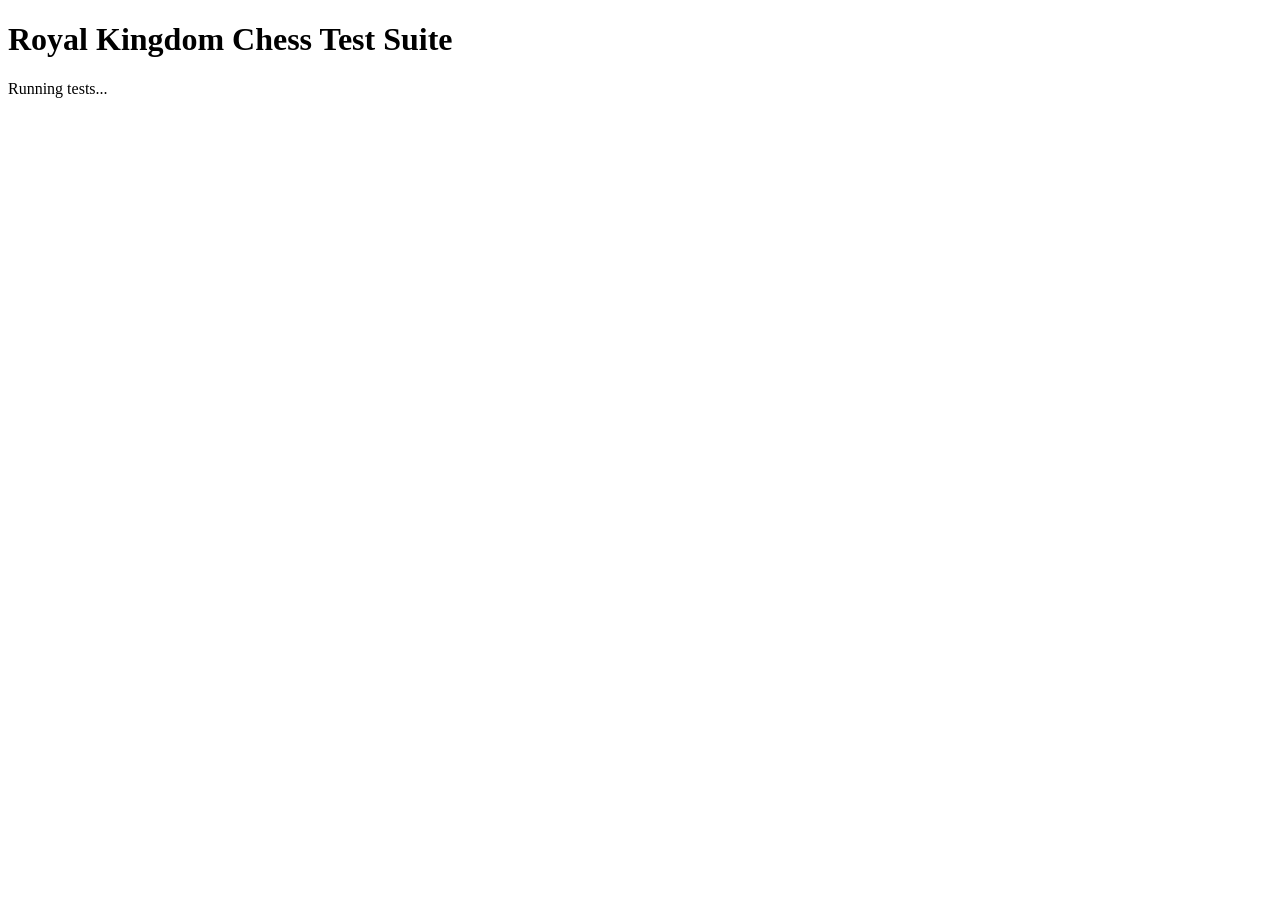
<file: games/chess/test_suite.html>
<!DOCTYPE html>
<html>
<head>
    <meta charset="UTF-8">
    <title>Royal Kingdom Chess - Automated Test Suite</title>
    <script src="lib/three.min.js"></script>
    <script src="lib/chess.min.js"></script>
    <script src="js/chess-audio.js"></script>
    <script src="js/chess-engine.js"></script>
    <script src="js/chess-ai.js"></script>
    <script src="js/chess-3d.js"></script>
    <script src="js/chess-progression.js"></script>
    <script src="js/chess-timer.js"></script>
    <script src="js/chess-lessons.js"></script>
</head>
<body>
    <h1>Royal Kingdom Chess Test Suite</h1>
    <div id="results">Running tests...</div>

    <script>
        const resultsEl = document.getElementById('results');
        const logs = [];
        let passed = 0;
        let failed = 0;

        function assert(condition, testName) {
            if (condition) {
                passed++;
                console.log(`[PASS] ${testName}`);
                logs.push(`<div style="color:green;">✔ PASS: ${testName}</div>`);
            } else {
                failed++;
                console.error(`[FAIL] ${testName}`);
                logs.push(`<div style="color:red; font-weight:bold;">✖ FAIL: ${testName}</div>`);
            }
        }

        async function runTests() {
            // TEST 1: ChessEngine Basic Setup & Legal Moves
            const engine = new ChessEngine();
            assert(engine.turn() === 'w', "New game begins on White's turn");
            const whiteOpeningMoves = engine.getAllLegalMoves();
            assert(whiteOpeningMoves.length === 20, "Standard initial position has exactly 20 legal opening moves");

            // TEST 2: Illegal Move Rejection
            const illegalMove = engine.makeMove({ from: 'e2', to: 'e5' });
            assert(illegalMove === null, "Illegal move (pawn leaping 3 squares) is rejected");
            assert(engine.turn() === 'w', "Turn remains White after illegal move rejection");

            // TEST 3: Legal Pawn Move & Knights
            const m1 = engine.makeMove({ from: 'e2', to: 'e4' });
            assert(m1 && m1.san === 'e4', "Legal pawn push e2-e4 succeeds");
            assert(engine.turn() === 'b', "Turn switches to Black");
            const m2 = engine.makeMove({ from: 'g8', to: 'f6' });
            assert(m2 && m2.san === 'Nf6', "Legal knight leap g8-f6 succeeds");

            // TEST 4: Castling (Kingside and Queenside)
            const castleEngine = new ChessEngine();
            castleEngine.loadFen('r3k2r/8/8/8/8/8/8/R3K2R w KQkq - 0 1');
            const kingsideMove = castleEngine.makeMove({ from: 'e1', to: 'g1' });
            assert(kingsideMove && kingsideMove.san === 'O-O', "Kingside castling executes correctly");
            const queensideBlack = castleEngine.makeMove({ from: 'e8', to: 'c8' });
            assert(queensideBlack && queensideBlack.san === 'O-O-O', "Queenside castling executes correctly");

            // TEST 5: En Passant
            const epEngine = new ChessEngine();
            epEngine.loadFen('8/8/8/4Pp2/8/8/8/4K2k w - f6 0 1');
            const epMove = epEngine.makeMove({ from: 'e5', to: 'f6' });
            assert(epMove && epMove.captured === 'p' && epMove.flags.includes('e'), "En passant capture executes correctly");

            // TEST 6: Pawn Promotion
            const promoEngine = new ChessEngine();
            promoEngine.loadFen('8/4P3/8/8/8/8/8/4K2k w - - 0 1');
            const promoMove = promoEngine.makeMove({ from: 'e7', to: 'e8', promotion: 'q' });
            assert(promoMove && promoMove.promotion === 'q' && promoMove.piece === 'p', "Pawn promotion to Queen succeeds");

            // TEST 7: Checkmate Detection
            const scholarEngine = new ChessEngine();
            scholarEngine.loadFen('r1bqkb1r/pppp1ppp/2n5/4p3/2B1n3/5Q2/PPPP1PPP/RNB1K1NR w KQkq - 0 4');
            const mateMove = scholarEngine.makeMove({ from: 'f3', to: 'f7' });
            assert(mateMove && scholarEngine.inCheckmate(), "Scholar's mate position detected as checkmate");
            const mateStatus = scholarEngine.isGameOver();
            assert(mateStatus.isOver && mateStatus.result === 'white_win' && mateStatus.reason === 'checkmate', "GameOver status correctly reports white_win by checkmate");

            // TEST 8: Stalemate Detection
            const staleEngine = new ChessEngine();
            staleEngine.loadFen('k7/8/1Q6/8/8/8/8/4K3 b - - 0 1');
            assert(staleEngine.inStalemate(), "Known stalemate position detected");
            assert(staleEngine.isGameOver().reason === 'stalemate', "GameOver status correctly reports stalemate");

            // TEST 9: Insufficient Material Draw
            const imEngine = new ChessEngine();
            imEngine.loadFen('8/8/8/8/8/8/4k3/4K3 w - - 0 1');
            assert(imEngine.insufficientMaterial(), "Bare kings detected as insufficient material draw");

            // TEST 10: 2-Win Progression System
            localStorage.removeItem(ChessProgression.STORAGE_KEY);
            const progression = new ChessProgression();
            let progState = progression.getProgress();
            assert(progState.levels[0].unlocked === true, "Easy level is unlocked by default");
            assert(progState.levels[1].unlocked === false, "Medium level is locked initially");
            assert(progState.levels[2].unlocked === false, "Normal level is locked initially");

            // Record 1st Win on Easy
            const r1 = progression.recordMatch({
                id: 'test_m1',
                playerColor: 'w',
                difficulty: 'easy',
                result: 'win',
                endReason: 'checkmate',
                moveCount: 22,
                durationSeconds: 120,
                isCompetitive: true
            });
            assert(r1.awarded === true, "1st win recorded successfully");
            assert(progression.isLevelUnlocked('medium') === false, "Medium remains LOCKED with only 1 win on Easy");

            // Record a Loss on Easy (Must NOT count as win!)
            const rLoss = progression.recordMatch({
                id: 'test_loss1',
                playerColor: 'w',
                difficulty: 'easy',
                result: 'loss',
                endReason: 'checkmate',
                moveCount: 18,
                durationSeconds: 90,
                isCompetitive: true
            });
            assert(progression.getValidWins('easy') === 1, "Loss on Easy does NOT increment wins");
            assert(progression.isLevelUnlocked('medium') === false, "Medium remains LOCKED after a loss");

            // Record a Draw on Easy (Must NOT count as win!)
            const rDraw = progression.recordMatch({
                id: 'test_draw1',
                playerColor: 'w',
                difficulty: 'easy',
                result: 'draw',
                endReason: 'stalemate',
                moveCount: 40,
                durationSeconds: 300,
                isCompetitive: true
            });
            assert(progression.getValidWins('easy') === 1, "Draw on Easy does NOT increment wins");
            assert(progression.isLevelUnlocked('medium') === false, "Medium remains LOCKED after a draw");

            // Prevent Duplicate Match Submissions
            const rDup = progression.recordMatch({
                id: 'test_m1', // Duplicate ID
                playerColor: 'w',
                difficulty: 'easy',
                result: 'win',
                endReason: 'checkmate',
                moveCount: 22,
                durationSeconds: 120,
                isCompetitive: true
            });
            assert(rDup.awarded === false && rDup.reason === 'duplicate_submission', "Duplicate match ID submission strictly rejected");

            // Record 2nd Win on Easy -> Medium MUST UNLOCK!
            const r2 = progression.recordMatch({
                id: 'test_m2',
                playerColor: 'w',
                difficulty: 'easy',
                result: 'win',
                endReason: 'checkmate',
                moveCount: 25,
                durationSeconds: 140,
                isCompetitive: true
            });
            assert(r2.awarded === true, "2nd win recorded successfully");
            assert(r2.newlyUnlockedLevel && r2.newlyUnlockedLevel.id === 'medium', "2nd win triggers newlyUnlockedLevel = Medium");
            assert(progression.isLevelUnlocked('medium') === true, "Medium is now officially UNLOCKED after exactly 2 wins on Easy");
            assert(progression.isLevelUnlocked('normal') === false, "Normal remains locked until Medium has 2 wins");

            // Reload Progression from storage to verify persistence
            const reloadedProg = new ChessProgression();
            assert(reloadedProg.isLevelUnlocked('medium') === true, "Unlock status persists across storage reload");
            assert(reloadedProg.getValidWins('easy') === 2, "Win count of 2 persists across storage reload");

            // TEST 11: Monotonic Timer Calculation & Clocks
            const timer = new ChessTimer();
            timer.configure({ minutes: 5, increment: 3 });
            assert(timer.isTimed() === true, "Timer recognizes timed mode");
            assert(timer.formatTime(timer.remainingMs.w) === '5:00', "Initial formatted clock is 5:00");
            timer.start('w');
            await new Promise(r => setTimeout(r, 200));
            timer.switchTurn('b');
            // White should have received the +3s increment
            assert(timer.remainingMs.w > 5 * 60 * 1000 - 500, "White receives 3-second increment after move");
            timer.destroy();

            // TEST 12: Tactical AI Engine Move Generation
            const ai = new ChessAI();
            const testBoard = new ChessEngine();
            const aiMove = await ai.getBestMove(testBoard, 'easy');
            assert(aiMove !== null && testBoard.makeMove(aiMove) !== null, "AI generates legal executable move at Easy difficulty");

            // TEST 13: 13 Interactive Beginner Lessons
            assert(Array.isArray(ChessLessonsData) && ChessLessonsData.length === 13, "All 13 interactive lessons are present");
            let lessonsValid = true;
            ChessLessonsData.forEach(l => {
                if (!l.id || !l.title || !l.fen || !l.expectedMove || !l.objective) {
                    lessonsValid = false;
                }
            });
            assert(lessonsValid, "All 13 lessons have required attributes (id, title, fen, expectedMove, objective)");

            // TEST 14: All 6 3D Realms Defined & Configured
            const requiredRealms = ['royal', 'forest', 'frozen', 'dragon', 'celestial', 'temple'];
            assert(Object.keys(Chess3D.REALMS).length === 6, "Exactly 6 3D environments are configured");
            let realmsValid = true;
            requiredRealms.forEach(id => {
                const realm = Chess3D.REALMS[id];
                if (!realm || !realm.name || !realm.bgColor || !realm.sunColor || !realm.lightSqColor || !realm.darkSqColor) {
                    realmsValid = false;
                }
            });
            assert(realmsValid, "All 6 environments possess complete lighting, fog, and board material specifications");

            // TEST 15: Progression Preserved Across Environment Changes
            // Ensure level unlocks and valid wins are NEVER reset by changing environment
            const envTestProg = new ChessProgression();
            assert(envTestProg.isLevelUnlocked('medium') === true, "Medium remains UNLOCKED after changing active environment");
            localStorage.setItem('rk_active_environment', 'forest');
            const envReloadProg = new ChessProgression();
            assert(envReloadProg.isLevelUnlocked('medium') === true, "Changing environment to Enchanted Forest maintains unlocked tiers");
            assert(envReloadProg.getValidWins('easy') === 2, "Win history intact across environment transitions");

            // TEST 16: AI Humanized Cadence & Speed Configuration
            const speedAI = new ChessAI();
            speedAI.setResponseSpeed('fast');
            assert(speedAI.getResponseSpeed() === 'fast', "AI speed successfully sets to 'fast'");
            assert(speedAI.getTargetDelay() < 1500, "Fast speed generates sub-1.5s target delay");
            speedAI.setResponseSpeed('relaxed');
            assert(speedAI.getResponseSpeed() === 'relaxed', "AI speed successfully sets to 'relaxed'");
            assert(speedAI.getTargetDelay() >= 4000, "Relaxed speed generates 4s+ tournament target delay");
            speedAI.setResponseSpeed('natural');
            assert(speedAI.getResponseSpeed() === 'natural', "Natural speed restored (2.2s - 3.4s standard cadence)");

            // TEST 17: Fast Tactical Hint Generator (Instant, Non-blocking)
            const hintAI = new ChessAI();
            const hintEngine = new ChessEngine();
            const hintRes = await hintAI.getFastHint(hintEngine);
            assert(hintRes !== null && hintRes.from && hintRes.to, "Fast hint successfully generates legal recommendation");
            assert(typeof hintRes.explanation === 'string' && hintRes.explanation.length > 0, "Hint includes tactical explanation");
            const isHintLegal = hintEngine.getAllLegalMoves().some(m => m.from === hintRes.from && m.to === hintRes.to);
            assert(isHintLegal, "Recommended hint move is verified as strictly legal on initial board");

            // TEST 18: Web Audio Synthesizer Hint & Button Chimes
            assert(typeof ChessAudio.playHint === 'function', "ChessAudio.playHint is defined and accessible");
            assert(typeof ChessAudio.playClick === 'function', "ChessAudio.playClick is defined and accessible");

            // TEST 19: Realm Selection Verification
            assert(Chess3D.REALMS.royal.name === 'Royal Kingdom', "Realm 'royal' is Royal Kingdom");
            assert(Chess3D.REALMS.forest.name === 'Enchanted Forest', "Realm 'forest' is Enchanted Forest");
            assert(Chess3D.REALMS.frozen.name === 'Frozen Kingdom', "Realm 'frozen' is Frozen Kingdom");
            assert(Chess3D.REALMS.dragon.name === 'Dragon Realm', "Realm 'dragon' is Dragon Realm");
            assert(Chess3D.REALMS.celestial.name === 'Celestial Realm', "Realm 'celestial' is Celestial Realm");
            assert(Chess3D.REALMS.temple.name === 'Ancient Temple', "Realm 'temple' is Ancient Temple");

            // Output Results Summary
            resultsEl.innerHTML = `
                <h2>TEST RESULTS: ${passed} PASSED, ${failed} FAILED</h2>
                ${logs.join('')}
            `;
            window.testStatus = failed === 0 ? 'ALL_PASSED' : 'SOME_FAILED';
        }

        runTests();
    </script>
</body>
</html>
</file>
<file: shared/arcade.css>
@import url('https://fonts.googleapis.com/css2?family=Outfit:wght@300;400;500;600;700;800;900&family=Press+Start+2P&family=JetBrains+Mono:wght@500;700&display=swap');

:root {
    --arcade-bg: #07090e;
    --arcade-surface: #0f141f;
    --arcade-surface-card: rgba(18, 24, 38, 0.85);
    --arcade-border: rgba(99, 102, 241, 0.25);
    --arcade-border-bright: rgba(0, 240, 255, 0.4);
    --arcade-cyan: #00f0ff;
    --arcade-pink: #ff007f;
    --arcade-purple: #7928ca;
    --arcade-yellow: #ffd700;
    --arcade-green: #00ff88;
    --arcade-text: #f8fafc;
    --arcade-text-dim: #94a3b8;
    --arcade-font-retro: 'Press Start 2P', monospace;
    --arcade-font-ui: 'Outfit', -apple-system, sans-serif;
    --arcade-font-mono: 'JetBrains Mono', monospace;
}

/* Base resets & utilities */
*, *::before, *::after {
    box-sizing: border-box;
    margin: 0;
    padding: 0;
}

/* Shared Top Navigation Bar */
.arcade-header {
    position: fixed;
    top: 0;
    left: 0;
    right: 0;
    height: 64px;
    background: rgba(7, 9, 14, 0.85);
    backdrop-filter: blur(14px);
    -webkit-backdrop-filter: blur(14px);
    border-bottom: 1px solid var(--arcade-border);
    display: flex;
    align-items: center;
    justify-content: space-between;
    padding: 0 1.25rem;
    z-index: 1000;
}

.arcade-brand {
    display: flex;
    align-items: center;
    gap: 0.65rem;
    text-decoration: none;
    color: var(--arcade-text);
    font-family: var(--arcade-font-retro);
    font-size: 0.8rem;
    letter-spacing: 1px;
    transition: transform 0.2s ease;
}

.arcade-brand:hover {
    transform: scale(1.03);
}

.arcade-brand-icon {
    width: 28px;
    height: 28px;
    border-radius: 8px;
    background: linear-gradient(135deg, var(--arcade-cyan), var(--arcade-pink));
    display: flex;
    align-items: center;
    justify-content: center;
    color: #fff;
    font-size: 0.8rem;
    box-shadow: 0 0 12px rgba(0, 240, 255, 0.5);
}

.arcade-stats-bar {
    display: flex;
    align-items: center;
    gap: 0.75rem;
}

.arcade-badge {
    background: rgba(255, 255, 255, 0.05);
    border: 1px solid rgba(255, 255, 255, 0.1);
    padding: 0.35rem 0.8rem;
    border-radius: 9999px;
    font-family: var(--arcade-font-mono);
    font-size: 0.85rem;
    font-weight: 700;
    color: var(--arcade-text);
    display: inline-flex;
    align-items: center;
    gap: 0.4rem;
}

.arcade-badge-highlight {
    background: rgba(0, 240, 255, 0.12);
    border-color: rgba(0, 240, 255, 0.35);
    color: var(--arcade-cyan);
    box-shadow: 0 0 12px rgba(0, 240, 255, 0.15);
}

.arcade-actions {
    display: flex;
    align-items: center;
    gap: 0.5rem;
}

.arcade-btn {
    border: none;
    outline: none;
    cursor: pointer;
    font-family: var(--arcade-font-ui);
    font-weight: 700;
    font-size: 0.85rem;
    border-radius: 0.5rem;
    padding: 0.45rem 0.9rem;
    display: inline-flex;
    align-items: center;
    gap: 0.4rem;
    text-decoration: none;
    transition: all 0.2s cubic-bezier(0.16, 1, 0.3, 1);
}

.arcade-btn-icon {
    width: 36px;
    height: 36px;
    padding: 0;
    display: inline-flex;
    align-items: center;
    justify-content: center;
    border-radius: 50%;
    background: rgba(255, 255, 255, 0.06);
    border: 1px solid rgba(255, 255, 255, 0.15);
    color: var(--arcade-text);
}

.arcade-btn-icon:hover {
    background: rgba(255, 255, 255, 0.12);
    border-color: var(--arcade-cyan);
    color: var(--arcade-cyan);
    transform: translateY(-1px);
    box-shadow: 0 0 10px rgba(0, 240, 255, 0.3);
}

.arcade-sound-btn.muted {
    color: var(--arcade-text-dim);
    border-color: rgba(255, 255, 255, 0.1);
}

.arcade-btn-ghost {
    background: rgba(255, 255, 255, 0.06);
    color: var(--arcade-text);
    border: 1px solid rgba(255, 255, 255, 0.12);
}

.arcade-btn-ghost:hover {
    background: rgba(255, 255, 255, 0.12);
    border-color: var(--arcade-cyan);
    color: var(--arcade-cyan);
}

.arcade-btn-primary {
    background: linear-gradient(135deg, #00f0ff 0%, #7928ca 100%);
    color: #ffffff;
    box-shadow: 0 4px 15px rgba(0, 240, 255, 0.35);
}

.arcade-btn-primary:hover {
    box-shadow: 0 6px 22px rgba(0, 240, 255, 0.6);
    transform: translateY(-2px);
}

.arcade-btn-danger {
    background: linear-gradient(135deg, #ff007f 0%, #e11d48 100%);
    color: #ffffff;
    box-shadow: 0 4px 15px rgba(255, 0, 127, 0.35);
}

.arcade-btn-danger:hover {
    box-shadow: 0 6px 22px rgba(255, 0, 127, 0.6);
    transform: translateY(-2px);
}

/* Modals */
.arcade-modal-backdrop {
    position: fixed;
    top: 0;
    left: 0;
    right: 0;
    bottom: 0;
    background: rgba(4, 6, 12, 0.85);
    backdrop-filter: blur(16px);
    -webkit-backdrop-filter: blur(16px);
    display: flex;
    align-items: center;
    justify-content: center;
    z-index: 2000;
    padding: 1.5rem;
    opacity: 0;
    visibility: hidden;
    transition: opacity 0.25s ease, visibility 0.25s ease;
}

.arcade-modal-backdrop.active {
    opacity: 1;
    visibility: visible;
}

.arcade-modal-card {
    background: var(--arcade-surface);
    background-image: 
        radial-gradient(circle at 10% 10%, rgba(0, 240, 255, 0.08) 0%, transparent 40%),
        radial-gradient(circle at 90% 90%, rgba(255, 0, 127, 0.08) 0%, transparent 40%);
    border: 1px solid var(--arcade-border-bright);
    border-radius: 1.5rem;
    padding: 2.2rem 2rem;
    max-width: 480px;
    width: 100%;
    text-align: center;
    box-shadow: 0 25px 50px -12px rgba(0, 0, 0, 0.8), 0 0 35px rgba(0, 240, 255, 0.15);
    transform: scale(0.92);
    transition: transform 0.25s cubic-bezier(0.16, 1, 0.3, 1);
}

.arcade-modal-backdrop.active .arcade-modal-card {
    transform: scale(1);
}

.arcade-modal-title {
    font-family: var(--arcade-font-retro);
    font-size: 1.35rem;
    line-height: 1.4;
    color: var(--arcade-cyan);
    text-shadow: 0 0 15px rgba(0, 240, 255, 0.5);
    margin-bottom: 0.85rem;
}

.arcade-modal-desc {
    font-family: var(--arcade-font-ui);
    font-size: 0.95rem;
    color: var(--arcade-text-dim);
    line-height: 1.55;
    margin-bottom: 1.5rem;
}

.arcade-stat-grid {
    display: grid;
    grid-template-columns: 1fr 1fr;
    gap: 1rem;
    margin-bottom: 1.8rem;
    background: rgba(255, 255, 255, 0.03);
    border: 1px solid rgba(255, 255, 255, 0.06);
    border-radius: 1rem;
    padding: 1rem;
}

.arcade-stat-item .label {
    font-size: 0.75rem;
    font-weight: 600;
    text-transform: uppercase;
    letter-spacing: 0.08em;
    color: var(--arcade-text-dim);
    margin-bottom: 0.3rem;
}

.arcade-stat-item .val {
    font-family: var(--arcade-font-mono);
    font-size: 1.6rem;
    font-weight: 800;
    color: var(--arcade-text);
}

.arcade-stat-item .val.highlight {
    color: var(--arcade-yellow);
    text-shadow: 0 0 10px rgba(255, 215, 0, 0.5);
}

.arcade-difficulty-tabs {
    display: flex;
    justify-content: center;
    gap: 0.5rem;
    margin-bottom: 1.5rem;
}

.arcade-diff-btn {
    border: 1px solid rgba(255, 255, 255, 0.12);
    background: rgba(255, 255, 255, 0.04);
    color: var(--arcade-text-dim);
    padding: 0.45rem 1rem;
    border-radius: 9999px;
    font-size: 0.8rem;
    font-weight: 700;
    cursor: pointer;
    transition: all 0.2s ease;
}

.arcade-diff-btn:hover {
    border-color: var(--arcade-cyan);
    color: var(--arcade-text);
}

.arcade-diff-btn.active {
    background: var(--arcade-cyan);
    color: #07090e;
    border-color: var(--arcade-cyan);
    box-shadow: 0 0 12px rgba(0, 240, 255, 0.4);
}

.arcade-modal-buttons {
    display: flex;
    gap: 0.75rem;
    justify-content: center;
}

.arcade-modal-buttons .arcade-btn {
    flex: 1;
    padding: 0.85rem 1.25rem;
    font-size: 0.95rem;
    justify-content: center;
}

/* Accessibility focus */
a:focus-visible, button:focus-visible {
    outline: 2px solid var(--arcade-cyan);
    outline-offset: 3px;
}

/* Responsive adjustments */
@media (max-width: 600px) {
    .arcade-header {
        height: 56px;
        padding: 0 0.85rem;
    }
    .arcade-brand span {
        display: none;
    }
    .arcade-badge {
        padding: 0.25rem 0.55rem;
        font-size: 0.78rem;
    }
    .arcade-modal-card {
        padding: 1.5rem 1.25rem;
    }
    .arcade-modal-title {
        font-size: 1.15rem;
    }
}
</file>
<file: games/bottle/style.css>
@import url('../../shared/arcade.css');

body {
    background-color: var(--arcade-bg);
    color: var(--arcade-text);
    font-family: var(--arcade-font-ui);
    margin: 0;
    padding: 0;
    min-height: 100vh;
    overflow: hidden;
    user-select: none;
    -webkit-user-select: none;
    touch-action: none;
}

#gameCanvas {
    position: absolute;
    top: 0;
    left: 0;
    width: 100%;
    height: 100%;
    display: block;
}

/* Floating Combo Pill */
.streak-floater {
    position: absolute;
    top: 90px;
    left: 50%;
    transform: translateX(-50%) scale(0.8);
    background: rgba(255, 0, 127, 0.2);
    border: 1px solid var(--arcade-pink);
    color: #ffffff;
    font-family: var(--arcade-font-retro);
    font-size: 0.95rem;
    padding: 0.5rem 1.25rem;
    border-radius: 9999px;
    box-shadow: 0 0 20px rgba(255, 0, 127, 0.5);
    pointer-events: none;
    opacity: 0;
    transition: opacity 0.25s ease, transform 0.25s cubic-bezier(0.175, 0.885, 0.32, 1.275);
    z-index: 100;
}

.streak-floater.active {
    opacity: 1;
    transform: translateX(-50%) scale(1);
}

/* Power Charging Indicator */
.power-hud {
    position: absolute;
    bottom: 30px;
    left: 50%;
    transform: translateX(-50%);
    width: 280px;
    background: rgba(15, 20, 31, 0.9);
    border: 1px solid rgba(0, 240, 255, 0.4);
    border-radius: 1rem;
    padding: 0.75rem 1rem;
    display: flex;
    flex-direction: column;
    gap: 0.4rem;
    box-shadow: 0 10px 30px rgba(0, 0, 0, 0.7), 0 0 20px rgba(0, 240, 255, 0.2);
    opacity: 0;
    pointer-events: none;
    transition: opacity 0.2s ease, transform 0.2s ease;
    z-index: 100;
}

.power-hud.charging {
    opacity: 1;
    transform: translateX(-50%) translateY(-5px);
}

.power-label-row {
    display: flex;
    justify-content: space-between;
    font-size: 0.75rem;
    font-weight: 700;
    letter-spacing: 0.05em;
    color: var(--arcade-cyan);
}

.power-track {
    width: 100%;
    height: 18px;
    background: rgba(255, 255, 255, 0.08);
    border-radius: 9999px;
    position: relative;
    overflow: hidden;
    border: 1px solid rgba(255, 255, 255, 0.15);
}

.power-fill {
    height: 100%;
    width: 0%;
    background: linear-gradient(90deg, #00f0ff 0%, #ffd700 60%, #ff007f 100%);
    border-radius: 9999px;
    box-shadow: 0 0 15px rgba(0, 240, 255, 0.8);
    transition: width 0.03s linear;
}

.sweet-spot-marker {
    position: absolute;
    top: 0;
    bottom: 0;
    left: 65%;
    width: 18%;
    background: rgba(0, 255, 136, 0.35);
    border-left: 2px dashed #00ff88;
    border-right: 2px dashed #00ff88;
    pointer-events: none;
}

/* Prompt Banner */
.flip-guide {
    position: absolute;
    top: 140px;
    left: 50%;
    transform: translateX(-50%);
    background: rgba(15, 20, 31, 0.75);
    backdrop-filter: blur(8px);
    border: 1px solid rgba(255, 255, 255, 0.12);
    padding: 0.6rem 1.25rem;
    border-radius: 9999px;
    font-size: 0.85rem;
    color: var(--arcade-text-dim);
    pointer-events: none;
    display: flex;
    align-items: center;
    gap: 0.5rem;
    transition: opacity 0.3s ease;
    z-index: 50;
}

.flip-guide i {
    color: var(--arcade-cyan);
    animation: bounce 1.4s infinite;
}

@keyframes bounce {
    0%, 100% { transform: translateY(0); }
    50% { transform: translateY(-4px); }
}
</file>
<file: games/breaker/style.css>
@import url('../../shared/arcade.css');

body {
    background-color: var(--arcade-bg);
    color: var(--arcade-text);
    font-family: var(--arcade-font-ui);
    margin: 0;
    padding: 0;
    min-height: 100vh;
    display: flex;
    flex-direction: column;
    align-items: center;
    justify-content: flex-start;
    overflow: hidden;
    user-select: none;
    -webkit-user-select: none;
    touch-action: none;
}

.breaker-container {
    margin-top: 64px;
    width: 100%;
    max-width: 800px;
    flex: 1;
    display: flex;
    flex-direction: column;
    align-items: center;
    justify-content: center;
    padding: 0.75rem;
    position: relative;
}

.canvas-viewport {
    position: relative;
    background: #090a14;
    border: 2px solid rgba(255, 0, 127, 0.4);
    border-radius: 1.25rem;
    box-shadow: 0 0 35px rgba(255, 0, 127, 0.2), inset 0 0 30px rgba(0, 0, 0, 0.85);
    overflow: hidden;
    display: flex;
    align-items: center;
    justify-content: center;
}

canvas {
    display: block;
    cursor: none; /* Hide default cursor on desktop play area */
}

/* Level Indicator Ribbon */
.level-ribbon {
    position: absolute;
    top: 14px;
    left: 20px;
    font-family: var(--arcade-font-retro);
    font-size: 0.8rem;
    color: var(--arcade-cyan);
    text-shadow: 0 0 10px rgba(0, 240, 255, 0.8);
    pointer-events: none;
}

/* Active Powerup Badges */
.powerup-pills {
    position: absolute;
    top: 14px;
    right: 20px;
    display: flex;
    gap: 0.4rem;
    pointer-events: none;
}

.power-pill {
    padding: 0.2rem 0.55rem;
    border-radius: 9999px;
    font-size: 0.75rem;
    font-weight: 800;
    font-family: var(--arcade-font-mono);
    display: inline-flex;
    align-items: center;
    gap: 0.3rem;
    animation: pillGlow 1.2s infinite alternate;
}

.power-pill.laser {
    background: rgba(255, 0, 127, 0.2);
    border: 1px solid var(--arcade-pink);
    color: var(--arcade-pink);
}

.power-pill.wide {
    background: rgba(0, 240, 255, 0.2);
    border: 1px solid var(--arcade-cyan);
    color: var(--arcade-cyan);
}

@keyframes pillGlow {
    0% { transform: scale(0.96); opacity: 0.85; }
    100% { transform: scale(1.04); opacity: 1; }
}

/* Launch prompt */
.launch-guide {
    position: absolute;
    bottom: 90px;
    left: 50%;
    transform: translateX(-50%);
    background: rgba(15, 20, 31, 0.8);
    border: 1px solid rgba(255, 255, 255, 0.15);
    padding: 0.5rem 1.25rem;
    border-radius: 9999px;
    font-size: 0.85rem;
    color: var(--arcade-text-dim);
    pointer-events: none;
    transition: opacity 0.2s ease;
}

.launch-guide.hidden {
    opacity: 0;
}

/* Desktop keyboard hints */
.breaker-hints {
    display: flex;
    align-items: center;
    gap: 1.25rem;
    margin-top: 0.5rem;
    font-size: 0.8rem;
    color: var(--arcade-text-dim);
}

.key-pill {
    background: rgba(255, 255, 255, 0.08);
    border: 1px solid rgba(255, 255, 255, 0.15);
    border-radius: 4px;
    padding: 0.1rem 0.45rem;
    font-family: var(--arcade-font-mono);
    font-size: 0.75rem;
    color: var(--arcade-text);
}

@media (max-width: 600px) {
    .breaker-hints {
        display: none;
    }
}
</file>
<file: games/chess/style.css>
/**
 * Royal Kingdom Chess - Medieval Luxury Styling & Layout
 * Responsive 3D & 2D viewport, glowing glassmorphism HUD, and modals.
 */

:root {
    --rk-bg: #070810;
    --rk-surface: rgba(16, 20, 36, 0.88);
    --rk-surface-light: rgba(28, 36, 62, 0.7);
    --rk-gold: #d4af37;
    --rk-gold-bright: #ffd700;
    --rk-gold-glow: rgba(212, 175, 55, 0.35);
    --rk-purple: #4c1d95;
    --rk-navy: #0f172a;
    --rk-crimson: #dc2626;
    --rk-emerald: #10b981;
    --rk-text: #f8fafc;
    --rk-text-dim: #94a3b8;
    --rk-border: rgba(212, 175, 55, 0.3);
    --rk-border-light: rgba(255, 255, 255, 0.1);
    --rk-font-display: 'Outfit', -apple-system, sans-serif;
    --rk-font-retro: 'Press Start 2P', monospace;
    --rk-font-mono: 'JetBrains Mono', monospace;
}

body.rk-body {
    background-color: var(--rk-bg);
    background-image: 
        radial-gradient(circle at 10% 20%, rgba(76, 29, 149, 0.15) 0%, transparent 45%),
        radial-gradient(circle at 90% 80%, rgba(212, 175, 55, 0.1) 0%, transparent 45%),
        linear-gradient(rgba(255, 255, 255, 0.012) 1px, transparent 1px),
        linear-gradient(90deg, rgba(255, 255, 255, 0.012) 1px, transparent 1px);
    background-size: 100% 100%, 100% 100%, 48px 48px, 48px 48px;
    color: var(--rk-text);
    font-family: var(--rk-font-display);
    min-height: 100vh;
    overflow-x: hidden;
    display: flex;
    flex-direction: column;
}

/* ==========================================================================
   Main Game Shell Layout
   ========================================================================== */
.rk-game-container {
    flex: 1;
    max-width: 1400px;
    margin: 70px auto 1rem;
    padding: 0.75rem 1rem;
    width: 100%;
    display: grid;
    grid-template-columns: 1fr 380px;
    gap: 1.5rem;
    align-items: stretch;
}

/* 3D / 2D Viewport Shell */
.rk-viewport-card {
    background: #06070d;
    border: 1px solid var(--rk-border);
    border-radius: 1.5rem;
    position: relative;
    overflow: hidden;
    display: flex;
    flex-direction: column;
    box-shadow: 0 20px 50px rgba(0, 0, 0, 0.8), 0 0 30px var(--rk-gold-glow);
    min-height: 580px;
}

.rk-canvas-container {
    flex: 1;
    width: 100%;
    height: 100%;
    position: relative;
    cursor: grab;
}

.rk-canvas-container:active {
    cursor: grabbing;
}

/* Viewport HUD Overlays */
.rk-viewport-overlay-top {
    position: absolute;
    top: 1rem;
    left: 1rem;
    right: 1rem;
    display: flex;
    justify-content: space-between;
    align-items: center;
    pointer-events: none;
    z-index: 10;
}

.rk-viewport-overlay-top > * {
    pointer-events: auto;
}

.rk-status-badge {
    background: rgba(15, 23, 42, 0.85);
    border: 1px solid var(--rk-border);
    border-radius: 9999px;
    padding: 0.45rem 1.1rem;
    font-size: 0.85rem;
    font-weight: 700;
    backdrop-filter: blur(8px);
    display: flex;
    align-items: center;
    gap: 0.5rem;
    box-shadow: 0 4px 15px rgba(0,0,0,0.5);
}

.rk-status-badge.thinking {
    border-color: var(--rk-gold-bright);
    color: var(--rk-gold-bright);
    animation: rk-pulse 1.5s infinite;
}

.rk-status-badge.in-check {
    border-color: var(--rk-crimson);
    color: #fca5a5;
    background: rgba(127, 29, 29, 0.8);
}

@keyframes rk-pulse {
    0%, 100% { opacity: 1; transform: scale(1); }
    50% { opacity: 0.75; transform: scale(1.03); }
}

.rk-view-controls {
    display: flex;
    gap: 0.5rem;
}

.rk-view-btn {
    background: rgba(15, 23, 42, 0.85);
    border: 1px solid var(--rk-border-light);
    color: var(--rk-text);
    padding: 0.45rem 0.85rem;
    border-radius: 0.75rem;
    font-size: 0.82rem;
    font-weight: 600;
    cursor: pointer;
    backdrop-filter: blur(8px);
    display: inline-flex;
    align-items: center;
    gap: 0.4rem;
    transition: all 0.2s ease;
}

.rk-view-btn:hover {
    border-color: var(--rk-gold);
    color: var(--rk-gold-bright);
    transform: translateY(-2px);
}

/* ==========================================================================
   2D Chessboard Vector Grid Styles
   ========================================================================== */
.chess2d-board-wrapper {
    width: 100%;
    height: 100%;
    display: flex;
    align-items: center;
    justify-content: center;
    padding: 1rem;
    background: #090b14;
}

.chess2d-board {
    display: grid;
    grid-template-columns: repeat(8, 1fr);
    grid-template-rows: repeat(8, 1fr);
    width: min(85vmin, 540px);
    height: min(85vmin, 540px);
    border: 4px solid var(--rk-gold);
    border-radius: 0.75rem;
    box-shadow: 0 10px 30px rgba(0, 0, 0, 0.8);
    overflow: hidden;
}

.chess2d-square {
    position: relative;
    display: flex;
    align-items: center;
    justify-content: center;
    cursor: pointer;
    user-select: none;
    transition: background-color 0.15s ease;
}

.chess2d-square.light {
    background-color: #edebe4;
}

.chess2d-square.dark {
    background-color: #262938;
}

.chess2d-square.selected {
    background-color: #d4af37 !important;
}

.chess2d-square.last-move {
    background-color: rgba(0, 240, 255, 0.35) !important;
}

.chess2d-square.in-check {
    background-color: rgba(220, 38, 38, 0.75) !important;
}

.chess2d-square.hint-from {
    background-color: rgba(255, 215, 0, 0.6) !important;
    box-shadow: inset 0 0 14px #ffd700;
}

.chess2d-square.hint-to {
    background-color: rgba(0, 240, 255, 0.5) !important;
    box-shadow: inset 0 0 16px #00f0ff;
    position: relative;
}

.chess2d-square.hint-to::after {
    content: '';
    position: absolute;
    width: 60%;
    height: 60%;
    border: 3px solid #00f0ff;
    border-radius: 50%;
    top: 50%;
    left: 50%;
    transform: translate(-50%, -50%);
    animation: rk-pulse 1s infinite alternate;
}

.chess2d-piece {
    width: 82%;
    height: 82%;
    pointer-events: none;
    transition: transform 0.15s ease;
}

.chess2d-square:hover .chess2d-piece {
    transform: scale(1.08);
}

.chess2d-move-dot {
    position: absolute;
    width: 32%;
    height: 32%;
    border-radius: 50%;
    background: rgba(212, 175, 55, 0.75);
    pointer-events: none;
    box-shadow: 0 0 10px var(--rk-gold-bright);
}

.chess2d-capture-ring {
    position: absolute;
    width: 84%;
    height: 84%;
    border-radius: 50%;
    border: 4px solid #ff3355;
    pointer-events: none;
}

.coord-label {
    position: absolute;
    font-size: 0.65rem;
    font-weight: 800;
    pointer-events: none;
    opacity: 0.6;
}

.rank-label {
    top: 2px;
    left: 4px;
    color: #4b5563;
}

.chess2d-square.dark .rank-label {
    color: #cbd5e1;
}

.file-label {
    bottom: 2px;
    right: 4px;
    color: #4b5563;
}

.chess2d-square.dark .file-label {
    color: #cbd5e1;
}

/* ==========================================================================
   Side Game HUD Panel (Clocks, Status, Moves, Controls)
   ========================================================================== */
.rk-side-panel {
    display: flex;
    flex-direction: column;
    gap: 1rem;
}

/* Player Badge & Clock Box */
.rk-player-card {
    background: var(--rk-surface);
    border: 1px solid var(--rk-border-light);
    border-radius: 1.25rem;
    padding: 1rem 1.25rem;
    display: flex;
    align-items: center;
    justify-content: space-between;
    backdrop-filter: blur(14px);
    transition: all 0.25s ease;
    box-shadow: 0 4px 20px rgba(0, 0, 0, 0.4);
}

.rk-player-card.active-turn {
    border-color: var(--rk-gold);
    box-shadow: 0 0 20px var(--rk-gold-glow);
    background: linear-gradient(135deg, rgba(28, 36, 62, 0.95), rgba(16, 20, 36, 0.95));
}

.rk-player-info {
    display: flex;
    align-items: center;
    gap: 0.75rem;
}

.rk-player-avatar {
    width: 44px;
    height: 44px;
    border-radius: 50%;
    background: #111422;
    border: 2px solid var(--rk-gold);
    display: flex;
    align-items: center;
    justify-content: center;
    font-size: 1.3rem;
}

.rk-player-name {
    font-weight: 700;
    font-size: 0.95rem;
    color: #ffffff;
}

.rk-player-sub {
    font-size: 0.75rem;
    color: var(--rk-text-dim);
}

.rk-player-clock {
    font-family: var(--rk-font-mono);
    font-size: 1.4rem;
    font-weight: 700;
    color: var(--rk-gold-bright);
    background: rgba(0, 0, 0, 0.4);
    padding: 0.4rem 0.8rem;
    border-radius: 0.6rem;
    border: 1px solid rgba(255, 255, 255, 0.08);
}

.rk-player-clock.low-time {
    color: #ef4444;
    animation: rk-pulse 0.8s infinite;
}

/* Captured Pieces Tray */
.rk-captured-bar {
    display: flex;
    align-items: center;
    gap: 0.35rem;
    min-height: 24px;
    font-size: 0.85rem;
    color: var(--rk-gold);
    padding: 0 0.5rem;
}

.rk-material-advantage {
    font-size: 0.72rem;
    font-weight: 800;
    color: var(--rk-gold-bright);
    background: rgba(212, 175, 55, 0.2);
    padding: 0.1rem 0.45rem;
    border-radius: 9999px;
}

/* Move History Section */
.rk-moves-card {
    background: var(--rk-surface);
    border: 1px solid var(--rk-border-light);
    border-radius: 1.25rem;
    flex: 1;
    display: flex;
    flex-direction: column;
    min-height: 220px;
    overflow: hidden;
    backdrop-filter: blur(14px);
}

.rk-card-header {
    padding: 0.75rem 1rem;
    border-bottom: 1px solid var(--rk-border-light);
    display: flex;
    justify-content: space-between;
    align-items: center;
    font-size: 0.85rem;
    font-weight: 700;
    color: var(--rk-gold-bright);
    background: rgba(0, 0, 0, 0.25);
}

.rk-moves-list {
    flex: 1;
    overflow-y: auto;
    padding: 0.5rem;
    font-family: var(--rk-font-mono);
    font-size: 0.85rem;
    max-height: 240px;
}

.rk-move-row {
    display: grid;
    grid-template-columns: 35px 1fr 1fr;
    padding: 0.35rem 0.6rem;
    border-radius: 0.4rem;
    transition: background 0.15s ease;
}

.rk-move-row:nth-child(even) {
    background: rgba(255, 255, 255, 0.02);
}

.rk-move-row:hover {
    background: rgba(212, 175, 55, 0.12);
}

.rk-move-num {
    color: var(--rk-text-dim);
}

.rk-move-san {
    cursor: pointer;
    padding: 0 0.2rem;
    border-radius: 0.2rem;
}

.rk-move-san:hover {
    color: var(--rk-gold-bright);
}

.rk-move-san.active-step {
    background: var(--rk-gold);
    color: #000000;
    font-weight: 700;
}

/* Review Game Navigation Bar */
.rk-review-nav {
    display: flex;
    justify-content: center;
    gap: 0.5rem;
    padding: 0.5rem;
    border-top: 1px solid var(--rk-border-light);
    background: rgba(0, 0, 0, 0.3);
}

.rk-review-btn {
    background: rgba(255, 255, 255, 0.06);
    border: 1px solid rgba(255, 255, 255, 0.1);
    color: var(--rk-text);
    padding: 0.35rem 0.75rem;
    border-radius: 0.5rem;
    font-size: 0.8rem;
    cursor: pointer;
    transition: all 0.2s ease;
}

.rk-review-btn:hover {
    background: var(--rk-gold);
    color: #000000;
}

/* Quick Panel Toolbar (Direct Access to All Controls) */
.rk-panel-toolbar {
    display: grid;
    grid-template-columns: repeat(5, 1fr);
    gap: 0.35rem;
    margin-bottom: 0.75rem;
}

.rk-toolbar-btn {
    background: rgba(255, 255, 255, 0.05);
    border: 1px solid var(--rk-border-light);
    border-radius: 0.75rem;
    color: var(--rk-text);
    padding: 0.5rem 0.2rem;
    font-size: 0.75rem;
    font-weight: 700;
    cursor: pointer;
    display: flex;
    flex-direction: column;
    align-items: center;
    gap: 0.25rem;
    transition: all 0.2s cubic-bezier(0.16, 1, 0.3, 1);
}

.rk-toolbar-btn i {
    font-size: 1rem;
    color: var(--rk-gold);
    transition: transform 0.2s ease;
}

.rk-toolbar-btn:hover {
    background: rgba(212, 175, 55, 0.15);
    border-color: var(--rk-gold);
    color: var(--rk-gold-bright);
    transform: translateY(-2px);
    box-shadow: 0 4px 12px rgba(212, 175, 55, 0.25);
}

.rk-toolbar-btn:hover i {
    transform: scale(1.15);
    color: var(--rk-gold-bright);
}

.rk-toolbar-btn.highlight {
    background: linear-gradient(135deg, rgba(212, 175, 55, 0.22), rgba(76, 29, 149, 0.35));
    border-color: var(--rk-gold-bright);
}

/* Tactical Hint Message Banner */
.rk-hint-banner {
    background: linear-gradient(135deg, rgba(16, 24, 48, 0.98), rgba(28, 36, 68, 0.98));
    border: 1.5px solid var(--rk-gold-bright);
    border-radius: 0.85rem;
    padding: 0.65rem 0.85rem;
    margin-bottom: 0.75rem;
    display: flex;
    align-items: center;
    justify-content: space-between;
    gap: 0.6rem;
    font-size: 0.82rem;
    color: #ffffff;
    box-shadow: 0 6px 20px rgba(0, 0, 0, 0.6), 0 0 15px rgba(255, 215, 0, 0.3);
    animation: rk-pop-in 0.25s cubic-bezier(0.16, 1, 0.3, 1);
}

.rk-hint-banner i {
    color: var(--rk-gold-bright);
    font-size: 1.15rem;
    flex-shrink: 0;
    filter: drop-shadow(0 0 8px rgba(255, 215, 0, 0.8));
}

.rk-hint-close-btn {
    background: none;
    border: none;
    color: var(--rk-text-dim);
    font-size: 1.2rem;
    cursor: pointer;
    padding: 0 0.2rem;
    line-height: 1;
}

.rk-hint-close-btn:hover {
    color: #ffffff;
}

@keyframes rk-pop-in {
    from { opacity: 0; transform: translateY(-8px) scale(0.96); }
    to { opacity: 1; transform: translateY(0) scale(1); }
}

/* Action Controls (Resign, Draw, Undo, Hint) */
.rk-actions-grid {
    display: grid;
    grid-template-columns: repeat(2, 1fr);
    gap: 0.5rem;
}

.rk-btn {
    padding: 0.65rem 1rem;
    border-radius: 0.85rem;
    font-size: 0.85rem;
    font-weight: 700;
    cursor: pointer;
    display: inline-flex;
    align-items: center;
    justify-content: center;
    gap: 0.45rem;
    transition: all 0.2s ease;
    border: none;
    text-decoration: none;
}

.rk-btn-primary {
    background: linear-gradient(135deg, var(--rk-gold) 0%, #b8860b 100%);
    color: #000000;
    box-shadow: 0 4px 15px rgba(212, 175, 55, 0.3);
}

.rk-btn-primary:hover {
    transform: translateY(-2px);
    box-shadow: 0 6px 20px rgba(212, 175, 55, 0.5);
}

.rk-btn-royal {
    background: linear-gradient(135deg, var(--rk-purple) 0%, #311059 100%);
    color: #ffffff;
    border: 1px solid rgba(212, 175, 55, 0.4);
    box-shadow: 0 4px 15px rgba(76, 29, 149, 0.35);
}

.rk-btn-royal:hover {
    transform: translateY(-2px);
    border-color: var(--rk-gold-bright);
    box-shadow: 0 6px 22px rgba(212, 175, 55, 0.4);
}

.rk-btn-ghost {
    background: rgba(255, 255, 255, 0.05);
    border: 1px solid var(--rk-border-light);
    color: var(--rk-text);
}

.rk-btn-ghost:hover {
    border-color: var(--rk-gold);
    color: var(--rk-gold-bright);
    background: rgba(212, 175, 55, 0.1);
}

.rk-btn-danger {
    background: rgba(220, 38, 38, 0.15);
    border: 1px solid rgba(220, 38, 38, 0.3);
    color: #f87171;
}

.rk-btn-danger:hover {
    background: rgba(220, 38, 38, 0.3);
    border-color: #ef4444;
}

.rk-btn-hint {
    background: linear-gradient(135deg, rgba(255, 215, 0, 0.25), rgba(212, 175, 55, 0.45));
    border: 1.5px solid var(--rk-gold-bright);
    color: var(--rk-gold-bright);
    box-shadow: 0 0 15px rgba(255, 215, 0, 0.25);
}

.rk-btn-hint:hover {
    background: linear-gradient(135deg, var(--rk-gold-bright), var(--rk-gold));
    color: #000000;
    box-shadow: 0 0 22px rgba(255, 215, 0, 0.6);
    transform: translateY(-2px);
}

/* Setup Modal 6 Realms Grid */
.rk-setup-realms-grid {
    display: grid;
    grid-template-columns: repeat(3, 1fr);
    gap: 0.6rem;
    margin-bottom: 1.25rem;
}

.rk-setup-realm-card {
    background: rgba(255, 255, 255, 0.04);
    border: 1.5px solid var(--rk-border-light);
    border-radius: 0.85rem;
    padding: 0.75rem 0.5rem;
    cursor: pointer;
    text-align: center;
    transition: all 0.2s ease;
    display: flex;
    flex-direction: column;
    align-items: center;
    gap: 0.35rem;
}

.rk-setup-realm-card:hover {
    border-color: var(--rk-gold);
    transform: translateY(-2px);
    background: rgba(212, 175, 55, 0.1);
}

.rk-setup-realm-card.selected {
    border-color: var(--rk-gold-bright);
    background: linear-gradient(135deg, rgba(212, 175, 55, 0.25), rgba(76, 29, 149, 0.3));
    box-shadow: 0 0 18px var(--rk-gold-glow);
}

.rk-setup-realm-card .realm-icon {
    font-size: 1.4rem;
    color: var(--rk-gold-bright);
}

.rk-setup-realm-card .realm-name {
    font-size: 0.8rem;
    font-weight: 700;
    color: #ffffff;
}

.rk-setup-realm-card .realm-status {
    font-size: 0.68rem;
    color: var(--rk-emerald);
    font-weight: 800;
}

/* ==========================================================================
   Modals (Onboarding, Pre-Match Setup, Results, Promotion, Lessons)
   ========================================================================== */
.rk-modal-backdrop {
    position: fixed;
    top: 0;
    left: 0;
    right: 0;
    bottom: 0;
    background: rgba(3, 5, 10, 0.88);
    backdrop-filter: blur(14px);
    display: none;
    align-items: center;
    justify-content: center;
    z-index: 2000;
    padding: 1rem;
    animation: rk-fade 0.25s ease forwards;
}

.rk-modal-backdrop.active {
    display: flex;
}

.rk-modal-close {
    position: absolute;
    top: 1rem;
    right: 1.25rem;
    background: rgba(255, 255, 255, 0.08);
    border: 1px solid rgba(255, 255, 255, 0.15);
    color: var(--rk-text);
    width: 36px;
    height: 36px;
    border-radius: 50%;
    font-size: 1.3rem;
    display: flex;
    align-items: center;
    justify-content: center;
    cursor: pointer;
    transition: all 0.2s ease;
    z-index: 10;
    line-height: 1;
}

.rk-modal-close:hover {
    background: rgba(220, 38, 38, 0.4);
    border-color: #ef4444;
    color: #ffffff;
    transform: rotate(90deg);
}

@keyframes rk-fade {
    from { opacity: 0; }
    to { opacity: 1; }
}

.rk-modal-card {
    background: linear-gradient(135deg, rgba(20, 26, 48, 0.98) 0%, rgba(10, 14, 26, 0.98) 100%);
    border: 1.5px solid var(--rk-gold);
    border-radius: 1.75rem;
    padding: 2.25rem;
    max-width: 620px;
    width: 100%;
    box-shadow: 0 25px 60px rgba(0, 0, 0, 0.9), 0 0 35px var(--rk-gold-glow);
    position: relative;
    max-height: 90vh;
    overflow-y: auto;
    text-align: center;
}

.rk-crest-icon {
    font-size: 3.2rem;
    color: var(--rk-gold-bright);
    margin-bottom: 0.75rem;
    filter: drop-shadow(0 0 20px rgba(212, 175, 55, 0.6));
}

.rk-modal-title {
    font-family: var(--rk-font-display);
    font-size: 1.85rem;
    font-weight: 800;
    margin-bottom: 0.5rem;
    background: linear-gradient(135deg, #ffffff 0%, var(--rk-gold-bright) 100%);
    -webkit-background-clip: text;
    -webkit-text-fill-color: transparent;
}

.rk-modal-desc {
    color: var(--rk-text-dim);
    font-size: 0.95rem;
    line-height: 1.6;
    margin-bottom: 1.5rem;
}

/* Onboarding Interactive Options */
.rk-choice-grid {
    display: grid;
    grid-template-columns: repeat(2, 1fr);
    gap: 1.25rem;
    margin-bottom: 1.75rem;
}

.rk-choice-card {
    background: rgba(255, 255, 255, 0.03);
    border: 1px solid var(--rk-border-light);
    border-radius: 1.25rem;
    padding: 1.5rem 1.25rem;
    cursor: pointer;
    text-align: center;
    transition: all 0.25s ease;
}

.rk-choice-card:hover {
    border-color: var(--rk-gold);
    transform: translateY(-4px);
    box-shadow: 0 10px 25px var(--rk-gold-glow);
    background: rgba(212, 175, 55, 0.08);
}

.rk-choice-card .icon {
    font-size: 2.2rem;
    color: var(--rk-gold);
    margin-bottom: 0.75rem;
}

.rk-choice-card h4 {
    font-size: 1.1rem;
    font-weight: 700;
    margin-bottom: 0.4rem;
    color: #ffffff;
}

.rk-choice-card p {
    font-size: 0.8rem;
    color: var(--rk-text-dim);
    line-height: 1.45;
}

/* Difficulty Progression Ladder List */
.rk-ladder-list {
    display: flex;
    flex-direction: column;
    gap: 0.65rem;
    margin-bottom: 1.5rem;
    text-align: left;
}

.rk-ladder-item {
    background: rgba(255, 255, 255, 0.03);
    border: 1px solid var(--rk-border-light);
    border-radius: 1rem;
    padding: 0.85rem 1.15rem;
    display: flex;
    align-items: center;
    justify-content: space-between;
    cursor: pointer;
    transition: all 0.2s ease;
}

.rk-ladder-item:not(.locked):hover {
    border-color: var(--rk-gold);
    background: rgba(212, 175, 55, 0.08);
}

.rk-ladder-item.selected {
    border-color: var(--rk-gold);
    background: linear-gradient(90deg, rgba(212, 175, 55, 0.18), transparent);
    box-shadow: 0 0 15px var(--rk-gold-glow);
}

.rk-ladder-item.locked {
    opacity: 0.5;
    cursor: not-allowed;
    background: rgba(0, 0, 0, 0.3);
}

.rk-level-name {
    font-weight: 700;
    font-size: 0.95rem;
    color: #ffffff;
    display: flex;
    align-items: center;
    gap: 0.5rem;
}

.rk-win-badge {
    font-size: 0.75rem;
    font-weight: 700;
    color: var(--rk-gold-bright);
    background: rgba(212, 175, 55, 0.15);
    padding: 0.2rem 0.6rem;
    border-radius: 9999px;
    border: 1px solid rgba(212, 175, 55, 0.3);
}

.rk-lock-badge {
    font-size: 0.75rem;
    color: var(--rk-text-dim);
}

/* Promotion Modal Pieces */
.rk-promo-grid {
    display: grid;
    grid-template-columns: repeat(4, 1fr);
    gap: 0.75rem;
    margin: 1.5rem 0;
}

.rk-promo-btn {
    background: rgba(255, 255, 255, 0.04);
    border: 1.5px solid var(--rk-border-light);
    border-radius: 1rem;
    padding: 1.25rem 0.5rem;
    cursor: pointer;
    font-size: 1.8rem;
    transition: all 0.2s ease;
}

.rk-promo-btn:hover {
    border-color: var(--rk-gold);
    background: rgba(212, 175, 55, 0.15);
    transform: scale(1.08);
}

/* Interactive Lessons Modal Layout */
.rk-lesson-modal-card {
    max-width: 780px;
}

.rk-lesson-header {
    text-align: left;
    margin-bottom: 1.25rem;
}

.rk-lesson-badge {
    color: var(--rk-gold-bright);
    font-size: 0.8rem;
    font-weight: 800;
    letter-spacing: 0.05em;
    text-transform: uppercase;
}

.rk-lesson-objective-box {
    background: rgba(212, 175, 55, 0.1);
    border: 1px solid var(--rk-border);
    border-radius: 0.85rem;
    padding: 0.85rem 1rem;
    margin-bottom: 1.25rem;
    text-align: left;
    font-size: 0.9rem;
    color: #ffffff;
    display: flex;
    align-items: center;
    gap: 0.65rem;
}

.rk-lesson-feedback {
    min-height: 40px;
    font-size: 0.95rem;
    font-weight: 700;
    margin-top: 1rem;
}

.rk-lesson-feedback.success {
    color: var(--rk-emerald);
}

.rk-lesson-feedback.hint {
    color: var(--rk-gold-bright);
}

/* ==========================================================================
   Environment Selection (6 Living 3D Realms)
   ========================================================================== */
.rk-env-modal-card {
    max-width: 860px;
}

.rk-env-grid {
    display: grid;
    grid-template-columns: repeat(auto-fit, minmax(250px, 1fr));
    gap: 1.25rem;
    margin: 1.5rem 0;
    text-align: left;
}

.rk-env-card {
    background: rgba(255, 255, 255, 0.03);
    border: 1.5px solid var(--rk-border-light);
    border-radius: 1.25rem;
    overflow: hidden;
    cursor: pointer;
    transition: all 0.25s ease;
    display: flex;
    flex-direction: column;
}

.rk-env-card:hover {
    border-color: var(--rk-gold);
    transform: translateY(-4px);
    box-shadow: 0 10px 25px var(--rk-gold-glow);
}

.rk-env-card.selected {
    border-color: var(--rk-gold-bright);
    box-shadow: 0 0 25px var(--rk-gold-glow);
    background: rgba(212, 175, 55, 0.08);
}

.rk-env-thumb {
    height: 120px;
    display: flex;
    align-items: center;
    justify-content: center;
    font-size: 2.8rem;
    color: #ffffff;
    position: relative;
    border-bottom: 1px solid var(--rk-border-light);
}

.rk-env-active-badge {
    position: absolute;
    top: 10px;
    right: 10px;
    background: rgba(16, 185, 129, 0.9);
    color: #ffffff;
    font-size: 0.72rem;
    font-weight: 800;
    padding: 0.2rem 0.6rem;
    border-radius: 9999px;
    box-shadow: 0 2px 8px rgba(0, 0, 0, 0.5);
}

.rk-env-body {
    padding: 1rem 1.15rem;
    flex: 1;
}

.rk-env-title {
    font-size: 1.05rem;
    font-weight: 800;
    color: #ffffff;
    margin-bottom: 0.35rem;
}

.rk-env-desc {
    font-size: 0.8rem;
    color: var(--rk-text-dim);
    line-height: 1.45;
}

/* ==========================================================================
   Game Mode Selector Modal
   ========================================================================== */
.rk-modes-grid {
    display: grid;
    grid-template-columns: repeat(auto-fit, minmax(260px, 1fr));
    gap: 1rem;
    margin: 1.5rem 0;
    text-align: left;
}

.rk-mode-card {
    background: rgba(255, 255, 255, 0.03);
    border: 1.5px solid var(--rk-border-light);
    border-radius: 1.25rem;
    padding: 1.25rem;
    cursor: pointer;
    transition: all 0.25s ease;
    display: flex;
    gap: 1rem;
    align-items: flex-start;
}

.rk-mode-card:hover {
    border-color: var(--rk-gold);
    transform: translateY(-3px);
    box-shadow: 0 8px 20px var(--rk-gold-glow);
    background: rgba(212, 175, 55, 0.06);
}

.rk-mode-card .icon-box {
    width: 48px;
    height: 48px;
    border-radius: 1rem;
    background: linear-gradient(135deg, rgba(212, 175, 55, 0.2), rgba(76, 29, 149, 0.4));
    border: 1px solid var(--rk-border);
    display: flex;
    align-items: center;
    justify-content: center;
    font-size: 1.4rem;
    color: var(--rk-gold-bright);
    flex-shrink: 0;
}

.rk-mode-card h4 {
    font-size: 1rem;
    font-weight: 800;
    color: #ffffff;
    margin-bottom: 0.25rem;
}

.rk-mode-card p {
    font-size: 0.78rem;
    color: var(--rk-text-dim);
    line-height: 1.4;
}

/* ==========================================================================
   Comprehensive Settings Panel
   ========================================================================== */
.rk-settings-card {
    max-width: 650px;
}

.rk-settings-list {
    display: flex;
    flex-direction: column;
    gap: 0.85rem;
    margin: 1.25rem 0;
    text-align: left;
}

.rk-setting-row {
    background: rgba(255, 255, 255, 0.03);
    border: 1px solid var(--rk-border-light);
    border-radius: 1rem;
    padding: 0.85rem 1.15rem;
    display: flex;
    align-items: center;
    justify-content: space-between;
    gap: 1rem;
}

.rk-setting-info {
    flex: 1;
}

.rk-setting-title {
    font-size: 0.9rem;
    font-weight: 700;
    color: #ffffff;
    margin-bottom: 0.15rem;
}

.rk-setting-sub {
    font-size: 0.75rem;
    color: var(--rk-text-dim);
}

.rk-select {
    background: #0f1526;
    border: 1px solid var(--rk-border-light);
    color: #ffffff;
    padding: 0.45rem 0.85rem;
    border-radius: 0.65rem;
    font-size: 0.85rem;
    outline: none;
    font-family: inherit;
    cursor: pointer;
}

.rk-select:focus {
    border-color: var(--rk-gold);
}

.rk-range-slider {
    accent-color: var(--rk-gold-bright);
    width: 130px;
    cursor: pointer;
}

/* Top Realm HUD Pill */
.rk-realm-pill {
    background: rgba(15, 23, 42, 0.85);
    border: 1px solid var(--rk-border);
    border-radius: 9999px;
    padding: 0.45rem 1rem;
    font-size: 0.82rem;
    font-weight: 700;
    color: var(--rk-gold-bright);
    cursor: pointer;
    backdrop-filter: blur(8px);
    display: inline-flex;
    align-items: center;
    gap: 0.45rem;
    transition: all 0.2s ease;
}

.rk-realm-pill:hover {
    border-color: var(--rk-gold-bright);
    transform: translateY(-2px);
    box-shadow: 0 4px 15px var(--rk-gold-glow);
}

/* Responsive adjustments */
@media (max-width: 1024px) {
    .hide-mobile {
        display: none !important;
    }
    .rk-game-container {
        grid-template-columns: 1fr;
    }
    .rk-viewport-card {
        min-height: 480px;
    }
    .rk-choice-grid {
        grid-template-columns: 1fr;
    }
    .rk-setup-realms-grid {
        grid-template-columns: repeat(2, 1fr);
    }
}

@media (max-width: 640px) {
    .rk-game-container {
        padding: 0.5rem;
        margin-top: 60px;
    }
    .rk-viewport-card {
        min-height: 380px;
    }
    .rk-modal-card {
        padding: 1.5rem;
    }
    .rk-setting-row {
        flex-direction: column;
        align-items: flex-start;
        gap: 0.5rem;
    }
    .rk-panel-toolbar {
        grid-template-columns: repeat(5, 1fr);
    }
    .rk-toolbar-btn span {
        font-size: 0.65rem;
    }
    .rk-setup-realms-grid {
        grid-template-columns: 1fr;
    }
}
</file>
<file: games/snake/style.css>
@import url('../../shared/arcade.css');

body {
    background-color: var(--arcade-bg);
    color: var(--arcade-text);
    font-family: var(--arcade-font-ui);
    margin: 0;
    padding: 0;
    min-height: 100vh;
    display: flex;
    flex-direction: column;
    align-items: center;
    justify-content: flex-start;
    overflow: hidden;
    user-select: none;
    -webkit-user-select: none;
    touch-action: manipulation;
}

/* Arena Shell */
.game-container {
    margin-top: 64px;
    width: 100%;
    max-width: 900px;
    flex: 1;
    display: flex;
    flex-direction: column;
    align-items: center;
    justify-content: center;
    padding: 0.75rem;
    position: relative;
}

.canvas-wrapper {
    position: relative;
    background: #090d16;
    border: 2px solid rgba(0, 240, 255, 0.4);
    border-radius: 1rem;
    box-shadow: 0 0 30px rgba(0, 240, 255, 0.15), inset 0 0 20px rgba(0, 0, 0, 0.8);
    overflow: hidden;
    display: flex;
    align-items: center;
    justify-content: center;
}

canvas {
    display: block;
    image-rendering: pixelated;
}

/* Combo / Multiplier floating banner */
.combo-display {
    position: absolute;
    top: 15px;
    left: 20px;
    font-family: var(--arcade-font-retro);
    font-size: 0.85rem;
    color: var(--arcade-yellow);
    text-shadow: 0 0 8px rgba(255, 215, 0, 0.8);
    pointer-events: none;
    opacity: 0;
    transform: translateY(-5px);
    transition: opacity 0.2s ease, transform 0.2s ease;
}

.combo-display.visible {
    opacity: 1;
    transform: translateY(0);
}

/* Mobile Arcade D-Pad Dock */
.mobile-controls {
    display: none;
    width: 100%;
    max-width: 320px;
    margin-top: 0.5rem;
    padding: 0.25rem 0;
    flex-direction: column;
    align-items: center;
    gap: 6px;
    z-index: 10;
}

.dpad-row {
    display: flex;
    gap: 10px;
    align-items: center;
    justify-content: center;
}

.dpad-btn {
    width: 58px;
    height: 52px;
    background: rgba(22, 29, 47, 0.85);
    border: 2px solid rgba(0, 240, 255, 0.3);
    border-radius: 12px;
    color: var(--arcade-cyan);
    font-size: 1.25rem;
    display: flex;
    align-items: center;
    justify-content: center;
    cursor: pointer;
    box-shadow: 0 4px 12px rgba(0, 0, 0, 0.5), inset 0 1px 1px rgba(255, 255, 255, 0.1);
    transition: all 0.1s ease;
    touch-action: none;
}

.dpad-btn:active, .dpad-btn.pressed {
    background: rgba(0, 240, 255, 0.25);
    border-color: var(--arcade-cyan);
    box-shadow: 0 0 15px rgba(0, 240, 255, 0.6);
    transform: scale(0.92);
}

/* Instructions Banner */
.controls-hint {
    display: flex;
    align-items: center;
    gap: 1.5rem;
    margin-top: 0.5rem;
    font-size: 0.8rem;
    color: var(--arcade-text-dim);
}

.controls-hint span {
    display: inline-flex;
    align-items: center;
    gap: 0.35rem;
}

.key-pill {
    background: rgba(255, 255, 255, 0.08);
    border: 1px solid rgba(255, 255, 255, 0.15);
    border-radius: 4px;
    padding: 0.1rem 0.45rem;
    font-family: var(--arcade-font-mono);
    font-size: 0.75rem;
    color: var(--arcade-text);
}

/* Modals */
.game-badge-icon {
    font-size: 3rem;
    margin-bottom: 0.75rem;
    display: inline-block;
    filter: drop-shadow(0 0 16px rgba(0, 255, 136, 0.5));
}

@media (max-width: 768px) {
    .mobile-controls {
        display: flex;
    }
    .controls-hint {
        display: none;
    }
    .canvas-wrapper {
        border-radius: 0.75rem;
    }
}
</file>
<file: games/treasure/style.css>
@import url('../../shared/arcade.css');

body {
    background-color: var(--arcade-bg);
    color: var(--arcade-text);
    font-family: var(--arcade-font-ui);
    margin: 0;
    padding: 0;
    min-height: 100vh;
    display: flex;
    flex-direction: column;
    overflow-x: hidden;
}

/* Main Content Area */
.quest-container {
    margin-top: 64px;
    padding: 1.25rem 1rem 3rem;
    max-width: 1000px;
    width: 100%;
    margin-left: auto;
    margin-right: auto;
    flex: 1;
    display: flex;
    flex-direction: column;
}

/* Map Screen */
.map-hero {
    text-align: center;
    margin-bottom: 2rem;
}

.map-title {
    font-family: var(--arcade-font-retro);
    font-size: 1.6rem;
    color: var(--arcade-yellow);
    text-shadow: 0 0 15px rgba(255, 215, 0, 0.4);
    margin-bottom: 0.6rem;
}

.map-subtitle {
    color: var(--arcade-text-dim);
    font-size: 0.95rem;
}

.level-grid {
    display: grid;
    grid-template-columns: repeat(auto-fit, minmax(180px, 1fr));
    gap: 1.2rem;
}

.level-card {
    background: rgba(18, 24, 38, 0.8);
    border: 1px solid rgba(255, 255, 255, 0.1);
    border-radius: 1rem;
    padding: 1.25rem 1rem;
    text-align: center;
    cursor: pointer;
    transition: all 0.25s cubic-bezier(0.16, 1, 0.3, 1);
    position: relative;
    overflow: hidden;
    backdrop-filter: blur(8px);
}

.level-card.unlocked {
    border-color: var(--arcade-cyan);
    box-shadow: 0 4px 18px rgba(0, 240, 255, 0.15);
}

.level-card.unlocked:hover {
    transform: translateY(-4px);
    box-shadow: 0 8px 25px rgba(0, 240, 255, 0.35);
    border-color: #ffffff;
}

.level-card.completed {
    border-color: var(--arcade-green);
    background: rgba(0, 255, 136, 0.06);
}

.level-card.locked {
    opacity: 0.5;
    cursor: not-allowed;
    border-color: rgba(255, 255, 255, 0.05);
}

.level-num {
    font-family: var(--arcade-font-retro);
    font-size: 0.75rem;
    color: var(--arcade-text-dim);
    margin-bottom: 0.5rem;
}

.level-card.unlocked .level-num {
    color: var(--arcade-cyan);
}

.level-card.completed .level-num {
    color: var(--arcade-green);
}

.level-name {
    font-weight: 700;
    font-size: 1.05rem;
    margin-bottom: 0.5rem;
}

.level-relic {
    font-size: 0.8rem;
    color: var(--arcade-yellow);
    display: flex;
    align-items: center;
    justify-content: center;
    gap: 0.3rem;
}

/* Game Layout */
.investigation-view {
    display: none;
    flex-direction: column;
    gap: 1.25rem;
}

/* Parchment Clue Scroll */
.clue-parchment {
    background: linear-gradient(135deg, rgba(35, 26, 16, 0.95), rgba(20, 15, 10, 0.95));
    border: 2px solid #ca8a04;
    border-radius: 1.25rem;
    padding: 1.5rem;
    box-shadow: 0 10px 30px rgba(0, 0, 0, 0.6), inset 0 0 25px rgba(202, 138, 4, 0.15);
    position: relative;
}

.clue-header {
    display: flex;
    justify-content: space-between;
    align-items: center;
    margin-bottom: 0.75rem;
    border-bottom: 1px dashed rgba(202, 138, 4, 0.35);
    padding-bottom: 0.5rem;
}

.clue-title-badge {
    color: var(--arcade-yellow);
    font-family: var(--arcade-font-retro);
    font-size: 0.85rem;
    display: inline-flex;
    align-items: center;
    gap: 0.5rem;
}

.clue-riddle {
    font-size: 1.15rem;
    font-weight: 600;
    line-height: 1.55;
    color: #fef08a;
    font-style: italic;
    text-shadow: 0 1px 3px rgba(0, 0, 0, 0.8);
    margin: 0.75rem 0;
}

.clue-footer {
    display: flex;
    justify-content: space-between;
    align-items: center;
    font-size: 0.85rem;
    color: #d4d4d8;
}

/* Room Items Grid */
.room-arena {
    background: rgba(18, 24, 38, 0.75);
    border: 1px solid rgba(255, 255, 255, 0.1);
    border-radius: 1.25rem;
    padding: 1.5rem;
    backdrop-filter: blur(12px);
}

.room-bar {
    display: flex;
    justify-content: space-between;
    align-items: center;
    margin-bottom: 1.25rem;
}

.room-label {
    font-size: 1.1rem;
    font-weight: 700;
    color: var(--arcade-cyan);
    display: flex;
    align-items: center;
    gap: 0.4rem;
}

.objects-grid {
    display: grid;
    grid-template-columns: repeat(auto-fit, minmax(130px, 1fr));
    gap: 1rem;
}

.item-card {
    background: rgba(255, 255, 255, 0.04);
    border: 1px solid rgba(255, 255, 255, 0.1);
    border-radius: 1rem;
    padding: 1.25rem 0.75rem;
    display: flex;
    flex-direction: column;
    align-items: center;
    justify-content: center;
    gap: 0.65rem;
    cursor: pointer;
    transition: all 0.2s cubic-bezier(0.16, 1, 0.3, 1);
    position: relative;
}

.item-card:hover {
    background: rgba(0, 240, 255, 0.1);
    border-color: var(--arcade-cyan);
    transform: translateY(-3px);
    box-shadow: 0 8px 20px rgba(0, 240, 255, 0.2);
}

.item-card .item-svg-box {
    width: 50px;
    height: 50px;
    display: flex;
    align-items: center;
    justify-content: center;
    font-size: 2rem;
    transition: transform 0.2s ease;
}

.item-card:hover .item-svg-box {
    transform: scale(1.15);
}

.item-card .item-name {
    font-size: 0.82rem;
    font-weight: 600;
    color: var(--arcade-text);
    text-align: center;
    line-height: 1.2;
}

/* Card States */
.item-card.correct {
    background: rgba(0, 255, 136, 0.2) !important;
    border-color: var(--arcade-green) !important;
    box-shadow: 0 0 25px rgba(0, 255, 136, 0.5) !important;
    animation: correctPop 0.4s ease;
}

.item-card.wrong {
    background: rgba(255, 0, 127, 0.2) !important;
    border-color: var(--arcade-pink) !important;
    box-shadow: 0 0 20px rgba(255, 0, 127, 0.4) !important;
    animation: wrongShake 0.4s ease;
}

.item-card.hinted {
    border-color: var(--arcade-yellow) !important;
    box-shadow: 0 0 20px rgba(255, 215, 0, 0.5) !important;
    animation: hintPulse 1.2s infinite;
}

@keyframes correctPop {
    0% { transform: scale(0.9); }
    50% { transform: scale(1.1); }
    100% { transform: scale(1); }
}

@keyframes wrongShake {
    0%, 100% { transform: translateX(0); }
    20%, 60% { transform: translateX(-8px); }
    40%, 80% { transform: translateX(8px); }
}

@keyframes hintPulse {
    0%, 100% { transform: scale(1); }
    50% { transform: scale(1.05); }
}

/* Feedback Row */
.action-feedback-bar {
    display: flex;
    justify-content: space-between;
    align-items: center;
    margin-top: 1.25rem;
    padding-top: 1rem;
    border-top: 1px solid rgba(255, 255, 255, 0.08);
}

.hint-pill-btn {
    background: rgba(202, 138, 4, 0.2);
    border: 1px solid #ca8a04;
    color: var(--arcade-yellow);
    padding: 0.55rem 1.1rem;
    border-radius: 9999px;
    font-weight: 700;
    font-size: 0.85rem;
    cursor: pointer;
    display: inline-flex;
    align-items: center;
    gap: 0.4rem;
    transition: all 0.2s ease;
}

.hint-pill-btn:hover {
    background: #ca8a04;
    color: #07090e;
    box-shadow: 0 0 15px rgba(202, 138, 4, 0.5);
}

.feedback-msg {
    font-size: 0.95rem;
    font-weight: 600;
    min-height: 24px;
}

.feedback-msg.success { color: var(--arcade-green); }
.feedback-msg.error { color: var(--arcade-pink); }

/* Custom Vector SVG Treasure Chest in Modal */
.chest-svg-wrap {
    width: 140px;
    height: 110px;
    margin: 1rem auto;
    display: flex;
    align-items: center;
    justify-content: center;
    animation: chestGlow 2s infinite alternate;
}

@keyframes chestGlow {
    0% { filter: drop-shadow(0 0 10px rgba(255, 215, 0, 0.4)); }
    100% { filter: drop-shadow(0 0 25px rgba(255, 215, 0, 0.9)); }
}
</file>
